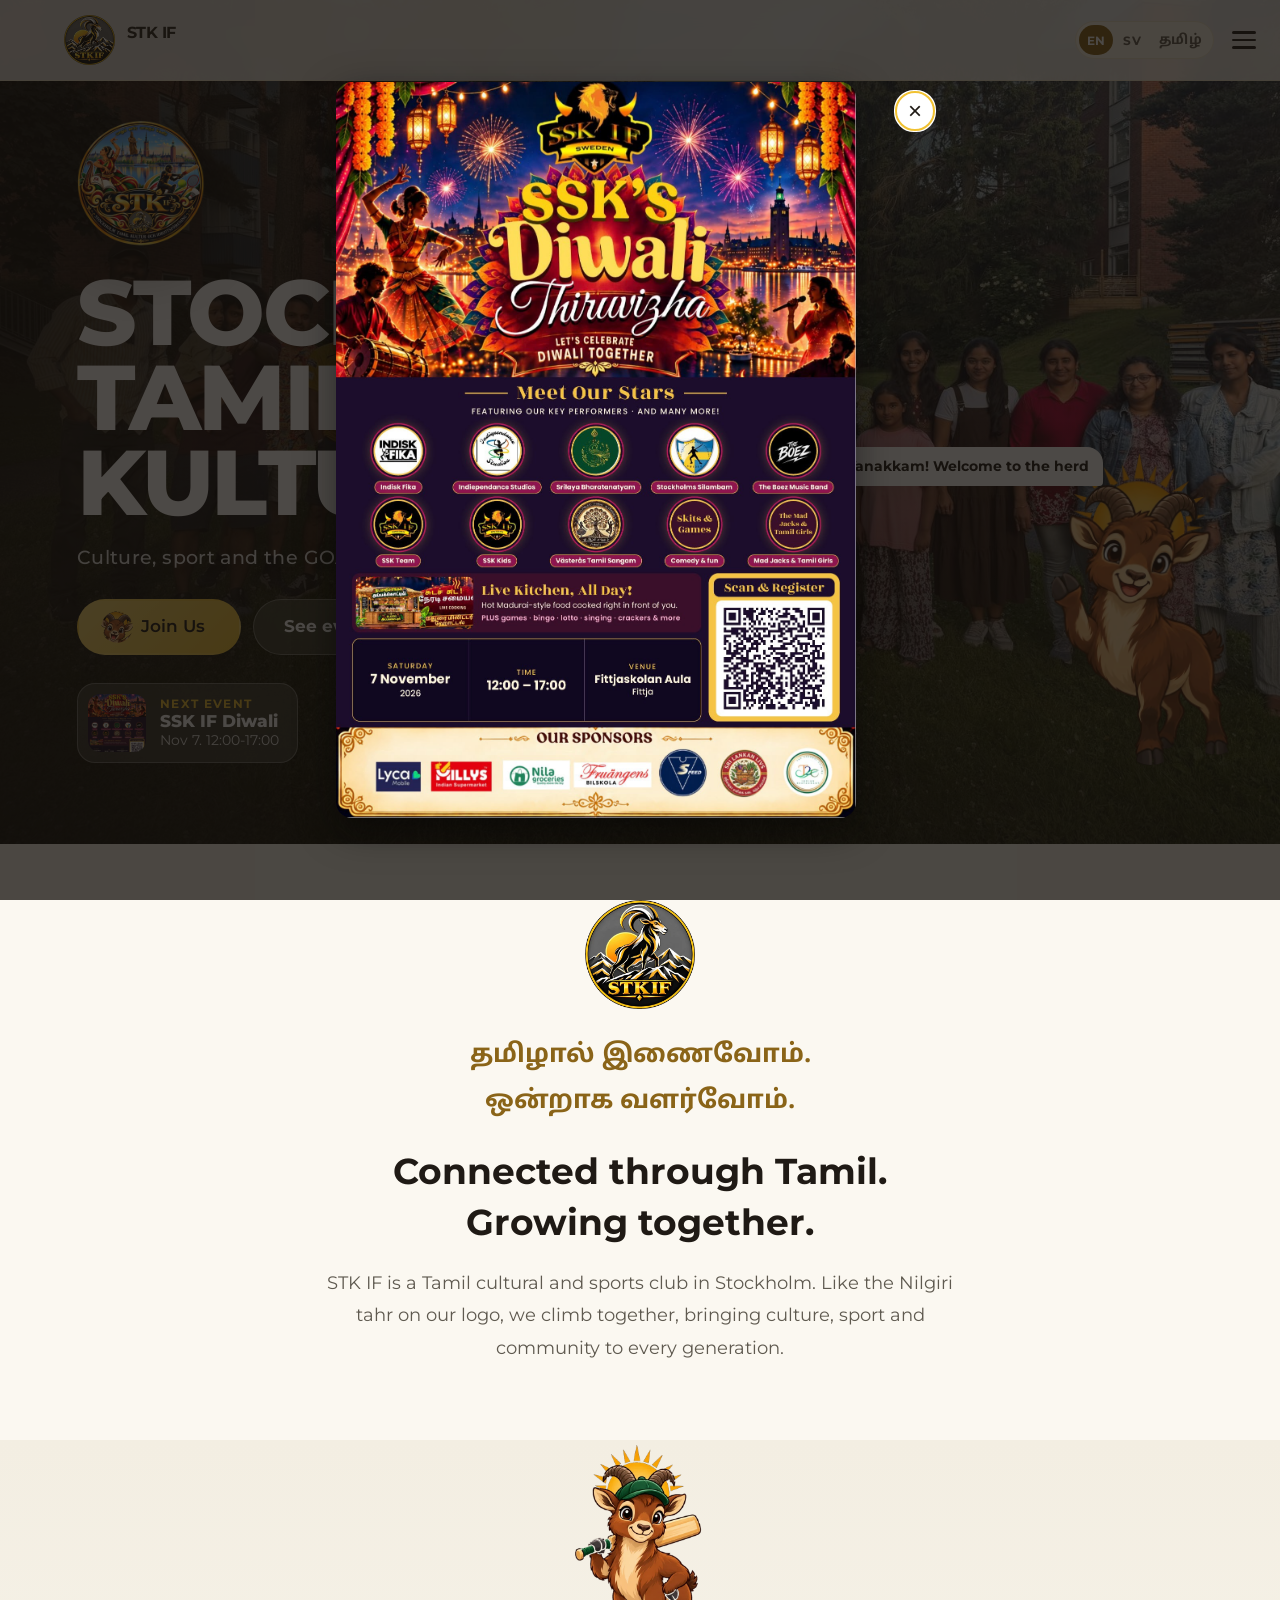
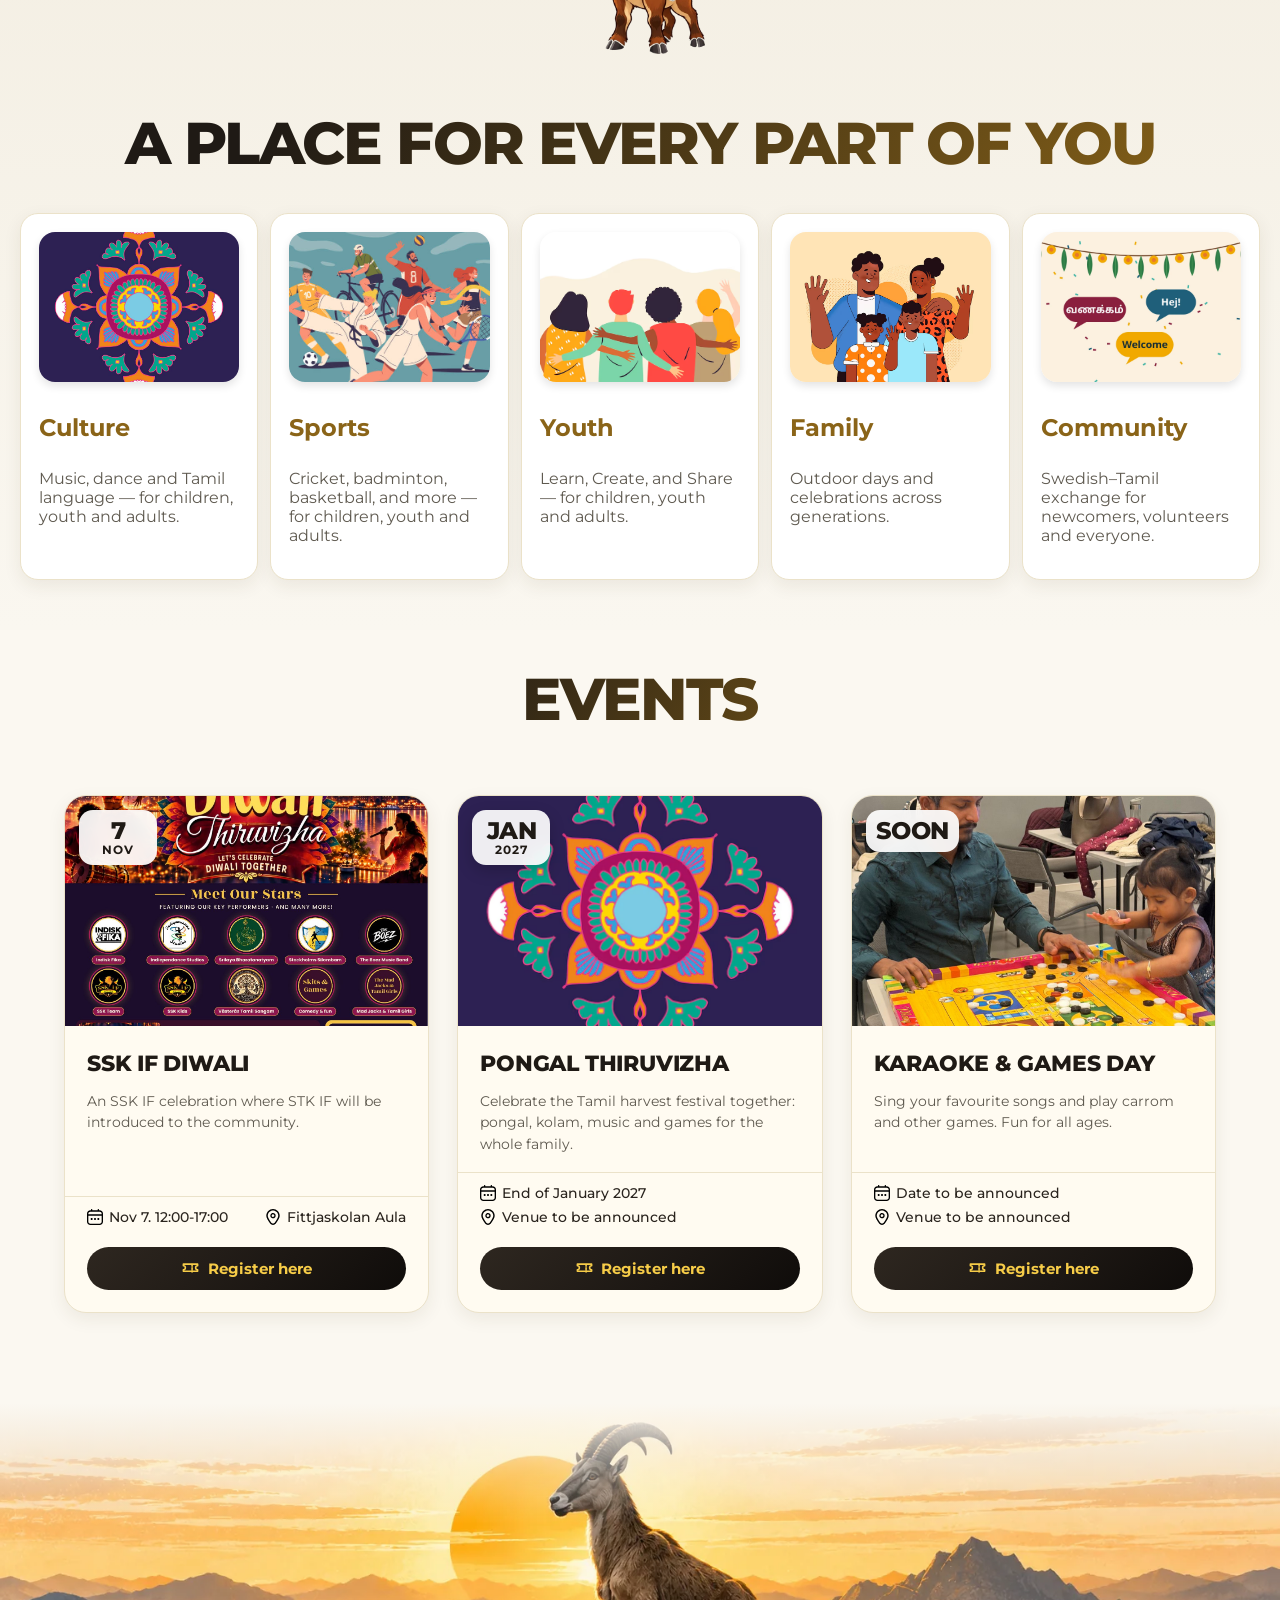
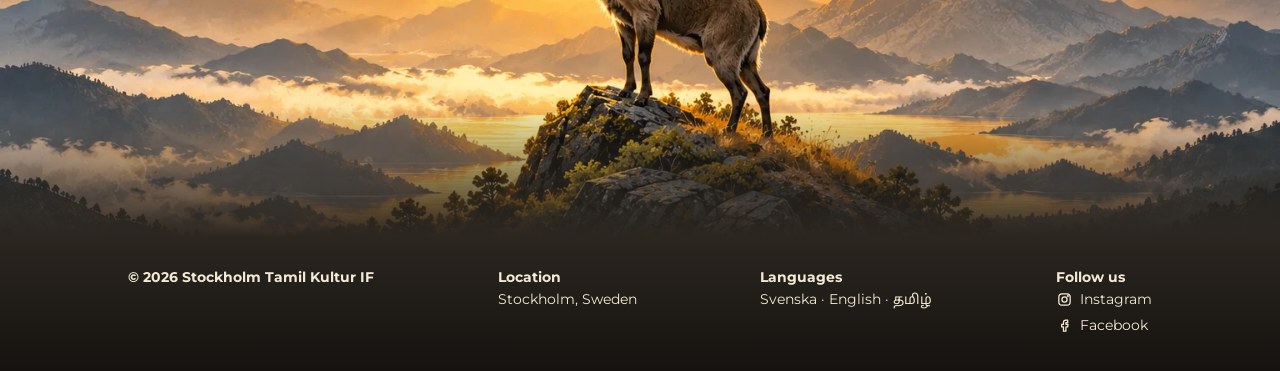
<file: index.html>
<!DOCTYPE html>
<html lang="en">
<head>
    <meta charset="UTF-8">
    <meta name="viewport" content="width=device-width, initial-scale=1.0">
    <title>Stockholm Tamil Kultur &amp; IF | Tamil community in Stockholm, Sweden</title>
    <meta name="description" content="Tamil cultural and sports club in Stockholm. Events, Tamil classes, cricket, carrom and family days for the Tamil community in Sweden. Everyone is welcome.">
    <meta property="og:type" content="website">
    <meta property="og:site_name" content="Stockholm Tamil Kultur IF">
    <meta property="og:title" content="Stockholm Tamil Kultur &amp; IF | Tamil community in Stockholm, Sweden">
    <meta property="og:description" content="Tamil cultural and sports club in Stockholm. Events, Tamil classes, cricket, carrom and family days for the Tamil community in Sweden. Everyone is welcome.">
    <link rel="canonical" href="https://teamraat.github.io/STK-IF/">
    <meta property="og:url" content="https://teamraat.github.io/STK-IF/">
    <meta property="og:image" content="https://teamraat.github.io/STK-IF/images/og-image.jpg">
    <meta property="og:image:width" content="1200">
    <meta property="og:image:height" content="630">
    <meta name="twitter:card" content="summary_large_image">
    <script type="application/ld+json">
    {
        "@context": "https://schema.org",
        "@type": "SportsOrganization",
        "name": "Stockholm Tamil Kultur och Idrottsförening",
        "alternateName": ["Stockholm Tamil Kultur & IF", "STK IF"],
        "description": "Tamil cultural and sports club for the Tamil community in Stockholm, Sweden.",
        "url": "https://teamraat.github.io/STK-IF/",
        "logo": "https://teamraat.github.io/STK-IF/images/logo.webp",
        "image": "https://teamraat.github.io/STK-IF/images/og-image.jpg",
        "address": { "@type": "PostalAddress", "addressLocality": "Stockholm", "addressCountry": "SE" },
        "areaServed": ["Stockholm", "Sweden"],
        "knowsLanguage": ["ta", "sv", "en"],
        "sameAs": ["https://www.instagram.com/sskvibessweden", "https://www.facebook.com/StockholmSuperKings"]
    }
    </script>
    <link rel="stylesheet" href="css/shared-styles.css?v=20261027-3">
    <link rel="stylesheet" href="css/index-styles.css?v=20261027-3">
    <link rel="stylesheet" href="css/events-styles.css?v=20261027-3">
    <link rel="stylesheet" href="css/poster-styles.css?v=20261027-3">
    <link rel="icon" type="image/png" href="images/favicon.png">
    <link rel="stylesheet" href="css/modern.css?v=20261027-3">
    <link rel="stylesheet" href="css/theme.css?v=20261027-3" id="theme-css">
    <link rel="stylesheet" href="css/mascots.css?v=20261027-3">
    <link rel="stylesheet" href="css/refresh.css?v=20261027-3">
</head>
<body>

<!-- Event poster popup -->
<div id="poster-overlay"></div>

<!-- Header-->

    <header>
        <div id="logo">
            <a class="logo-link" href="index.html" aria-label="STK IF home page">
                <img src="images/logo.webp" alt="Stockholm Tamil Kultur IF Logo">
                <h1>STK IF</h1>
            </a>
            <img id="hamburguer-buttom"src="images/hamburg.button.svg" alt="Hamburger menu button">

        </div>
        <ul>
            <li><a href="index.html">Home</a></li>
            <li>|</li>
            <li><a href="events.html">Events</a></li>
            <li>|</li>
            <li><a href="about.html">About</a></li>
            <li>|</li>
            <li><a href="gallery.html">Gallery</a></li>
            <li>|</li>
            <li><a href="learn-tamil.html">Learn Tamil</a></li>
            <li>|</li>
            <li><a href="members.html">Members</a></li>
            <li>|</li>
            <li><a href="sponsors.html">Sponsors</a></li>
            <li>|</li>
            <li><a href="joinus.html">Join Us</a></li>
        </ul>

    </header>

<!-- Hero Image-->
    <section id="hero">
        <div class="hero-slideshow" aria-hidden="true"></div>
        <div class="hero-container">
            <span class="hero-crest-wrap"><img class="hero-crest" src="images/hero-logo.webp" alt="Stockholm Tamil Kultur och Idrottsförening crest"></span>
            <h1 class="hero-title" data-no-translate>Stockholm Tamil Kultur &amp; IF</h1>
            <p class="hero-subtitle">Culture, sport and the GOATed Tamil community in Stockholm</p>

            <div class="hero-buttons">
                <a class="button button-register" href="joinus.html">Join Us</a>
                <a class="button button-ghost" href="events.html">See events</a>
            </div>

            <a class="hero-next-event" href="events.html">
                <img src="posters/poster-1.jpg" alt="">
                <div class="hero-next-text">
                    <div class="hero-next-label">Next event</div>
                    <div class="hero-next-title">SSK IF Diwali</div>
                    <div class="hero-next-date">Nov 7. 12:00-17:00</div>
                </div>
            </a>
        </div>

        <!-- Mascot: the Nilgiri tahr says hello (pictures in the "mascots" folder) -->
        <div class="hero-mascot" data-mascot="home-hero">
            <span class="mascot-bubble">Vanakkam! Welcome to the herd</span>
        </div>
    </section>
<!-- Main Content -->

  <main id="index">

    <!-- About -->

    <section id="about">

        <div class="about-introduction">
            <img id="logo-main-aboutsection" src="images/logo.webp" alt="Stockholm Tamil Kultur IF Logo">
            <h2 class="tamil-heading" lang="ta"> தமிழால் இணைவோம்.<br>ஒன்றாக வளர்வோம்.</h2>

            <h2 class="introduction-heading">Connected through Tamil.<br>Growing together.</h2>

            <p class="about-description">STK IF is a Tamil cultural and sports club in Stockholm. Like the Nilgiri tahr on our logo, we climb together, bringing culture, sport and community to every generation.</p>
        </div>
    </section>

    <!-- Activities -->

    <section id="activities">

        <span class="activities-mascot" data-mascot="home-activities"></span>
        <h1>A place for every part of you</h1>

        <div class="activity-card-container">
            <div class="activity-card">
            <img src="images/culture.avif" alt="Culture" class="activity-card-image">
            <h2>Culture</h2>
            <p>Music, dance and Tamil language — for children, youth and adults.</p>
        </div>

        <div class="activity-card">
            <img src="images/sports.jpg" alt="Sports" class="activity-card-image">
            <h2>Sports</h2>
            <p>Cricket, badminton, basketball, and more — for children, youth and adults.</p>
        </div>

        <div class="activity-card">
            <img src="images/youth.avif" alt="Youth" class="activity-card-image">
            <h2>Youth</h2>
            <p>Learn, Create, and Share — for children, youth and adults.</p>
        </div>

        <div class="activity-card">
            <img src="images/family.avif" alt="Family" class="activity-card-image">
            <h2>Family</h2>
            <p>Outdoor days and celebrations across generations.</p>
        </div>

        <div class="activity-card">
            <img src="images/community.webp" alt="Community" class="activity-card-image">
            <h2>Community</h2>
            <p>Swedish–Tamil exchange for newcomers, volunteers and everyone.</p>
        </div>

    </section>

    <!-- Events -->

    <section id="events-header">
        <h1 id="events-h2">Events</h1>
    </section>

        <!-- Events Cards Grid -->
        <section id="events">
            <div class="div-all-event-cards">

                <!-- Card 1 -->
                <div class="event-card-container">
                    <span class="card-date" data-no-translate><b>7</b>NOV</span>
                    <img class="event-card-image event-card-poster" src="posters/poster-1.jpg" alt="SSK IF Diwali">
                    <div class="card-txt-container">
                        <h2 class="card-title">SSK IF DIWALI</h2>
                        <p class="card-txt">An SSK IF celebration where STK IF will be introduced to the community.</p>
                    </div>
                    <div class="card-time-hour-container">
                        <div class="card-svg-container">
                            <img class="card-calendar-svg" src="images/fi-rr-calendar.svg" alt="Calendar icon">
                            <p class="card-hour">Nov 7. 12:00-17:00</p>
                        </div>
                        <div class="card-svg-container">
                            <img class="card-place-svg" src="images/fi-rr-marker.svg" alt="Location icon">
                            <p class="card-place">Fittjaskolan Aula</p>
                        </div>
                    </div>
                    <a class="card-button" href="joinus.html">Register here</a>
                </div>

                <!-- Card 2 -->
                <div class="event-card-container">
                    <span class="card-date" data-no-translate><b>JAN</b>2027</span>
                    <img class="event-card-image" src="images/culture.avif" alt="Pongal Thiruvizha">
                    <div class="card-txt-container">
                        <h2 class="card-title">PONGAL THIRUVIZHA</h2>
                        <p class="card-txt">Celebrate the Tamil harvest festival together: pongal, kolam, music and games for the whole family.</p>
                    </div>
                    <div class="card-time-hour-container">
                        <div class="card-svg-container">
                            <img class="card-calendar-svg" src="images/fi-rr-calendar.svg" alt="Calendar icon">
                            <p class="card-hour">End of January 2027</p>
                        </div>
                        <div class="card-svg-container">
                            <img class="card-place-svg" src="images/fi-rr-marker.svg" alt="Location icon">
                            <p class="card-place">Venue to be announced</p>
                        </div>
                    </div>
                    <a class="card-button" href="joinus.html">Register here</a>
                </div>

                <!-- Card 3 -->
                <div class="event-card-container">
                    <span class="card-date"><b>Soon</b></span>
                    <img class="event-card-image" src="images/carrom-3.jpg" alt="Karaoke and Games Day">
                    <div class="card-txt-container">
                        <h2 class="card-title">KARAOKE &amp; GAMES DAY</h2>
                        <p class="card-txt">Sing your favourite songs and play carrom and other games. Fun for all ages.</p>
                    </div>
                    <div class="card-time-hour-container">
                        <div class="card-svg-container">
                            <img class="card-calendar-svg" src="images/fi-rr-calendar.svg" alt="Calendar icon">
                            <p class="card-hour">Date to be announced</p>
                        </div>
                        <div class="card-svg-container">
                            <img class="card-place-svg" src="images/fi-rr-marker.svg" alt="Location icon">
                            <p class="card-place">Venue to be announced</p>
                        </div>
                    </div>
                    <a class="card-button" href="joinus.html">Register here</a>
                </div>

            </div>
        </section>
</main>

    <footer id="footer-eventpage">
        <div id="footer-container">
            <ul id="footer-copyright">
                <li class="footer-heading">© 2026 Stockholm Tamil Kultur IF</li>
            </ul>

            <ul id="footer-info">
                <li class="footer-heading">Location</li>
                <li>Stockholm, Sweden</li>
            </ul>


            <ul>
                <li class="footer-heading">Languages</li>
                <li><span lang="sv"></span>Svenska · English · <span lang="ta">தமிழ்</span></li>
            </ul>
            <ul id="footer-social">
                <li class="footer-heading">Follow us</li>
                <li><a href="https://www.instagram.com/sskvibessweden" target="_blank" rel="noopener" data-icon="instagram">Instagram</a></li>
                <li><a href="https://www.facebook.com/StockholmSuperKings" target="_blank" rel="noopener" data-icon="facebook">Facebook</a></li>
            </ul>
        </div>

    </footer>

    <script src="js/slideshow.js?v=20261027-3"></script>
    <script src="js/hero-intro.js?v=20261027-3"></script>
    <script src="js/poster.js?v=20261027-3"></script>
    <script src="lang/languages.js?v=20261027-3"></script>
    <script src="js/i18n.js?v=20261027-3"></script>
    <script src="mascots/mascot-list.js?v=20261027-3"></script>
    <script src="js/site.js?v=20261027-3"></script>
</body>
</html>
</file>
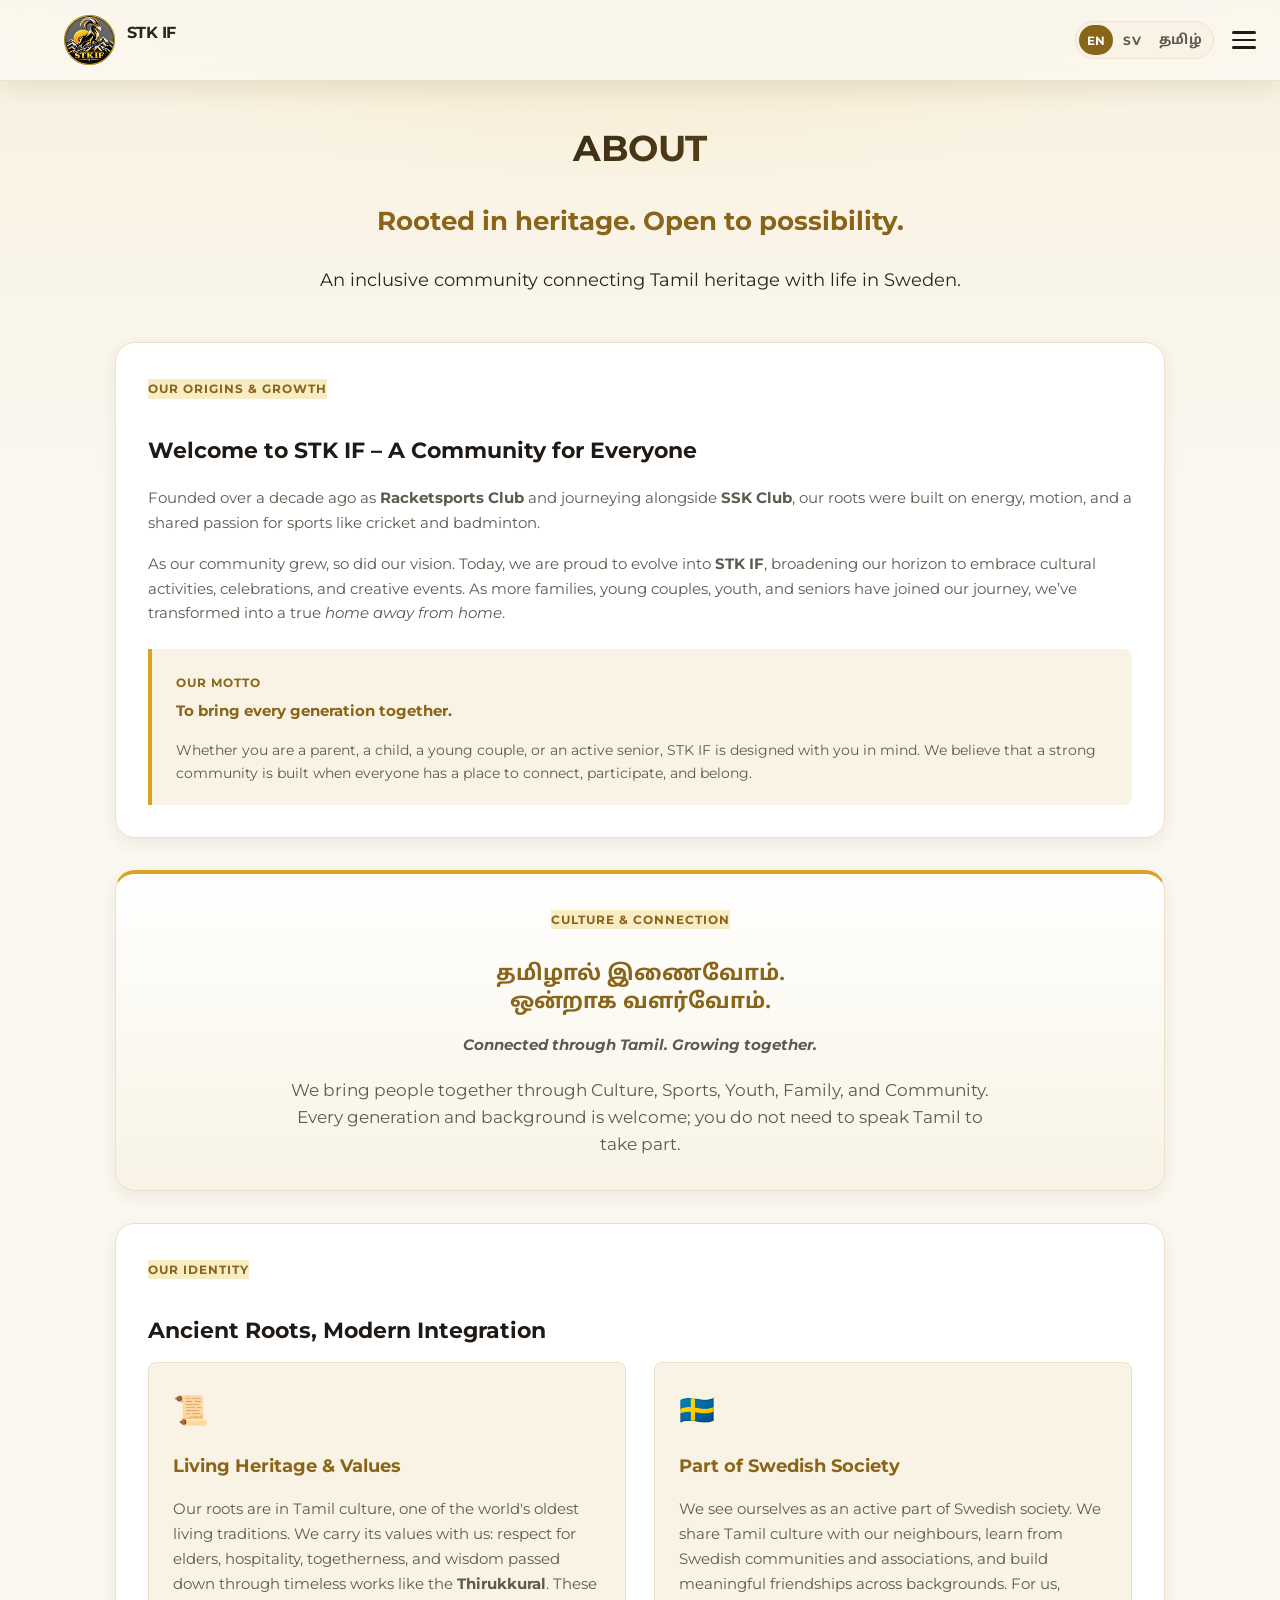
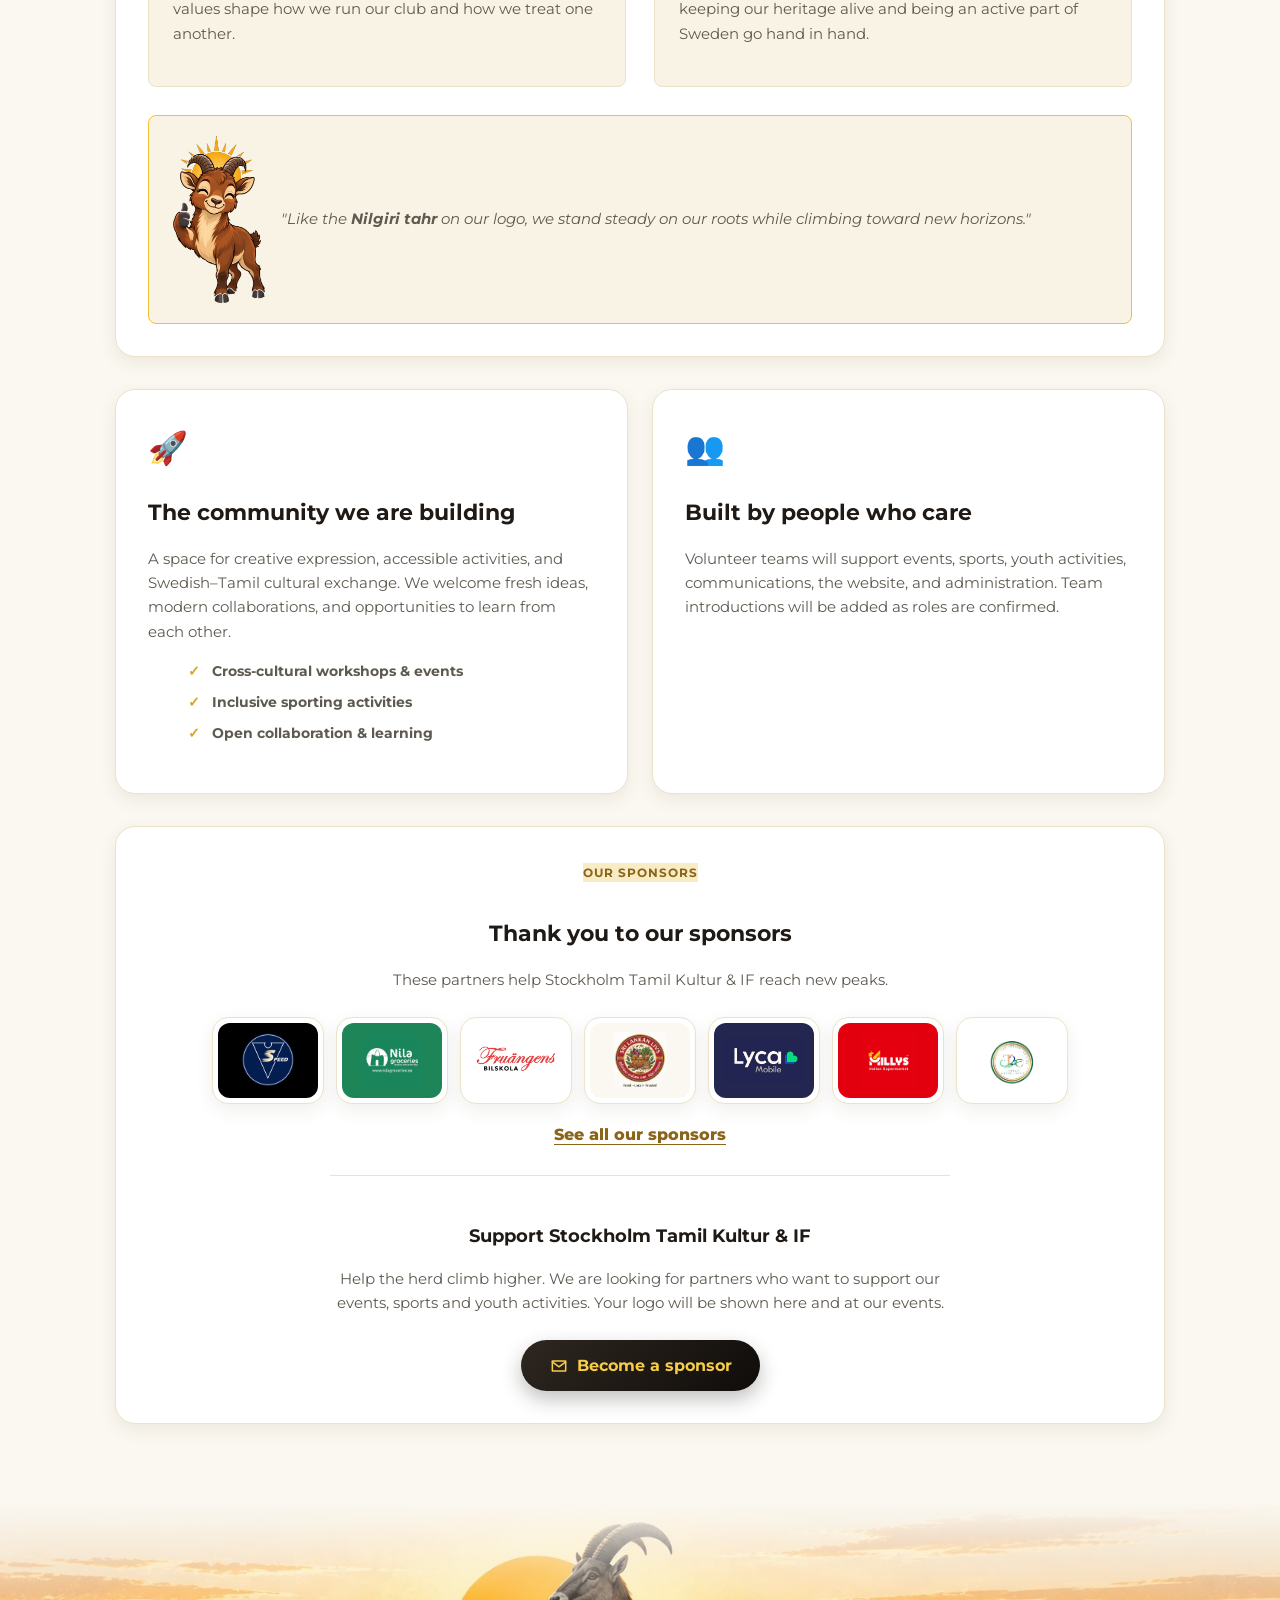
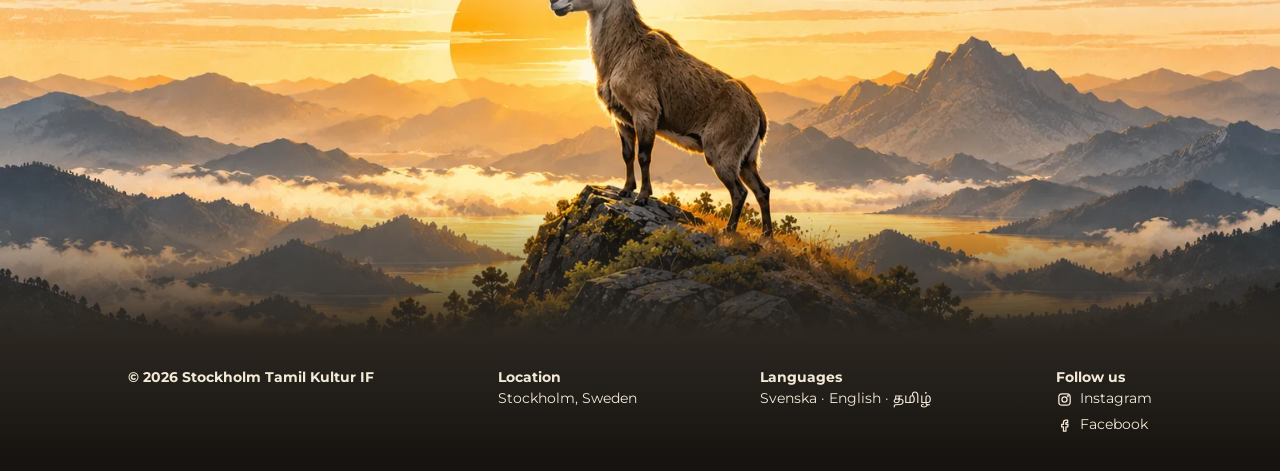
<file: about.html>
<!DOCTYPE html>
<html lang="en">
<head>
    <meta charset="UTF-8">
    <meta name="viewport" content="width=device-width, initial-scale=1.0">
    <title>About us | Stockholm Tamil Kultur &amp; IF</title>
    <meta name="description" content="Stockholm Tamil Kultur &amp; IF is a Tamil cultural and sports club bringing the Tamil community in Stockholm together.">
    <meta property="og:type" content="website">
    <meta property="og:site_name" content="Stockholm Tamil Kultur IF">
    <meta property="og:title" content="About us | Stockholm Tamil Kultur &amp; IF">
    <meta property="og:description" content="Stockholm Tamil Kultur &amp; IF is a Tamil cultural and sports club bringing the Tamil community in Stockholm together.">
    <link rel="canonical" href="https://teamraat.github.io/STK-IF/about.html">
    <meta property="og:url" content="https://teamraat.github.io/STK-IF/about.html">
    <meta property="og:image" content="https://teamraat.github.io/STK-IF/images/og-image.jpg">
    <meta property="og:image:width" content="1200">
    <meta property="og:image:height" content="630">
    <meta name="twitter:card" content="summary_large_image">
    <link rel="stylesheet" href="css/shared-styles.css?v=20261027-3">
    <link rel="stylesheet" href="css/about-styles.css?v=20261027-3">
    <link rel="icon" type="image/png" href="images/favicon.png">
    <link rel="stylesheet" href="css/modern.css?v=20261027-3">
    <link rel="stylesheet" href="css/theme.css?v=20261027-3" id="theme-css">
    <link rel="stylesheet" href="css/mascots.css?v=20261027-3">
    <link rel="stylesheet" href="css/refresh.css?v=20261027-3">
</head>
<body>

<!-- Header-->

    <header>
        <div id="logo">
            <a class="logo-link" href="index.html" aria-label="STK IF home page">
                <img src="images/logo.webp" alt="Stockholm Tamil Kultur IF Logo">
                <h1>STK IF</h1>
            </a>
        </div>
        <ul>
            <li><a href="index.html">Home</a></li>
            <li>|</li>
            <li><a href="events.html">Events</a></li>
            <li>|</li>
            <li><a href="about.html">About</a></li>
            <li>|</li>
            <li><a href="gallery.html">Gallery</a></li>
            <li>|</li>
            <li><a href="learn-tamil.html">Learn Tamil</a></li>
            <li>|</li>
            <li><a href="members.html">Members</a></li>
            <li>|</li>
            <li><a href="sponsors.html">Sponsors</a></li>
            <li>|</li>
            <li><a href="joinus.html">Join Us</a></li>
        </ul>
        <img id="hamburguer-buttom" src="images/hamburg.button.svg" alt="Hamburger menu button">

    </header>


    <main id="about-page">
    <section class="about-section">
        <div class="about-content">
           <section class="about-header">
            <h1 id="about-h1">ABOUT</h1>
            </section>
            <h2>Rooted in heritage. Open to possibility.</h2>
            <p class="about-lead">An inclusive community connecting Tamil heritage with life in Sweden.</p>
        </div>
    </section>

    <section id="main-container">

        <section id="history" class="card history-card">
            <div class="card-badge">Our Origins & Growth</div>
            <h2>Welcome to STK IF – A Community for Everyone</h2>
            
            <p class="lead-text">
                Founded over a decade ago as <strong>Racketsports Club</strong> and journeying alongside <strong>SSK Club</strong>, our roots were built on energy, motion, and a shared passion for sports like cricket and badminton.
            </p>
            
            <p>
                As our community grew, so did our vision. Today, we are proud to evolve into <strong>STK IF</strong>, broadening our horizon to embrace cultural activities, celebrations, and creative events. As more families, young couples, youth, and seniors have joined our journey, we’ve transformed into a true <em>home away from home</em>.
            </p>

            <div class="motto-banner">
                <span class="motto-label">Our Motto</span>
                <p class="motto-quote">To bring every generation together.</p>
                <p class="motto-sub">Whether you are a parent, a child, a young couple, or an active senior, STK IF is designed with you in mind. We believe that a strong community is built when everyone has a place to connect, participate, and belong.</p>
            </div>
        </section>

        <section id="motto" class="card motto-card">
            <div class="motto-badge">Culture & Connection</div>
            <h2 class="tamil-text" lang="ta">தமிழால் இணைவோம்.<br>ஒன்றாக வளர்வோம்.</h2>
            <p class="translation">Connected through Tamil. Growing together.</p>
            <p class="description">
                We bring people together through Culture, Sports, Youth, Family, and Community. Every generation and background is welcome; you do not need to speak Tamil to take part.
            </p>
        </section>

        <section id="heritage" class="card heritage-card">
            <div class="card-badge">Our Identity</div>
            <h2>Ancient Roots, Modern Integration</h2>
            
            <div class="heritage-grid">
                <div class="heritage-item">
                    <div class="heritage-icon">📜</div>
                    <h3>Living Heritage & Values</h3>
                    <p>
                        Our roots are in Tamil culture, one of the world's oldest living traditions. We carry its values with us: respect for elders, hospitality, togetherness, and wisdom passed down through timeless works like the <strong>Thirukkural</strong>. These values shape how we run our club and how we treat one another.
                    </p>
                </div>

                <div class="heritage-item">
                    <div class="heritage-icon">🇸🇪</div>
                    <h3>Part of Swedish Society</h3>
                    <p>
                        We see ourselves as an active part of Swedish society. We share Tamil culture with our neighbours, learn from Swedish communities and associations, and build meaningful friendships across backgrounds. For us, keeping our heritage alive and being an active part of Sweden go hand in hand.
                    </p>
                </div>
            </div>

            <div class="emblem-box">
                <span class="emblem-mascot" data-mascot="about-emblem"></span>
                <p class="emblem-quote">
                    "Like the <strong>Nilgiri tahr</strong> on our logo, we stand steady on our roots while climbing toward new horizons."
                </p>
            </div>
        </section>

        <div class="grid-two-col">

            <section class="card">
                <div class="card-icon">🚀</div>
                <h2>The community we are building</h2>
                <p>
                    A space for creative expression, accessible activities, and Swedish–Tamil cultural exchange. We welcome fresh ideas, modern collaborations, and opportunities to learn from each other.
                </p>
                <ul class="feature-list">
                    <li>Cross-cultural workshops & events</li>
                    <li>Inclusive sporting activities</li>
                    <li>Open collaboration & learning</li>
                </ul>
            </section>

            <section class="card">
                <div class="card-icon">👥</div>
                <h2>Built by people who care</h2>
                <p>
                    Volunteer teams will support events, sports, youth activities, communications, the website, and administration. Team introductions will be added as roles are confirmed.
                </p>
            </section>

        </div>

        <!-- Sponsors: the logos come from the "sponsors" folder. See sponsors/README.md to add one. -->
        <section id="sponsors" class="card sponsors-card sponsors-block">
            <div class="card-badge">Our Sponsors</div>
            <div class="sponsors-thanks">
                <h2>Thank you to our sponsors</h2>
                <p>These partners help Stockholm Tamil Kultur &amp; IF reach new peaks.</p>
                <div class="sponsor-grid" id="sponsor-grid"></div>
                <a class="sponsors-more" href="sponsors.html">See all our sponsors</a>
            </div>
            <div class="sponsor-cta">
                <h2 class="sponsor-cta-title">Support Stockholm Tamil Kultur &amp; IF</h2>
                <p>Help the herd climb higher. We are looking for partners who want to support our events, sports and youth activities. Your logo will be shown here and at our events.</p>
                <a class="button button-primary" data-icon="email" href="mailto:stockholmtamilkultur@gmail.com?subject=Sponsoring%20STK%20IF">Become a sponsor</a>
            </div>
        </section>

    </main>

    <footer id="footer-aboutpage">
        <div id="footer-container">
            <ul id="footer-copyright">
                <li class="footer-heading">© 2026 Stockholm Tamil Kultur IF</li>
            </ul>

            <ul id="footer-info">
                <li class="footer-heading">Location</li>
                <li>Stockholm, Sweden</li>
            </ul>


            <ul>
                <li class="footer-heading">Languages</li>
                <li><span lang="sv"></span>Svenska · English · <span lang="ta">தமிழ்</span></li>
            </ul>
            <ul id="footer-social">
                <li class="footer-heading">Follow us</li>
                <li><a href="https://www.instagram.com/sskvibessweden" target="_blank" rel="noopener" data-icon="instagram">Instagram</a></li>
                <li><a href="https://www.facebook.com/StockholmSuperKings" target="_blank" rel="noopener" data-icon="facebook">Facebook</a></li>
            </ul>
        </div>

    </footer>
    <script src="sponsors/sponsors-list.js?v=20261027-3"></script>
    <script src="js/sponsors.js?v=20261027-3"></script>
    <script src="lang/languages.js?v=20261027-3"></script>
    <script src="js/i18n.js?v=20261027-3"></script>
    <script src="mascots/mascot-list.js?v=20261027-3"></script>
    <script src="js/site.js?v=20261027-3"></script>
</body>
</html>
</file>
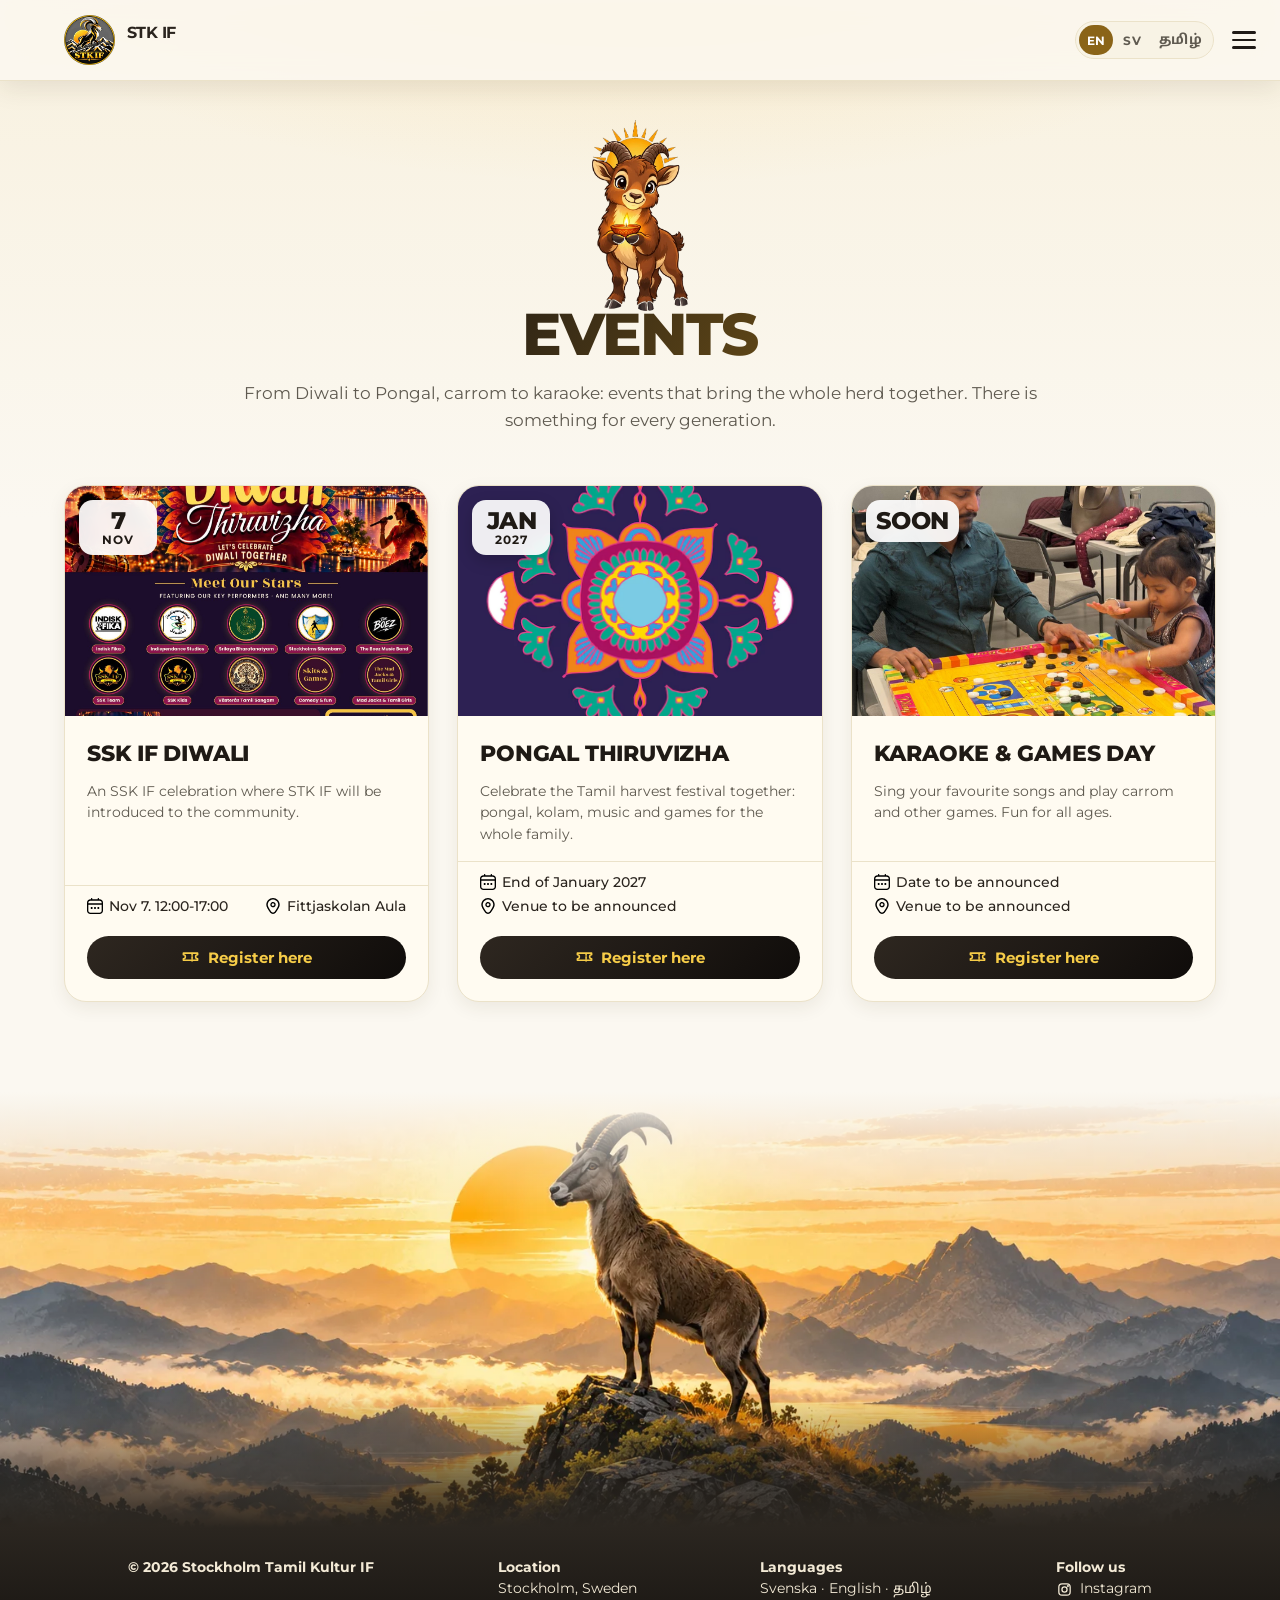
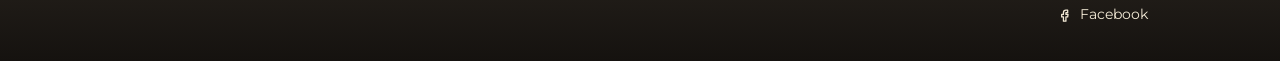
<file: events.html>
<!DOCTYPE html>
<html lang="en">
<head>
    <meta charset="UTF-8">
    <meta name="viewport" content="width=device-width, initial-scale=1.0">
    <title>Tamil events in Stockholm | Stockholm Tamil Kultur &amp; IF</title>
    <meta name="description" content="Upcoming Tamil events in Stockholm: Diwali, Pongal Thiruvizha, karaoke and games days for Tamils in Sweden and friends.">
    <meta property="og:type" content="website">
    <meta property="og:site_name" content="Stockholm Tamil Kultur IF">
    <meta property="og:title" content="Tamil events in Stockholm | Stockholm Tamil Kultur &amp; IF">
    <meta property="og:description" content="Upcoming Tamil events in Stockholm: Diwali, Pongal Thiruvizha, karaoke and games days for Tamils in Sweden and friends.">
    <link rel="canonical" href="https://teamraat.github.io/STK-IF/events.html">
    <meta property="og:url" content="https://teamraat.github.io/STK-IF/events.html">
    <meta property="og:image" content="https://teamraat.github.io/STK-IF/images/og-image.jpg">
    <meta property="og:image:width" content="1200">
    <meta property="og:image:height" content="630">
    <meta name="twitter:card" content="summary_large_image">
    <link rel="stylesheet" href="css/shared-styles.css?v=20261027-3">
    <link rel="stylesheet" href="css/events-styles.css?v=20261027-3">
    <link rel="icon" type="image/png" href="images/favicon.png">
    <link rel="stylesheet" href="css/modern.css?v=20261027-3">
    <link rel="stylesheet" href="css/theme.css?v=20261027-3" id="theme-css">
    <link rel="stylesheet" href="css/mascots.css?v=20261027-3">
    <link rel="stylesheet" href="css/refresh.css?v=20261027-3">
</head>
<body>

    <!-- Header Navigation -->
    <header>
        <div id="logo">
            <a class="logo-link" href="index.html" aria-label="STK IF home page">
                <img src="images/logo.webp" alt="Stockholm Tamil Kultur IF Logo">
                <h1>STK IF</h1>
            </a>
        </div>
        <nav>
            <ul class="nav-links">
                <li><a href="index.html">Home</a></li>
                <li class="divider">|</li>
                <li><a href="events.html" class="active">Events</a></li>
                <li class="divider">|</li>
                <li><a href="about.html">About</a></li>
                <li class="divider">|</li>
                <li><a href="gallery.html">Gallery</a></li>
                <li class="divider">|</li>
                <li><a href="learn-tamil.html">Learn Tamil</a></li>
                <li class="divider">|</li>
                <li><a href="members.html">Members</a></li>
                <li class="divider">|</li>
                <li><a href="sponsors.html">Sponsors</a></li>
                <li class="divider">|</li>
                <li><a href="joinus.html">Join Us</a></li>
            </ul>
            <img id="hamburguer-buttom" src="images/hamburg.button.svg" alt="Hamburger menu button">

        </nav>
    </header>

    <main id="events-page">

        <!-- Hero / Section Header -->
        <section id="events-header">
            <span class="heading-mascot" data-mascot="events-heading"></span>
            <h1 id="events-h1">EVENTS</h1>
            <p>
                From Diwali to Pongal, carrom to karaoke: events that bring the whole herd together. There is something for every generation.
            </p>
        </section>

        <!-- Events Cards Grid -->
        <section id="events">
            <div class="div-all-event-cards">

                <!-- Card 1 -->
                <div class="event-card-container">
                    <span class="card-date" data-no-translate><b>7</b>NOV</span>
                    <img class="event-card-image event-card-poster" src="posters/poster-1.jpg" alt="SSK IF Diwali">
                    <div class="card-txt-container">
                        <h2 class="card-title">SSK IF DIWALI</h2>
                        <p class="card-txt">An SSK IF celebration where STK IF will be introduced to the community.</p>
                    </div>
                    <div class="card-time-hour-container">
                        <div class="card-svg-container">
                            <img class="card-calendar-svg" src="images/fi-rr-calendar.svg" alt="Calendar icon">
                            <p class="card-hour">Nov 7. 12:00-17:00</p>
                        </div>
                        <div class="card-svg-container">
                            <img class="card-place-svg" src="images/fi-rr-marker.svg" alt="Location icon">
                            <p class="card-place">Fittjaskolan Aula</p>
                        </div>
                    </div>
                    <a class="card-button" href="joinus.html">Register here</a>
                </div>

                <!-- Card 2 -->
                <div class="event-card-container">
                    <span class="card-date" data-no-translate><b>JAN</b>2027</span>
                    <img class="event-card-image" src="images/culture.avif" alt="Pongal Thiruvizha">
                    <div class="card-txt-container">
                        <h2 class="card-title">PONGAL THIRUVIZHA</h2>
                        <p class="card-txt">Celebrate the Tamil harvest festival together: pongal, kolam, music and games for the whole family.</p>
                    </div>
                    <div class="card-time-hour-container">
                        <div class="card-svg-container">
                            <img class="card-calendar-svg" src="images/fi-rr-calendar.svg" alt="Calendar icon">
                            <p class="card-hour">End of January 2027</p>
                        </div>
                        <div class="card-svg-container">
                            <img class="card-place-svg" src="images/fi-rr-marker.svg" alt="Location icon">
                            <p class="card-place">Venue to be announced</p>
                        </div>
                    </div>
                    <a class="card-button" href="joinus.html">Register here</a>
                </div>

                <!-- Card 3 -->
                <div class="event-card-container">
                    <span class="card-date"><b>Soon</b></span>
                    <img class="event-card-image" src="images/carrom-3.jpg" alt="Karaoke and Games Day">
                    <div class="card-txt-container">
                        <h2 class="card-title">KARAOKE &amp; GAMES DAY</h2>
                        <p class="card-txt">Sing your favourite songs and play carrom and other games. Fun for all ages.</p>
                    </div>
                    <div class="card-time-hour-container">
                        <div class="card-svg-container">
                            <img class="card-calendar-svg" src="images/fi-rr-calendar.svg" alt="Calendar icon">
                            <p class="card-hour">Date to be announced</p>
                        </div>
                        <div class="card-svg-container">
                            <img class="card-place-svg" src="images/fi-rr-marker.svg" alt="Location icon">
                            <p class="card-place">Venue to be announced</p>
                        </div>
                    </div>
                    <a class="card-button" href="joinus.html">Register here</a>
                </div>

            </div>
        </section>

    </main>

    <!-- Footer -->
    <footer id="footer-eventpage">
        <div id="footer-container">
            <ul id="footer-copyright">
                <li class="footer-heading">© 2026 Stockholm Tamil Kultur IF</li>
            </ul>

            <ul id="footer-info">
                <li class="footer-heading">Location</li>
                <li>Stockholm, Sweden</li>
            </ul>


            <ul>
                <li class="footer-heading">Languages</li>
                <li>Svenska · English · <span lang="ta">தமிழ்</span></li>
            </ul>
            <ul id="footer-social">
                <li class="footer-heading">Follow us</li>
                <li><a href="https://www.instagram.com/sskvibessweden" target="_blank" rel="noopener" data-icon="instagram">Instagram</a></li>
                <li><a href="https://www.facebook.com/StockholmSuperKings" target="_blank" rel="noopener" data-icon="facebook">Facebook</a></li>
            </ul>
        </div>
    </footer>

    <script src="lang/languages.js?v=20261027-3"></script>
    <script src="js/i18n.js?v=20261027-3"></script>
    <script src="mascots/mascot-list.js?v=20261027-3"></script>
    <script src="js/site.js?v=20261027-3"></script>
</body>
</html>
</file>
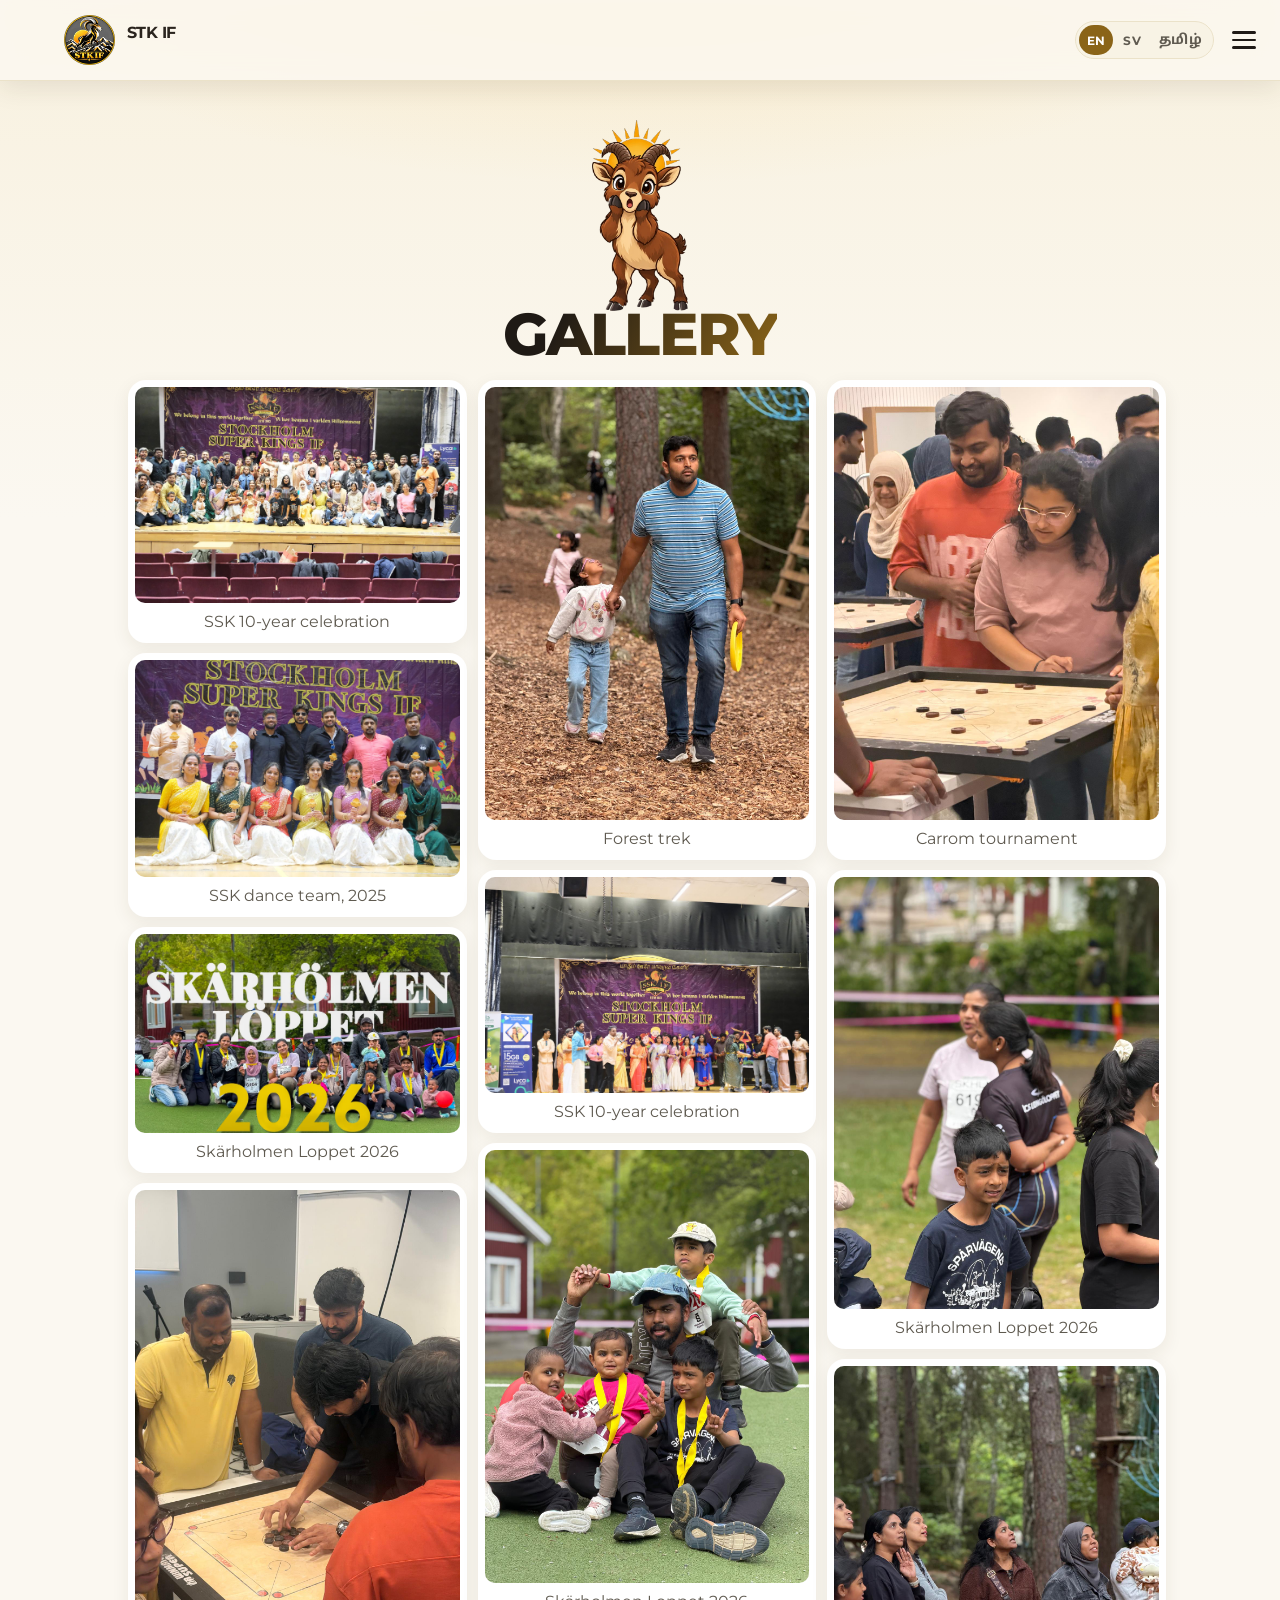
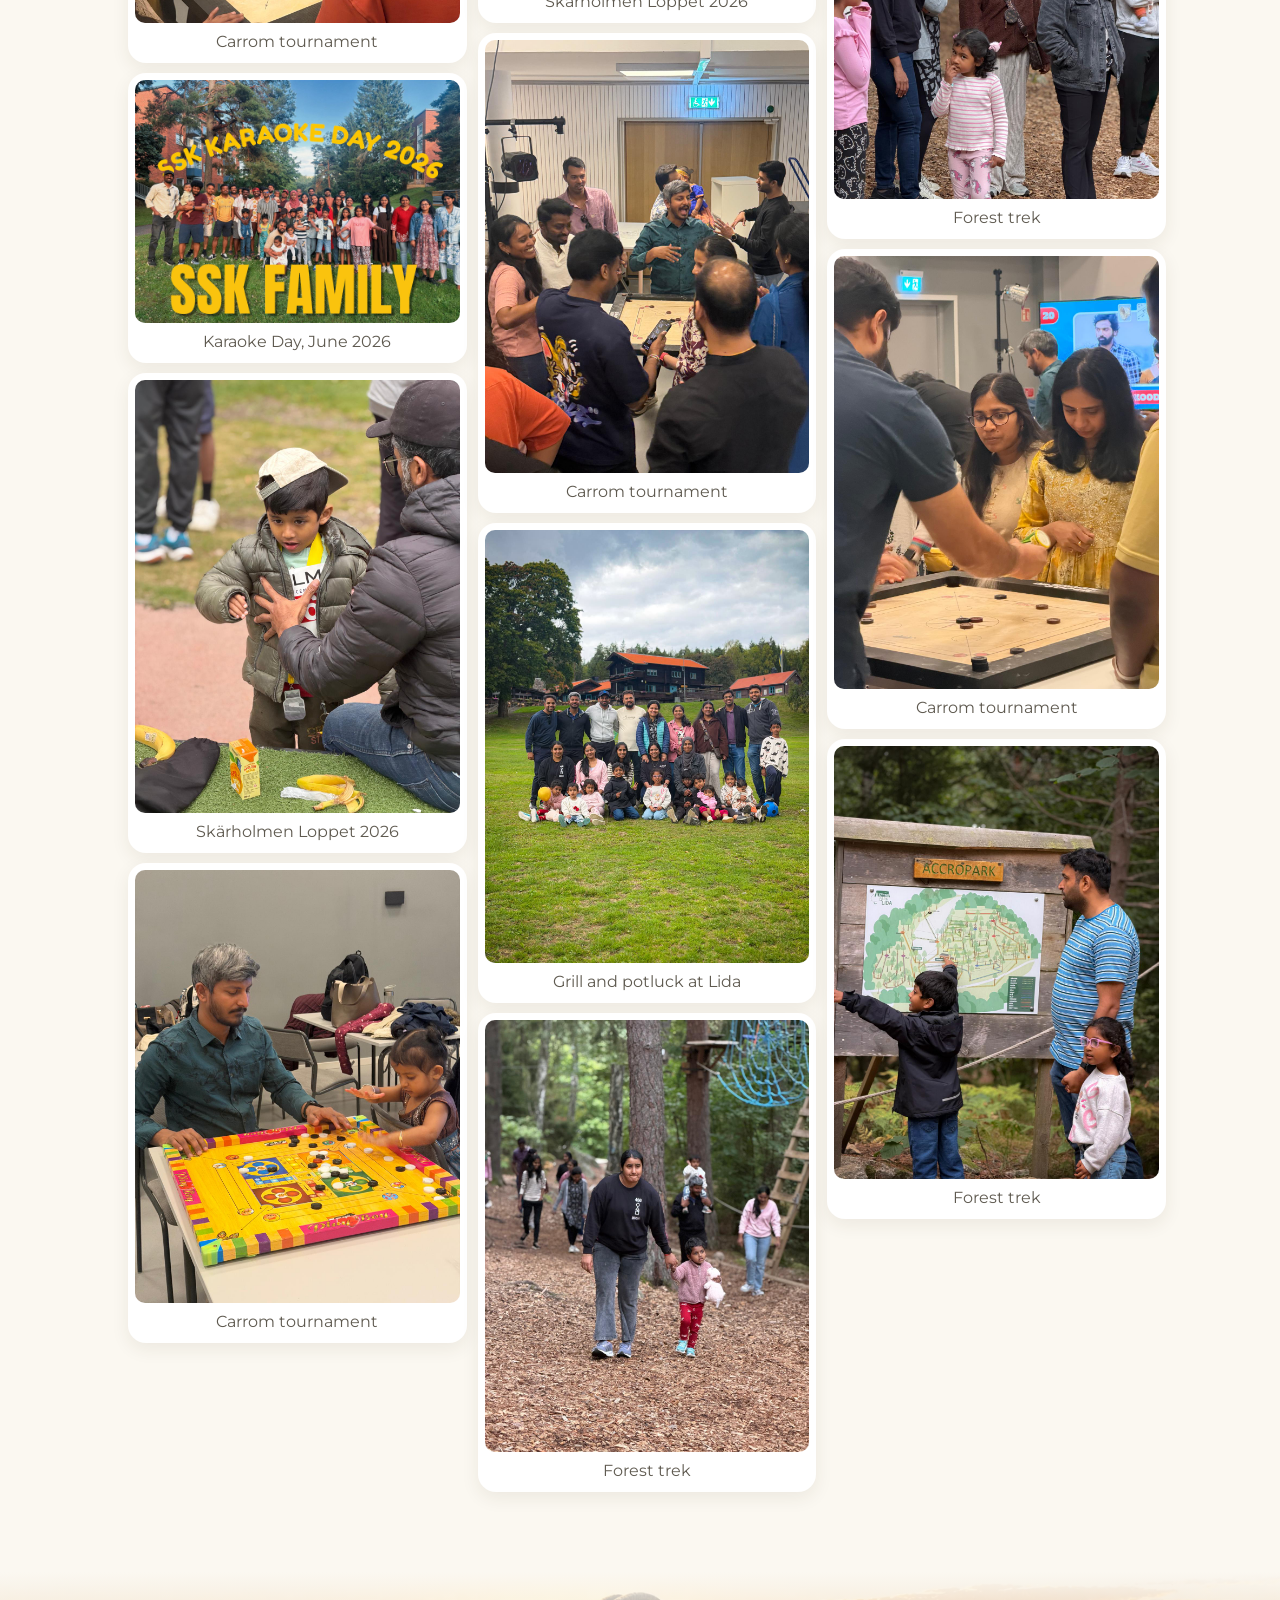
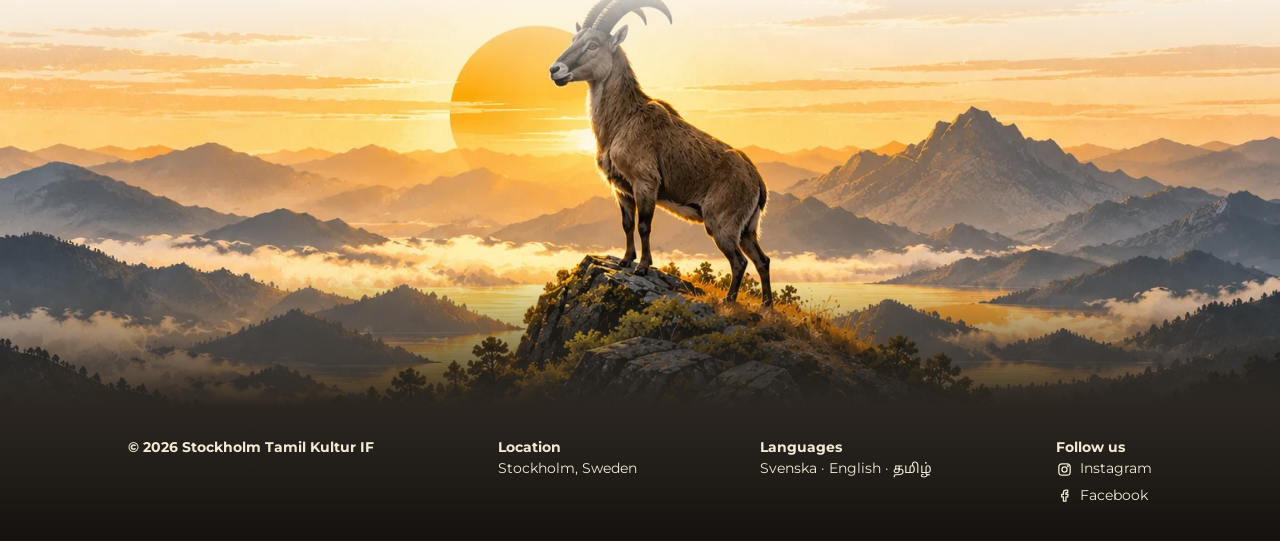
<file: gallery.html>
<!DOCTYPE html>
<html lang="en">
<head>
    <meta charset="UTF-8">
    <meta name="viewport" content="width=device-width, initial-scale=1.0">
    <title>Photos | Stockholm Tamil Kultur &amp; IF</title>
    <meta name="description" content="Photos from Tamil community events in Stockholm: celebrations, runs, carrom tournaments and family days.">
    <meta property="og:type" content="website">
    <meta property="og:site_name" content="Stockholm Tamil Kultur IF">
    <meta property="og:title" content="Photos | Stockholm Tamil Kultur &amp; IF">
    <meta property="og:description" content="Photos from Tamil community events in Stockholm: celebrations, runs, carrom tournaments and family days.">
    <link rel="canonical" href="https://teamraat.github.io/STK-IF/gallery.html">
    <meta property="og:url" content="https://teamraat.github.io/STK-IF/gallery.html">
    <meta property="og:image" content="https://teamraat.github.io/STK-IF/images/og-image.jpg">
    <meta property="og:image:width" content="1200">
    <meta property="og:image:height" content="630">
    <meta name="twitter:card" content="summary_large_image">
    <link rel="stylesheet" href="css/shared-styles.css?v=20261027-3">
    <link rel="stylesheet" href="css/gallery-styles.css?v=20261027-3">
    <link rel="icon" type="image/png" href="images/favicon.png">
    <link rel="stylesheet" href="css/modern.css?v=20261027-3">
    <link rel="stylesheet" href="css/theme.css?v=20261027-3" id="theme-css">
    <link rel="stylesheet" href="css/mascots.css?v=20261027-3">
    <link rel="stylesheet" href="css/refresh.css?v=20261027-3">
</head>

<body>

<!-- Header-->

    <header>
        <div id="logo">
            <a class="logo-link" href="index.html" aria-label="STK IF home page">
                <img src="images/logo.webp" alt="Stockholm Tamil Kultur IF Logo">
                <h1>STK IF</h1>
            </a>
        </div>
        <ul>
            <li><a href="index.html">Home</a></li>
            <li>|</li>
            <li><a href="events.html">Events</a></li>
            <li>|</li>
            <li><a href="about.html">About</a></li>
            <li>|</li>
            <li><a href="gallery.html">Gallery</a></li>
            <li>|</li>
            <li><a href="learn-tamil.html">Learn Tamil</a></li>
            <li>|</li>
            <li><a href="members.html">Members</a></li>
            <li>|</li>
            <li><a href="sponsors.html">Sponsors</a></li>
            <li>|</li>
            <li><a href="joinus.html">Join Us</a></li>
        </ul>
        <img id="hamburguer-buttom" src="images/hamburg.button.svg" alt="Hamburger menu button">

    </header>

<!-- Main Content -->

  <main id="gallery-page">

<!-- Gallery -->

<section id="gallery">

<span class="heading-mascot" data-mascot="gallery-heading"></span>
<h1>Gallery</h1>

<div class="gallery-grid-container">

    <div class="gallery-image-container">
    <img class="gallery-image" src="images/SSK-10years-group-pic.jpg" alt="Large group photo on stage under the Stockholm Super Kings IF banner" loading="lazy">
    <p>SSK 10-year celebration</p>
    </div>

    <div class="gallery-image-container">
    <img class="gallery-image" src="images/ssk-team-dance-pic-2025.jpg" alt="Dancers in traditional dress with the SSK team on stage" loading="lazy">
    <p>SSK dance team, 2025</p>
    </div>

    <div class="gallery-image-container">
    <img class="gallery-image" src="images/Skarholmen-loppet-2026.jpg" alt="Runners with medals sitting together on the grass" loading="lazy">
    <p>Skärholmen Loppet 2026</p>
    </div>

    <div class="gallery-image-container">
    <img class="gallery-image" src="images/carrom-1.jpg" alt="Players leaning over a carrom board" loading="lazy">
    <p>Carrom tournament</p>
    </div>

    <div class="gallery-image-container">
    <img class="gallery-image" src="images/karaoke%20day.jpg" alt="Big group of families standing on a lawn" loading="lazy">
    <p>Karaoke Day, June 2026</p>
    </div>

    <div class="gallery-image-container">
    <img class="gallery-image" src="images/loppet-1.jpg" alt="A child getting ready for the run" loading="lazy">
    <p>Skärholmen Loppet 2026</p>
    </div>

    <div class="gallery-image-container">
    <img class="gallery-image" src="images/carrom-3.jpg" alt="A father and daughter playing on a colourful carrom board" loading="lazy">
    <p>Carrom tournament</p>
    </div>

    <div class="gallery-image-container">
    <img class="gallery-image" src="images/trk-1.jpg" alt="A father and daughter walking on a forest trail" loading="lazy">
    <p>Forest trek</p>
    </div>

    <div class="gallery-image-container">
    <img class="gallery-image" src="images/SSK-10years-group-pic-1.jpg" alt="Members in traditional dress on stage" loading="lazy">
    <p>SSK 10-year celebration</p>
    </div>

    <div class="gallery-image-container">
    <img class="gallery-image" src="images/loppet-4.jpg" alt="A runner with two children wearing medals" loading="lazy">
    <p>Skärholmen Loppet 2026</p>
    </div>

    <div class="gallery-image-container">
    <img class="gallery-image" src="images/carrom-2.jpg" alt="A crowd gathered around carrom boards" loading="lazy">
    <p>Carrom tournament</p>
    </div>

    <div class="gallery-image-container">
    <img class="gallery-image" src="images/Lida-grill-potluck.jpg" alt="Families gathered on a lawn at Lida" loading="lazy">
    <p>Grill and potluck at Lida</p>
    </div>

    <div class="gallery-image-container">
    <img class="gallery-image" src="images/trek-2.jpg" alt="Families walking through the forest" loading="lazy">
    <p>Forest trek</p>
    </div>

    <div class="gallery-image-container">
    <img class="gallery-image" src="images/carrom-4.jpg" alt="Two players concentrating on a carrom shot" loading="lazy">
    <p>Carrom tournament</p>
    </div>

    <div class="gallery-image-container">
    <img class="gallery-image" src="images/loppet-2.jpg" alt="Young runners on the sports field" loading="lazy">
    <p>Skärholmen Loppet 2026</p>
    </div>

    <div class="gallery-image-container">
    <img class="gallery-image" src="images/trek-3.jpg" alt="Families looking up at the climbing park" loading="lazy">
    <p>Forest trek</p>
    </div>

    <div class="gallery-image-container">
    <img class="gallery-image" src="images/carrom-5.jpg" alt="Players around a carrom board" loading="lazy">
    <p>Carrom tournament</p>
    </div>

    <div class="gallery-image-container">
    <img class="gallery-image" src="images/trek-4.jpg" alt="A child pointing at the park map" loading="lazy">
    <p>Forest trek</p>
    </div>

</div>

</section>

</main>

<!-- Footer -->

    <footer id="footer-eventpage">
        <div id="footer-container">
            <ul id="footer-copyright">
                <li class="footer-heading">© 2026 Stockholm Tamil Kultur IF</li>
            </ul>

            <ul id="footer-info">
                <li class="footer-heading">Location</li>
                <li>Stockholm, Sweden</li>
            </ul>


            <ul>
                <li class="footer-heading">Languages</li>
                <li><span lang="sv"></span>Svenska · English · <span lang="ta">தமிழ்</span></li>
            </ul>
            <ul id="footer-social">
                <li class="footer-heading">Follow us</li>
                <li><a href="https://www.instagram.com/sskvibessweden" target="_blank" rel="noopener" data-icon="instagram">Instagram</a></li>
                <li><a href="https://www.facebook.com/StockholmSuperKings" target="_blank" rel="noopener" data-icon="facebook">Facebook</a></li>
            </ul>
        </div>

    </footer>

    <script src="lang/languages.js?v=20261027-3"></script>
    <script src="js/i18n.js?v=20261027-3"></script>
    <script src="mascots/mascot-list.js?v=20261027-3"></script>
    <script src="js/site.js?v=20261027-3"></script>
</body>
</html>
</file>
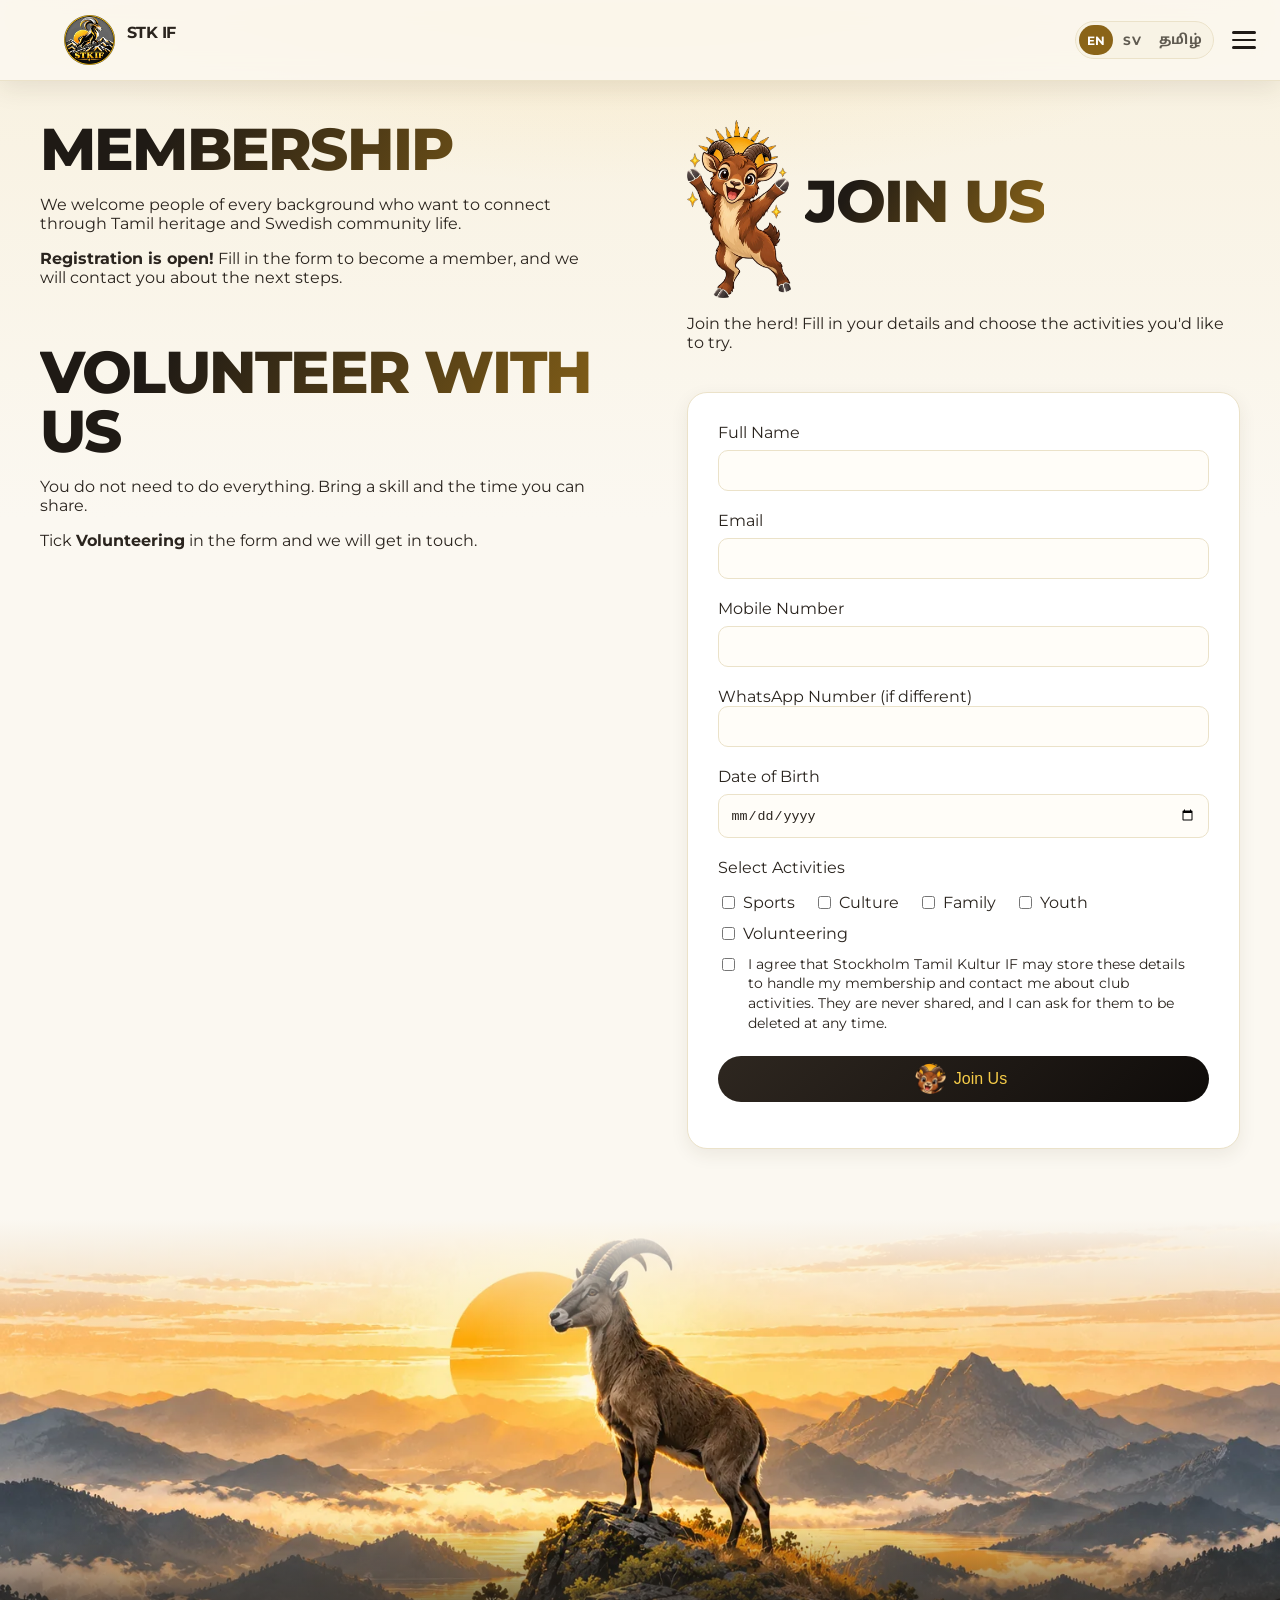
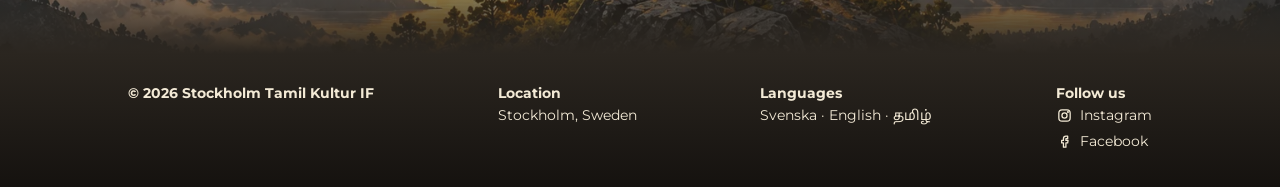
<file: joinus.html>
<!DOCTYPE html>
<html lang="en">
<head>
    <meta charset="UTF-8">
    <meta name="viewport" content="width=device-width, initial-scale=1.0">
    <title>Join the Tamil community in Stockholm | Stockholm Tamil Kultur &amp; IF</title>
    <meta name="description" content="Become a member or volunteer with Stockholm Tamil Kultur &amp; IF, the Tamil club in Stockholm, Sweden.">
    <meta property="og:type" content="website">
    <meta property="og:site_name" content="Stockholm Tamil Kultur IF">
    <meta property="og:title" content="Join the Tamil community in Stockholm | Stockholm Tamil Kultur &amp; IF">
    <meta property="og:description" content="Become a member or volunteer with Stockholm Tamil Kultur &amp; IF, the Tamil club in Stockholm, Sweden.">
    <link rel="canonical" href="https://teamraat.github.io/STK-IF/joinus.html">
    <meta property="og:url" content="https://teamraat.github.io/STK-IF/joinus.html">
    <meta property="og:image" content="https://teamraat.github.io/STK-IF/images/og-image.jpg">
    <meta property="og:image:width" content="1200">
    <meta property="og:image:height" content="630">
    <meta name="twitter:card" content="summary_large_image">
    <link rel="stylesheet" href="css/shared-styles.css?v=20261027-3">
    <link rel="stylesheet" href="css/joinus-styles.css?v=20261027-3">
    <link rel="icon" type="image/png" href="images/favicon.png">
    <link rel="stylesheet" href="css/modern.css?v=20261027-3">
    <link rel="stylesheet" href="css/theme.css?v=20261027-3" id="theme-css">
    <link rel="stylesheet" href="css/mascots.css?v=20261027-3">
    <link rel="stylesheet" href="css/refresh.css?v=20261027-3">
</head>

<body>

<!-- Header-->

    <header>
        <div id="logo">
            <a class="logo-link" href="index.html" aria-label="STK IF home page">
                <img src="images/logo.webp" alt="Stockholm Tamil Kultur IF Logo">
                <h1>STK IF</h1>
            </a>
        </div>
        <ul>
            <li><a href="index.html">Home</a></li>
            <li>|</li>
            <li><a href="events.html">Events</a></li>
            <li>|</li>
            <li><a href="about.html">About</a></li>
            <li>|</li>
            <li><a href="gallery.html">Gallery</a></li>
            <li>|</li>
            <li><a href="learn-tamil.html">Learn Tamil</a></li>
            <li>|</li>
            <li><a href="members.html">Members</a></li>
            <li>|</li>
            <li><a href="sponsors.html">Sponsors</a></li>
            <li>|</li>
            <li><a href="joinus.html">Join Us</a></li>
        </ul>
        <img id="hamburguer-buttom" src="images/hamburg.button.svg" alt="Hamburger menu button">

    </header>


    <main class="join-page">

    <div class="join-info">

    <section id="membership">
        <h1>Membership</h1>

        <p>
            We welcome people of every background who want to connect
            through Tamil heritage and Swedish community life.
        </p>

        <p>
            <strong>Registration is open!</strong> Fill in the form to become
            a member, and we will contact you about the next steps.
        </p>
    </section>

    <section id="volunteer-info">
        <h1>Volunteer with us</h1>

        <p>
            You do not need to do everything. Bring a skill and the time you
            can share.
        </p>

        <p>
            Tick <strong>Volunteering</strong> in the form and we will get in touch.
        </p>
    </section>

</div>

<section id="join-form">
<div class="join-form-side">

    <div class="mascot-beside">
        <span data-mascot="joinus-heading"></span>
        <h1>Join Us</h1>
    </div>
        <p>Join the herd! Fill in your details and choose the activities you'd like to try.</p>

    <form id="joinForm">

    <label for="fullname">Full Name</label>
    <input type="text" id="fullname" name="fullname" required>

    <label for="email">Email</label>
    <input type="email" id="email" name="email" required>

    <label for="phone">Mobile Number</label>
    <input type="tel" id="phone" name="phone" autocomplete="tel" required>

    <label for="whatsapp">WhatsApp Number (if different)</label>
    <input type="tel" id="whatsapp" name="whatsapp">

    <label for="dob">Date of Birth</label>
    <input type="date" id="dob" name="dob" required>

    <p>Select Activities</p>

    <label>
        <input type="checkbox" name="activities" value="Sports">
        Sports
    </label>

    <label>
        <input type="checkbox" name="activities" value="Culture">
        Culture
    </label>

    <label>
        <input type="checkbox" name="activities" value="Family">
        Family
    </label>

    <label>
        <input type="checkbox" name="activities" value="Youth">
        Youth
    </label>

    <label>
        <input type="checkbox" name="activities" value="Volunteering">
        Volunteering
    </label>

    <label class="consent">
        <input type="checkbox" id="consent" name="consent" required>
        I agree that Stockholm Tamil Kultur IF may store these details to handle my membership and contact me about club activities. They are never shared, and I can ask for them to be deleted at any time.
    </label>

    <button type="submit">Join Us</button>

    <p id="form-status" role="status" aria-live="polite"></p>

    </form>


    </div>
    </section>

</main>   

    <script src="js/joinus.js?v=20261027-3"></script>



    <footer id="footer-joinuspage">
        <div id="footer-container">
            <ul id="footer-copyright">
                <li class="footer-heading">© 2026 Stockholm Tamil Kultur IF</li>
            </ul>

            <ul id="footer-info">
                <li class="footer-heading">Location</li>
                <li>Stockholm, Sweden</li>
            </ul>


            <ul>
                <li class="footer-heading">Languages</li>
                <li><span lang="sv"></span>Svenska · English · <span lang="ta">தமிழ்</span></li>
            </ul>
            <ul id="footer-social">
                <li class="footer-heading">Follow us</li>
                <li><a href="https://www.instagram.com/sskvibessweden" target="_blank" rel="noopener" data-icon="instagram">Instagram</a></li>
                <li><a href="https://www.facebook.com/StockholmSuperKings" target="_blank" rel="noopener" data-icon="facebook">Facebook</a></li>
            </ul>
        </div>

    </footer>
    <script src="lang/languages.js?v=20261027-3"></script>
    <script src="js/i18n.js?v=20261027-3"></script>
    <script src="mascots/mascot-list.js?v=20261027-3"></script>
    <script src="js/site.js?v=20261027-3"></script>
</body>

</html>
</file>
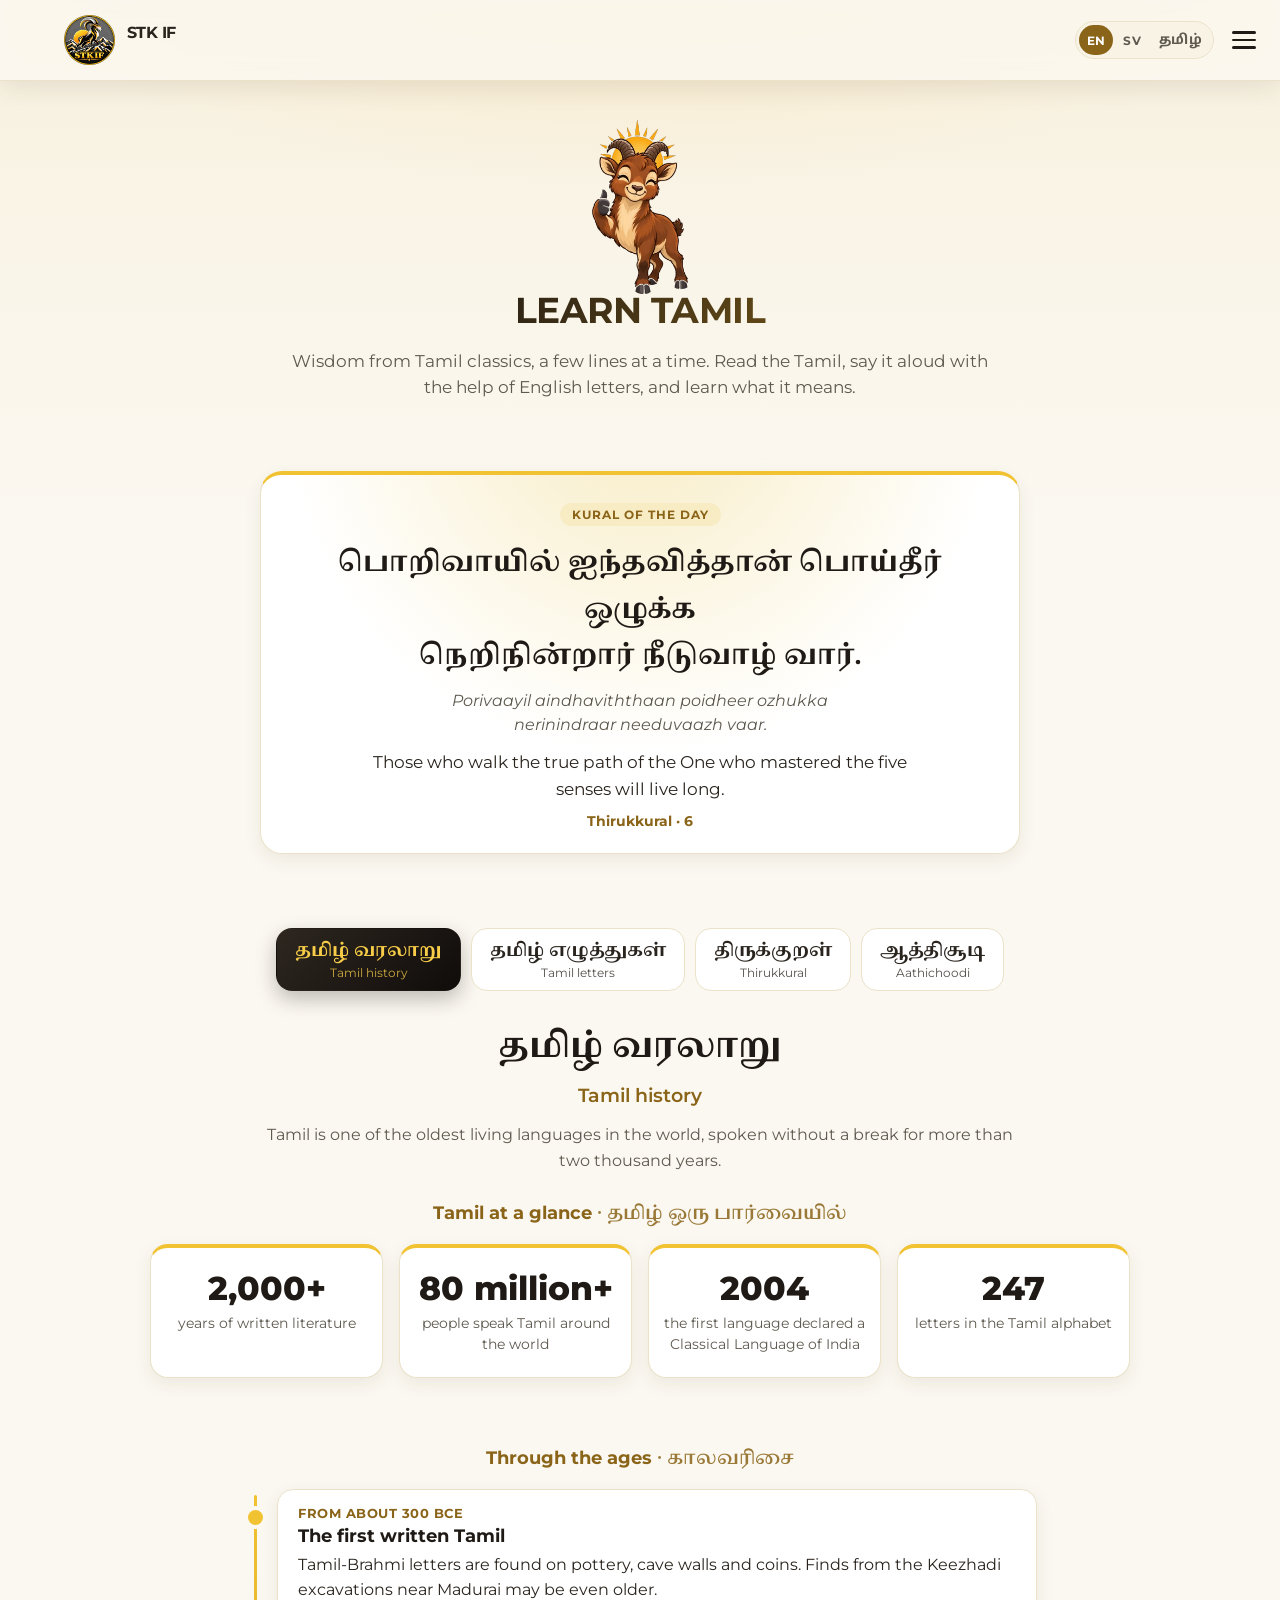
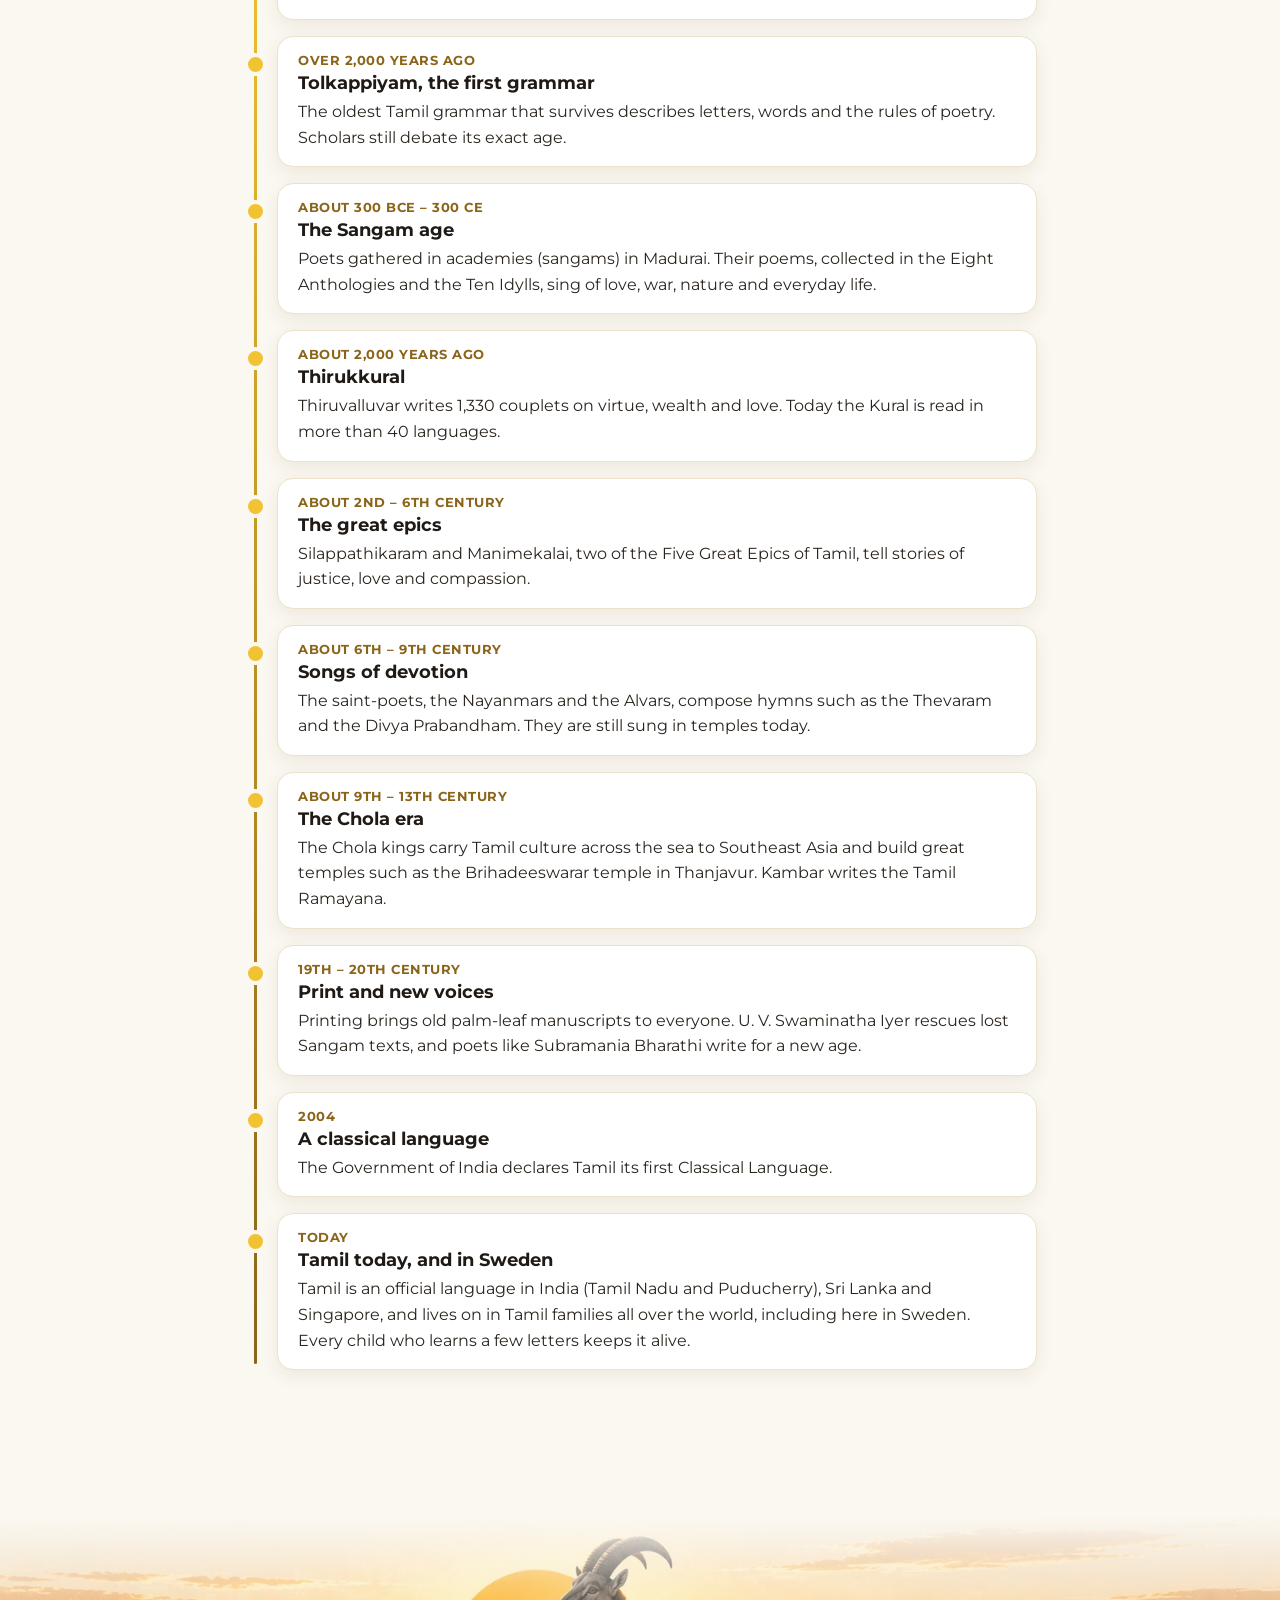
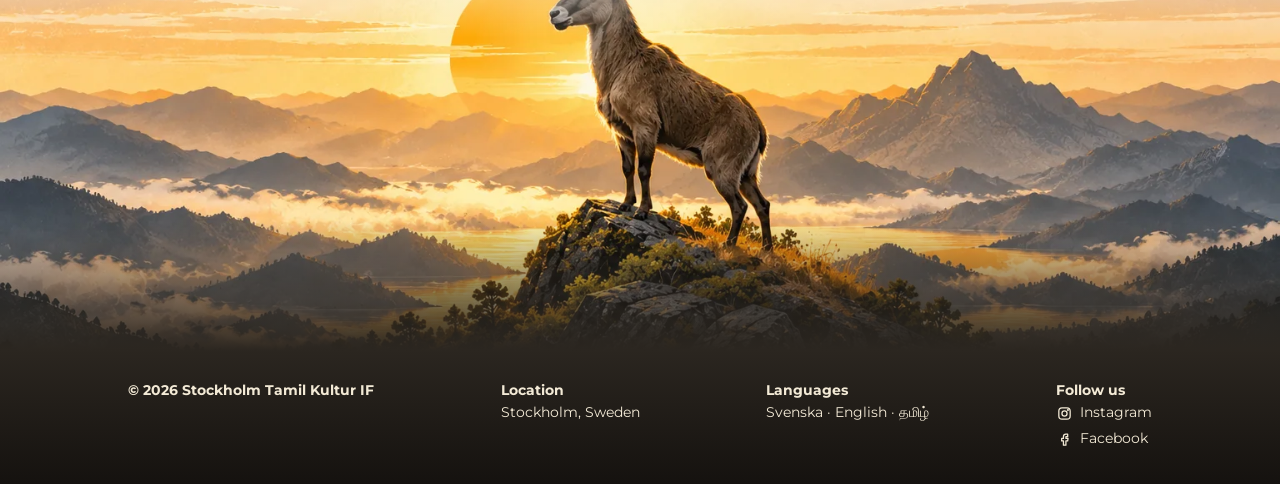
<file: learn-tamil.html>
<!DOCTYPE html>
<html lang="en">
<head>
    <meta charset="UTF-8">
    <meta name="viewport" content="width=device-width, initial-scale=1.0">
    <title>Learn Tamil in Stockholm | Stockholm Tamil Kultur &amp; IF</title>
    <meta name="description" content="Learn Tamil letters, Tamil history, Thirukkural and Aathichoodi. For Tamil children and adults in Sweden.">
    <meta property="og:type" content="website">
    <meta property="og:site_name" content="Stockholm Tamil Kultur IF">
    <meta property="og:title" content="Learn Tamil in Stockholm | Stockholm Tamil Kultur &amp; IF">
    <meta property="og:description" content="Learn Tamil letters, Tamil history, Thirukkural and Aathichoodi. For Tamil children and adults in Sweden.">
    <link rel="canonical" href="https://teamraat.github.io/STK-IF/learn-tamil.html">
    <meta property="og:url" content="https://teamraat.github.io/STK-IF/learn-tamil.html">
    <meta property="og:image" content="https://teamraat.github.io/STK-IF/images/og-image.jpg">
    <meta property="og:image:width" content="1200">
    <meta property="og:image:height" content="630">
    <meta name="twitter:card" content="summary_large_image">
    <link rel="stylesheet" href="css/shared-styles.css?v=20261027-3">
    <link rel="preconnect" href="https://fonts.googleapis.com">
    <link rel="preconnect" href="https://fonts.gstatic.com" crossorigin>
    <link rel="stylesheet" href="https://fonts.googleapis.com/css2?family=Noto+Serif+Tamil:wght@500;700&display=swap">
    <link rel="stylesheet" href="css/learn-styles.css?v=20261027-3">
    <link rel="icon" type="image/png" href="images/favicon.png">
    <link rel="stylesheet" href="css/modern.css?v=20261027-3">
    <link rel="stylesheet" href="css/theme.css?v=20261027-3" id="theme-css">
    <link rel="stylesheet" href="css/mascots.css?v=20261027-3">
    <link rel="stylesheet" href="css/refresh.css?v=20261027-3">
</head>

<body>

<!-- Header-->

    <header>
        <div id="logo">
            <a class="logo-link" href="index.html" aria-label="STK IF home page">
                <img src="images/logo.webp" alt="Stockholm Tamil Kultur IF Logo">
                <h1>STK IF</h1>
            </a>
        </div>
        <ul>
            <li><a href="index.html">Home</a></li>
            <li>|</li>
            <li><a href="events.html">Events</a></li>
            <li>|</li>
            <li><a href="about.html">About</a></li>
            <li>|</li>
            <li><a href="gallery.html">Gallery</a></li>
            <li>|</li>
            <li><a href="learn-tamil.html" aria-current="page">Learn Tamil</a></li>
            <li>|</li>
            <li><a href="members.html">Members</a></li>
            <li>|</li>
            <li><a href="sponsors.html">Sponsors</a></li>
            <li>|</li>
            <li><a href="joinus.html">Join Us</a></li>
        </ul>
        <img id="hamburguer-buttom" src="images/hamburg.button.svg" alt="Hamburger menu button">

    </header>

<!-- Main Content -->

<main id="learn-page">

<!-- Learn Tamil intro -->

    <section id="learn-intro">
        <span class="heading-mascot" data-mascot="learn-heading"></span>
        <h1>Learn Tamil</h1>
        <p class="learn-lead">Wisdom from Tamil classics, a few lines at a time. Read the Tamil, say it aloud with the help of English letters, and learn what it means.</p>
    </section>

<!-- Kural of the day (changes every day) -->

    <section id="learn-today" aria-live="polite" hidden></section>

<!-- Tabs: one per collection. They are built from the "learn" folder. See learn/README.md to add or remove one. -->

    <section id="learn">
        <p class="learn-loading">Loading lessons…</p>
    </section>

</main>

<!-- Footer -->

    <footer id="footer-eventpage">
        <div id="footer-container">
            <ul id="footer-copyright">
                <li class="footer-heading">© 2026 Stockholm Tamil Kultur IF</li>
            </ul>

            <ul id="footer-info">
                <li class="footer-heading">Location</li>
                <li>Stockholm, Sweden</li>
            </ul>


            <ul>
                <li class="footer-heading">Languages</li>
                <li><span lang="sv"></span>Svenska · English · <span lang="ta">தமிழ்</span></li>
            </ul>
            <ul id="footer-social">
                <li class="footer-heading">Follow us</li>
                <li><a href="https://www.instagram.com/sskvibessweden" target="_blank" rel="noopener" data-icon="instagram">Instagram</a></li>
                <li><a href="https://www.facebook.com/StockholmSuperKings" target="_blank" rel="noopener" data-icon="facebook">Facebook</a></li>
            </ul>
        </div>

    </footer>

<!-- Lessons: the list of files first, then the script that loads them -->
    <script src="learn/learn-list.js?v=20261027-3"></script>
    <script src="js/learn.js?v=20261027-3"></script>

    <script src="lang/languages.js?v=20261027-3"></script>
    <script src="js/i18n.js?v=20261027-3"></script>
    <script src="mascots/mascot-list.js?v=20261027-3"></script>
    <script src="js/site.js?v=20261027-3"></script>
</body>
</html>
</file>
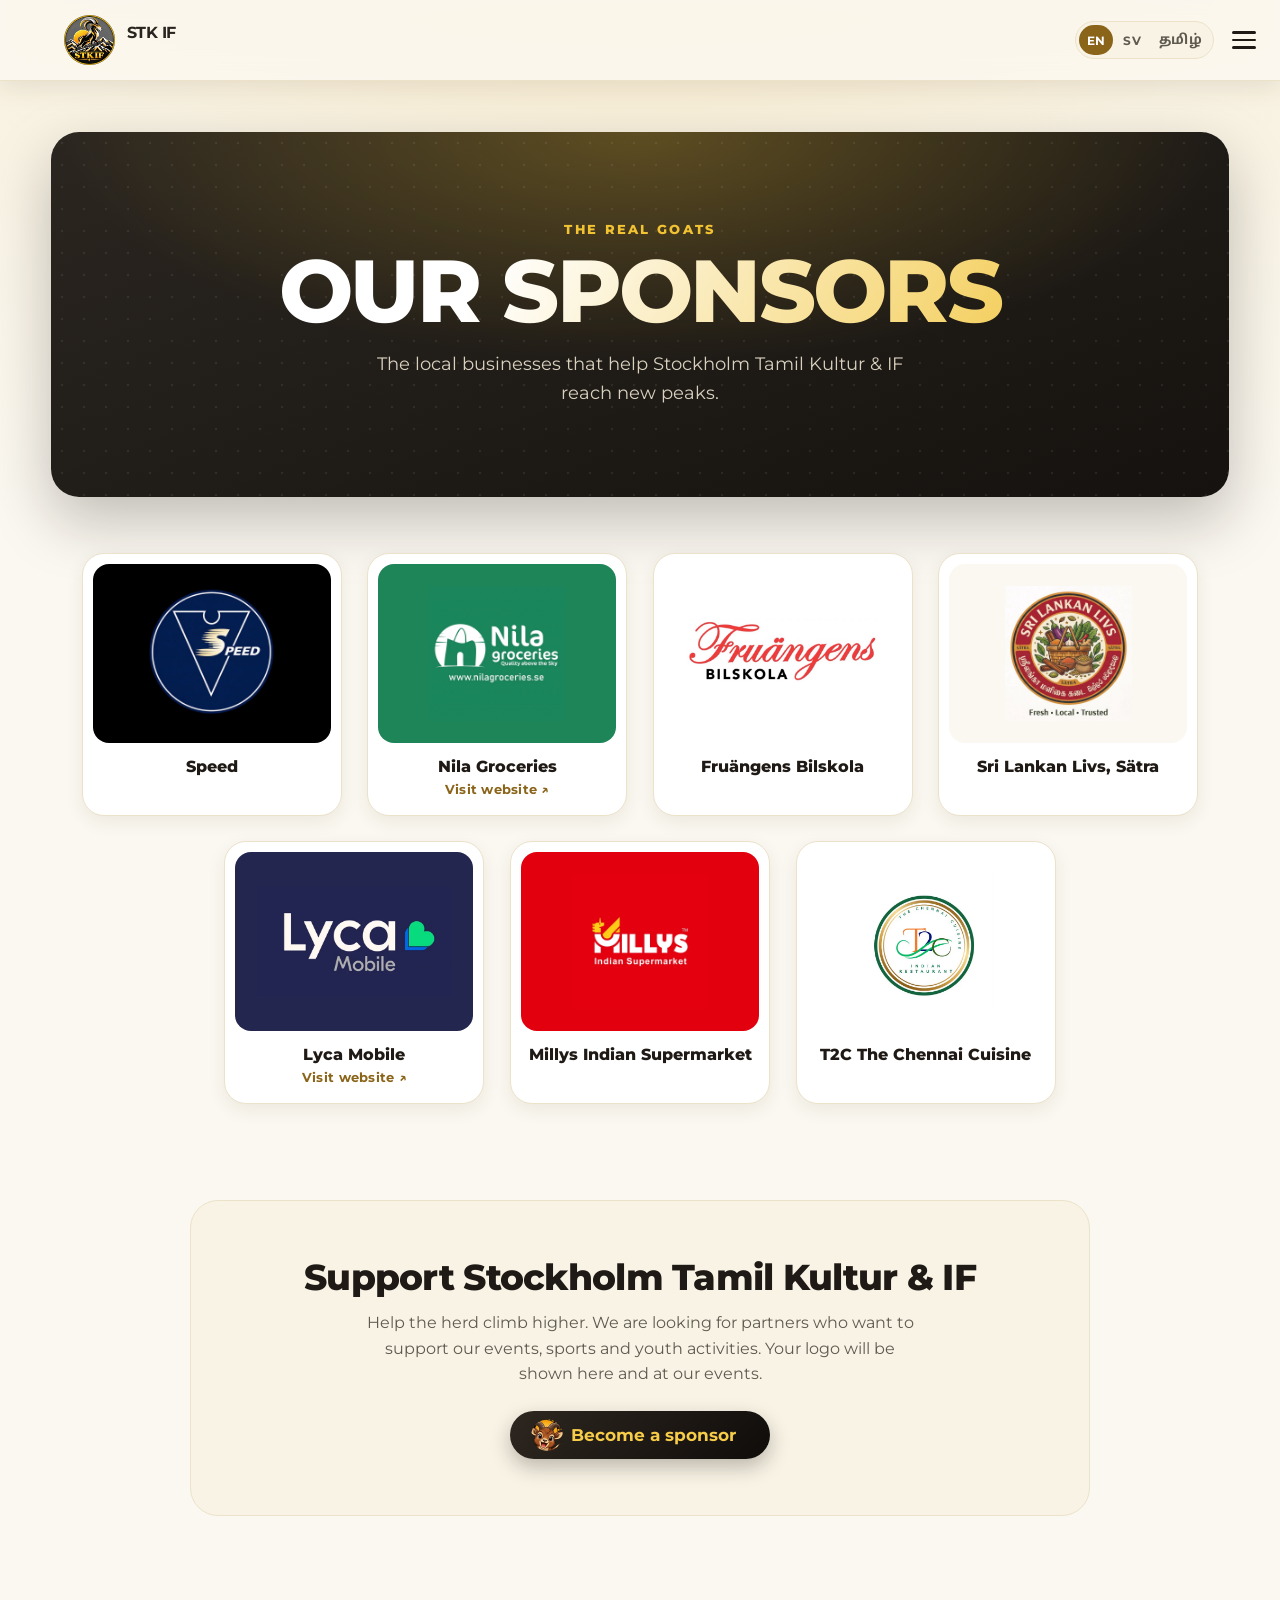
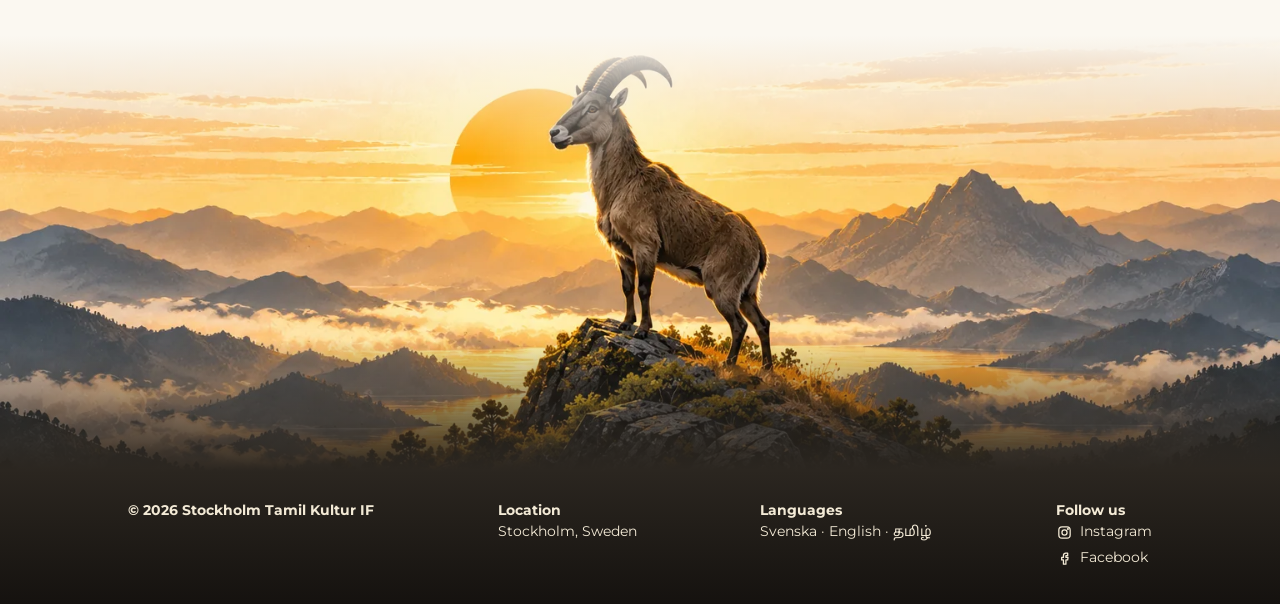
<file: sponsors.html>
<!DOCTYPE html>
<html lang="en">
<head>
    <meta charset="UTF-8">
    <meta name="viewport" content="width=device-width, initial-scale=1.0">
    <title>Our Sponsors | Stockholm Tamil Kultur &amp; IF</title>
    <meta name="description" content="The local businesses that support Stockholm Tamil Kultur &amp; IF and the Tamil community in Stockholm. Become a sponsor of Tamil culture and sport.">
    <meta property="og:type" content="website">
    <meta property="og:site_name" content="Stockholm Tamil Kultur IF">
    <meta property="og:title" content="Our Sponsors | Stockholm Tamil Kultur &amp; IF">
    <meta property="og:description" content="The local businesses that support Stockholm Tamil Kultur &amp; IF and the Tamil community in Stockholm. Become a sponsor of Tamil culture and sport.">
    <link rel="canonical" href="https://teamraat.github.io/STK-IF/sponsors.html">
    <meta property="og:url" content="https://teamraat.github.io/STK-IF/sponsors.html">
    <meta property="og:image" content="https://teamraat.github.io/STK-IF/images/og-image.jpg">
    <meta property="og:image:width" content="1200">
    <meta property="og:image:height" content="630">
    <meta name="twitter:card" content="summary_large_image">
    <link rel="stylesheet" href="css/shared-styles.css?v=20261027-3">
    <link rel="icon" type="image/png" href="images/favicon.png">
    <link rel="stylesheet" href="css/modern.css?v=20261027-3">
    <link rel="stylesheet" href="css/theme.css?v=20261027-3" id="theme-css">
    <link rel="stylesheet" href="css/mascots.css?v=20261027-3">
    <link rel="stylesheet" href="css/refresh.css?v=20261027-3">
</head>
<body>

<!-- Header-->

    <header>
        <div id="logo">
            <a class="logo-link" href="index.html" aria-label="STK IF home page">
                <img src="images/logo.webp" alt="Stockholm Tamil Kultur IF Logo">
                <h1>STK IF</h1>
            </a>
        </div>
        <ul>
            <li><a href="index.html">Home</a></li>
            <li>|</li>
            <li><a href="events.html">Events</a></li>
            <li>|</li>
            <li><a href="about.html">About</a></li>
            <li>|</li>
            <li><a href="gallery.html">Gallery</a></li>
            <li>|</li>
            <li><a href="learn-tamil.html">Learn Tamil</a></li>
            <li>|</li>
            <li><a href="members.html">Members</a></li>
            <li>|</li>
            <li><a href="sponsors.html">Sponsors</a></li>
            <li>|</li>
            <li><a href="joinus.html">Join Us</a></li>
        </ul>
        <img id="hamburguer-buttom" src="images/hamburg.button.svg" alt="Hamburger menu button">

    </header>


    <main id="sponsors-page">

        <!-- Page header -->
        <section class="page-hero">
            <p class="page-eyebrow">The real GOATs</p>
            <h1>Our Sponsors</h1>
            <p class="page-lead">The local businesses that help Stockholm Tamil Kultur &amp; IF reach new peaks.</p>
        </section>

        <!-- Logos: they come from the "sponsors" folder. See sponsors/README.md to add one. -->
        <section class="sponsors-block sponsor-wall" aria-label="Our sponsors">
            <div class="sponsor-grid" id="sponsor-grid"></div>
        </section>

        <!-- Invitation -->
        <section class="sponsor-cta-band">
            <h2>Support Stockholm Tamil Kultur &amp; IF</h2>
            <p>Help the herd climb higher. We are looking for partners who want to support our events, sports and youth activities. Your logo will be shown here and at our events.</p>
            <a class="button button-register" href="mailto:stockholmtamilkultur@gmail.com?subject=Sponsoring%20STK%20IF">Become a sponsor</a>
        </section>

    </main>

    <footer id="footer-sponsorspage">
        <div id="footer-container">
            <ul id="footer-copyright">
                <li class="footer-heading">© 2026 Stockholm Tamil Kultur IF</li>
            </ul>

            <ul id="footer-info">
                <li class="footer-heading">Location</li>
                <li>Stockholm, Sweden</li>
            </ul>


            <ul>
                <li class="footer-heading">Languages</li>
                <li><span lang="sv"></span>Svenska · English · <span lang="ta">தமிழ்</span></li>
            </ul>
            <ul id="footer-social">
                <li class="footer-heading">Follow us</li>
                <li><a href="https://www.instagram.com/sskvibessweden" target="_blank" rel="noopener" data-icon="instagram">Instagram</a></li>
                <li><a href="https://www.facebook.com/StockholmSuperKings" target="_blank" rel="noopener" data-icon="facebook">Facebook</a></li>
            </ul>
        </div>

    </footer>
    <script src="sponsors/sponsors-list.js?v=20261027-3"></script>
    <script src="js/sponsors.js?v=20261027-3"></script>
    <script src="lang/languages.js?v=20261027-3"></script>
    <script src="js/i18n.js?v=20261027-3"></script>
    <script src="mascots/mascot-list.js?v=20261027-3"></script>
    <script src="js/site.js?v=20261027-3"></script>
</body>
</html>
</file>
<file: css/shared-styles.css>
/* Font files */

@font-face {
    font-family: 'Montserrat';
    src: url("../fonts/Montserrat-VariableFont_wght.ttf");
    font-style: normal;
}

@font-face {
    font-family: 'Montserrat';
    src: url("../fonts/Montserrat-Italic-VariableFont_wght.ttf");
    font-style: italic;
}

@font-face {
    font-family: 'Noto Sans Tamil';
    src: url("../fonts/NotoSansTamil-VariableFont_wdth-wght.ttf");
}

/* Full Page Styles */

body {
    margin: 0;
    font-family: 'Montserrat', Arial, Helvetica, sans-serif;
    font-size: clamp(13px, 2vw, 16px);
    background-color: #fffcf0;
    min-height: 100vh;
    display: flex;
    flex-direction: column;
}

section {
    padding-bottom: 40px;
}


main {
    margin: 0;
    margin-top: 120px;
    flex: 1;
}

/* Text styles */

h1 {
    font-size: clamp(28px, 5vw, 36px);
    font-weight: 700;
    color: #083D16;
    margin: 0;
    margin-bottom: 16px;
    letter-spacing: -1px;
    text-transform: uppercase;
}

h2 {
    color: rgb(180, 129, 0);;
    font-size: clamp(20px, 2vw, 40px);
    line-height: 1.8;
    font-weight: 700;
    margin-top: 20px;
}

:lang(ta) {
    font-family: 'Noto Sans Tamil', sans-serif;
}

a {
    text-decoration: none;
}

main a {
    color: #141414;
}

/* Header */

header {
    position: fixed;
    top: 0;
    left: 0;
    padding: 0px 5%;
    margin: 0;
    max-height: 100px;
    min-height: 80px;
    background: #fff;
    box-shadow: 0px 4px 10px #41414140;
    display: flex;
    align-items: center;
    justify-content: space-between;
    width: 100vw;
    box-sizing: border-box;
    z-index: 2;
}

    header #logo {
        display: flex;
        align-items: center;
        gap: 12px;
        height: 100%;
    }

        header #logo img {
            height: 50px;
            width: auto;
        }

    header h1 {
        font-size: 1rem;
        font-weight: 700;
        color: #141414;
    }

        header h1 span {
        font-weight: 400;
        }

    header ul {
        list-style-type: none;
        margin: 0;
        padding: 0;
    }

    header ul li {
        float: left;
        display: block;
        color: #141414;
        font-size: 1rem;
        text-align: center;
        padding: 10px;
    }

    header ul li a {
        color: #141414;
        text-decoration: none;
    }

        header ul li a:hover {
        color: #FFBF00;
        text-decoration: none;
    }

#hamburguer-buttom{
        display: none;
        height: auto;
        cursor: pointer;

    }
    

    /* Footer */

footer {
    bottom: 0;
    padding: 30px 10%;
    margin: 0;
    margin-top: 40px;
    height: fit-content;
    background: #305739;
}

    div#footer-container {
        display: flex;
        justify-content: space-between;
        column-gap: 10px;
        box-sizing: border-box;
    }

    footer a {
        color: #FFF;
    }

    footer a:hover {
        color:#ffd453;
    }

    footer ul {
        list-style-type: none;
        margin: 0;
        padding: 0;
        text-align: left;
    }

    footer ul li {
        text-align: left;
        display: block;
        color: #FFF;
        font-size: 0.85rem;
        line-height: 1.6;
    }

        li.footer-heading {
            font-weight: 700;
        }
    

/* Media Queries */

/* Less than or equal to 800px */
@media (width <= 800px) {

body {
    font-size: clamp(5px, 5vw, 12px);
}

/* Header */

header {
    padding: 10px 20px;
    height: 70px;
    position: fixed;
    top: 0;
    left: 0;
    width: 100%;
    box-sizing: border-box;
}

header #logo {
    height: 50px;
}

header ul {
    display: none !important;
}

header h1 {
    display: none;
}

#hamburguer-buttom {
    display: block !important;
    position: absolute;
    right: 20px;
    top: 50%;
    transform: translateY(-50%);
    width: 25px !important;
    height: auto !important;
    max-width: 25px !important;
    margin: 0 !important;
    }
}


/* Less than or equal to 600px */
@media (max-width: 600px) {

        header ul li {
        font-size: 0.6rem;
        display: none;
    }

    #hamburguer-buttom{
        display: block;
        
    }

/* Footer */
    #footer-container {
        flex-direction: column;
        align-items: center;
        text-align: center;
    }

    footer ul li {
        text-align: center;
    }

    footer ul {
        text-align: center;
    }

}
</file>
<file: css/index-styles.css>
main#index {
    margin-top: 0;
}

/* Hero Section */
#hero {
    min-height: 100vh;
    padding-top: 200px;   /* clears the fixed header (the hero is pulled up 110px below) */
    padding-bottom: 60px;
    background: url("../images/backgroundimage.webp")  bottom / cover;
    margin-top: -110px;
    background-repeat: no-repeat;
    background-position: center;
    display: flex;
    align-items: center;
    justify-content: center;
    text-align: center;
    overflow: hidden;
    position: relative;
}

/* Hero slideshow (images come from the "slideshow" folder) */
.hero-slideshow {
    position: absolute;
    inset: 0;
    z-index: 0;
}

.hero-slideshow::after {
    content: "";
    position: absolute;
    inset: 0;
    background: rgba(255, 252, 240, 0.6);
}

.hero-slide {
    position: absolute;
    inset: 0;
    background-size: cover;
    background-position: center;
    opacity: 0;
    transition: opacity 1.2s ease-in-out;
}

.hero-slide.active {
    opacity: 1;
}

/* Visitors who prefer less motion get an instant switch instead of a fade */
@media (prefers-reduced-motion: reduce) {
    .hero-slide {
        transition: none;
    }
}

.hero-container {
    position: relative;
    z-index: 1;
    display: flex;
    flex-direction: column;
    align-items: center;
    max-width: 750px;
    width: 100%;
    margin-top: -80px;
}

.hero-title {
    font-size: clamp(30px, 5.5vw, 60px);
    text-wrap: balance;
    font-weight: 700;
    color: #0B3D18;
    line-height: 1.1;
    letter-spacing: -0.5px;
    margin-bottom: -12px;
}

.hero-subtitle {
    font-size: clamp(13px, 2.5vw, 15px);
    font-weight: 600;
    color: #2f2f2f;
    text-shadow: 0 0 8px rgba(255, 252, 240, 0.9);
    margin: 0 0 36px 0;
    margin-top: 20px;
}

.hero-logo {
    width: clamp(180px, 28vw, 200px);
    height: auto;
    margin-bottom: 20px;
    margin-top: -10px;
}

.button-register {
    display: inline-block;
    background-color: #083D16;
    color: #ffffff;
    text-decoration: none;
    transition: background-color 0.2s ease, transform 0.1s ease;
}

.button-register:hover {
    background-color: #052a0e;

   
} 

/* Main Content */

/* Introduction */

section#about {
    text-align: center;
}

#logo-main-aboutsection{
    width: 110px;
}



.about-section h1 {
    color:#052a0e;
    font-size: clamp(32px, 5vw, 52px);
    font-weight: 700;
    line-height: 1.2;
}

.about-description {
    max-width: 650px;
    color: #5B665F;
    font-size: 18px;
    line-height: 1.8;
    margin: 0 auto;
}

.about-buttons {
    display: flex;
    justify-content: center;
    flex-wrap: wrap;
    gap: 14px;
    margin-top: 28px;
}

.button {
    display: inline-block;
    padding: 10px 32px;
    border: 2px solid #294F3E;
    border-radius: 8px;
    font-size: 15px;
    font-weight: 600;
    line-height: 1.4;
    text-decoration: none;
}

.button-primary {
    background-color: #294F3E;
    color: #FFFFFF;
}

.button-secondary {
    background-color: transparent;
    color: #294F3E;
}

.button-primary:hover {
    background-color: #1C392B;
    border-color: #1C392B;
}

.button-secondary:hover {
    background-color: #EDF3ED;
}

.button:focus-visible {
    outline: 3px solid #A45431;
    outline-offset: 4px;
}

.mascot-caption {
    margin: 28px 0 0;
    color: #667268;
    font-size: 14px;
    line-height: 1.8;
}

.about-introduction {
    padding-top: 56px;
    padding-bottom: 36px;

}

.introduction-heading {
    margin: 0 0 20px;
    color: #083D16;
    font-size: clamp(24px, 4vw, 36px);
    font-weight: 700;
    line-height: 1.4;
}

/* Activities */

#activities{
    background-color: #FFF2DC;
    min-height: 100px;
    margin-bottom: 40px;
    padding: 5px 20px 50px;
}


 #activities h1 {
    font-size: 30px;
    padding: 20px;
    text-align: center;
    font-weight: 700;
    color: #083D16;
    margin-bottom: 0p;
    margin-top: 40px;
}

 #activities h2 {
    font-size: 1.5rem;
}

.activity-card {
    background-color: rgb(255, 255, 255);
    border-radius: 24px;
    padding: 18px;
    width: 220px;
    max-height: 340px;
    box-shadow: 0 4px 8px rgb(207, 206, 199);
}

.activity-card-container {
    display: flex;
    gap: 12px;
    justify-content: center;
    margin-top: 20px;
}

.activity-card-image {
    width: 100%;
    height: 150px;
    object-fit: cover;
    border-radius: 16px;
    box-shadow: 0 4px 8px rgb(228, 228, 228);
}

/* Media Queries */

/* Less than or equal to 1100px */

/* Activities */

@media (max-width: 1100px) {
/* Activities */

    .activity-card-container {
        flex-wrap: wrap;
    }
}

/* Less than or equal to 800px */
@media (width <= 800px) {

/* Hero Image */

div#hero-image {
    margin-top: 70px;
}

/* Introduction */


    .about-description {
        font-size: 16px;
    }

    .about-buttons {
        flex-direction: column;
        align-items: center;
    }

    .button {
     
        max-width: 280px;
    }

    .about-introduction {
        margin-top: 40px;
        padding-top: 28px;
    }
}
    
/* Less than or equal to 600px */
@media (max-width: 600px) {

/* Activities */


    .activity-card-container {
        flex-direction: column;
        align-items: center;
    }
}
</file>
<file: css/events-styles.css>
/* Main Content Wrapper */

main#events-page {
    font-size: clamp(12px, 1.5vw, 15px);
    color: #141414;
}

a {
    color: inherit;
}

/* Events Header Section */
#events-header {
    max-width: 800px;
    margin: 0 auto;
    padding: 0px 20px 20px;
    text-align: center;
    flex: 1;
}

#events-header p {
    font-size: clamp(14px, 2vw, 17px);
    line-height: 1.6;
    color: #5B665F;
    margin: 0;
}

/* Events Cards Section */
#events {
    padding: 30px 5% 60px;
    max-width: 1300px;
    margin: 0 auto;
}

#events-h2{
    font-size: 30px;
}

.div-all-event-cards {
    display: grid;
    grid-template-columns: repeat(auto-fit, minmax(280px, 1fr));
    gap: 28px;
    justify-content: center;
    align-items: stretch;
}

/* Individual Card Styling */
.event-card-container {
    background-color: #FFF2DC;
    border-radius: 16px;
    padding: 18px;
    display: flex;
    flex-direction: column;
    justify-content: space-between;
    box-shadow: 0 4px 8px rgb(207, 206, 199);
    transition: transform 0.2s ease, box-shadow 0.2s ease;
}

.event-card-container:hover {
    transform: translateY(-4px);
    box-shadow: 0 8px 20px rgb(207, 206, 199);
}

.event-card-image {
    width: 100%;
    height: 190px;
    object-fit: cover;
    border-radius: 10px;
    margin-bottom: 14px;
}

/* Event posters are portrait: show the title area */
.event-card-poster {
    object-position: center 42%;
}

.card-txt-container {
    flex-grow: 1;
}

.card-title {
    font-size: 1.1rem;
    font-weight: 700;
    color: #1C392B;
    margin: 0 0 8px 0;
    text-transform: uppercase;
}

.card-txt {
    font-size: 0.9rem;
    line-height: 1.5;
    color: #4A5568;
    margin: 0 0 16px 0;
}

/* Date and Location Metadata */
.card-time-hour-container {
    display: flex;
    flex-wrap: wrap;
    justify-content: space-between;
    gap: 8px;
    font-size: 0.85rem;
    color: #2D3748;
    margin-bottom: 16px;
    padding-top: 12px;
    border-top: 1px solid rgba(0, 0, 0, 0.08);
}

.card-svg-container {
    display: flex;
    align-items: center;
    gap: 6px;
}

.card-calendar-svg, .card-place-svg {
    width: 16px;
    height: 16px;
    flex-shrink: 0;
}

.card-hour, .card-place {
    margin: 0;
    font-weight: 500;
}

.card-button {
    display: block;
    box-sizing: border-box;
    width: 100%;
    text-align: center;
    text-decoration: none;
    padding: 12px;
    background-color: #FFBC12;
    font-family: inherit;
    color: #141414;
    border: none;
    border-radius: 8px;
    font-size: 0.95rem;
    font-weight: 700;
    cursor: pointer;
    transition: background-color 0.2s ease;
}

.card-button:hover {
    background-color: #E0A30D;
}


/* Media Queries */

/* Tablet Screens (<= 768px) */
@media (max-width: 768px) {

    .divider {
        display: none;
    }
}

/* Small Mobile Screens (<= 480px) */
@media (max-width: 480px) {
    #events-header {
        padding: 20px 16px;
    }

    #events {
        padding: 20px 16px 40px;
    }

    .div-all-event-cards {
        grid-template-columns: 1fr;
    }

    .card-time-hour-container {
        flex-direction: column;
        align-items: flex-start;
        gap: 6px;
    }
}
</file>
<file: css/poster-styles.css>
/* Event poster popup (home page) */

#poster-overlay {
    position: fixed;
    inset: 0;
    z-index: 1000;
    display: none;
    align-items: center;
    justify-content: center;
    padding: 20px;
    box-sizing: border-box;
    background-color: rgba(8, 30, 14, 0.75);
}

#poster-overlay.open {
    display: flex;
    animation: poster-fade 0.3s ease;
}

@keyframes poster-fade {
    from { opacity: 0; }
    to { opacity: 1; }
}

.poster {
    position: relative;
    max-width: 100%;
    max-height: 100%;
    animation: poster-rise 0.35s ease;
}

@keyframes poster-rise {
    from { transform: translateY(20px) scale(0.97); }
    to { transform: translateY(0) scale(1); }
}

.poster a {
    display: block;
}

.poster-image {
    display: block;
    width: auto;
    height: auto;
    max-width: min(100%, 520px);
    max-height: calc(100vh - 40px);
    border-radius: 16px;
    box-shadow: 0 12px 40px rgba(0, 0, 0, 0.45);
}

.poster-close {
    position: absolute;
    top: 10px;
    right: 10px;
    z-index: 2;
    width: 38px;
    height: 38px;
    padding: 0;
    margin: 0;
    border: none;
    border-radius: 50%;
    background-color: #fffcf0;
    color: #083D16;
    font-size: 24px;
    line-height: 1;
    cursor: pointer;
}

.poster-close:hover {
    background-color: #e9dfb8;
}
</file>
<file: css/modern.css>
/* Modern look: icons, menu, buttons and motion.
   Loaded on every page after the page's own styles. Works together with js/site.js. */

:root {
    --stk-green: #083D16;
    --stk-green-2: #305739;
    --stk-gold: #FFBF00;
    --stk-gold-soft: #FFF3CC;
    --stk-cream: #fffcf0;
    --stk-ink: #141414;
    --stk-radius: 14px;
    --stk-shadow: 0 6px 18px rgba(20, 20, 20, 0.08);
    --stk-shadow-hover: 0 14px 30px rgba(8, 61, 22, 0.16);
}

/* ---------- Icons ---------- */

.icon {
    display: inline-flex;
    width: 1.25em;
    height: 1.25em;
    flex-shrink: 0;
}

    .icon svg {
        width: 100%;
        height: 100%;
        overflow: visible;
    }

    .icon img {
        width: 100%;
        height: 100%;
    }

    /* Simple-picture fallback (only when the site is opened straight from a computer):
       make icons on dark buttons white so they stay visible */
    .menu-cta .icon img.icon-fallback,
    .button-register .icon img.icon-fallback,
    form button[type=submit] .icon img.icon-fallback {
        filter: brightness(0) invert(1);
    }

    /* Your own small picture as an icon (set in mascots/mascot-list.js): it dances too */
    .icon-picture {
        width: 1.9em;
        height: 1.9em;
        margin: -0.4em 0 -0.4em -0.25em;
    }

        .icon-picture img {
            object-fit: contain;
            transform-origin: 50% 85%;
            animation: pic-dance 1.6s ease-in-out infinite;
        }

        a:hover .icon-picture img,
        button:hover .icon-picture img,
        a:focus-visible .icon-picture img { animation: pic-dance-fast 0.5s ease-in-out infinite; }

@keyframes pic-dance { 0%, 100% { transform: rotate(0) translateY(0); } 25% { transform: rotate(-10deg) translateY(-1px); } 50% { transform: rotate(0) translateY(-3px); } 75% { transform: rotate(10deg) translateY(-1px); } }
@keyframes pic-dance-fast { 0%, 100% { transform: rotate(-12deg) translateY(0); } 50% { transform: rotate(12deg) translateY(-4px) scale(1.08); } }

    .icon-goat {
        width: 2em;
        height: 2em;
        margin: -0.45em 0 -0.45em -0.15em;
    }

.has-icon {
    display: inline-flex !important;
    align-items: center;
    justify-content: center;
    gap: 0.5em;
}

/* ---------- Header ---------- */

header {
    background: rgba(255, 255, 255, 0.86) !important;
    -webkit-backdrop-filter: saturate(160%) blur(12px);
    backdrop-filter: saturate(160%) blur(12px);
    box-shadow: 0 1px 0 rgba(8, 61, 22, 0.08), 0 8px 24px rgba(20, 20, 20, 0.06) !important;
}

    header #logo img {
        transition: transform 0.4s ease;
    }

    header #logo:hover img {
        transform: rotate(-8deg) scale(1.06);
    }

ul.site-menu {
    display: flex;
    align-items: center;
    gap: 2px;
}

    ul.site-menu li {
        float: none !important;
        padding: 0 !important;
    }

    ul.site-menu li.menu-sep {
        display: none !important;
    }

    ul.site-menu a {
        white-space: nowrap;
        padding: 9px 14px;
        border-radius: 999px;
        font-weight: 500;
        color: var(--stk-ink) !important;
        transition: background-color 0.2s ease, color 0.2s ease, transform 0.2s ease;
        min-height: 24px;
    }

    ul.site-menu a:hover {
        background: var(--stk-gold-soft);
        color: var(--stk-green) !important;
    }

    ul.site-menu a.is-current {
        background: var(--stk-gold-soft);
        color: var(--stk-green) !important;
        font-weight: 700;
    }

    ul.site-menu a:focus-visible {
        outline: 3px solid var(--stk-gold);
        outline-offset: 2px;
    }

    /* Join Us stands out as the main call to action */
    ul.site-menu a.menu-cta {
        background: var(--stk-green);
        color: #fff !important;
        font-weight: 700;
        margin-left: 8px;
        padding: 9px 18px 9px 14px;
        box-shadow: 0 4px 12px rgba(8, 61, 22, 0.25);
    }

    ul.site-menu a.menu-cta:hover,
    ul.site-menu a.menu-cta.is-current {
        background: #0c5420;
        color: #fff !important;
        transform: translateY(-1px);
    }

    ul.site-menu a.menu-cta .icon-goat {
        color: #fff;
    }

/* Mobile menu button (built by site.js from the hamburger image) */

#menu-toggle {
    display: none;
    width: 44px;
    height: 44px;
    border: 0;
    border-radius: 12px;
    background: transparent;
    cursor: pointer;
    padding: 10px;
    flex-direction: column;
    justify-content: center;
    gap: 5px;
}

    #menu-toggle span {
        display: block;
        height: 2.5px;
        width: 100%;
        background: var(--stk-ink);
        border-radius: 2px;
        transition: transform 0.25s ease, opacity 0.2s ease;
    }

    #menu-toggle:hover {
        background: var(--stk-gold-soft);
    }

    #menu-toggle:focus-visible {
        outline: 3px solid var(--stk-gold);
    }

    header.menu-open #menu-toggle span:nth-child(1) { transform: translateY(7.5px) rotate(45deg); }
    header.menu-open #menu-toggle span:nth-child(2) { opacity: 0; }
    header.menu-open #menu-toggle span:nth-child(3) { transform: translateY(-7.5px) rotate(-45deg); }

/* Compact header: used on phones, and whenever the menu does not fit on one line
   (site.js adds the "compact" class, e.g. for long Tamil words on a laptop) */
    header.compact #menu-toggle {
        display: flex;
        position: absolute;
        right: 14px;
        top: 50%;
        transform: translateY(-50%);
    }

    header.compact ul.site-menu {
        position: absolute;
        top: 100%;
        left: 12px;
        right: 12px;
        margin-top: 8px;
        flex-direction: column;
        align-items: stretch;
        gap: 4px;
        padding: 10px;
        background: #fff;
        border-radius: 18px;
        box-shadow: 0 18px 40px rgba(20, 20, 20, 0.18);
        display: none !important;
    }

    header.compact.menu-open ul.site-menu {
        display: flex !important;
        animation: menu-drop 0.22s ease-out;
    }

    header.compact ul.site-menu li {
        display: block !important;
        font-size: 1rem !important;
        text-align: left;
    }

    header.compact ul.site-menu a {
        display: flex !important;
        justify-content: flex-start;
        padding: 12px 16px;
        font-size: 1rem;
    }

    header.compact ul.site-menu a.menu-cta {
        margin: 6px 0 0;
        justify-content: center;
    }


@keyframes menu-drop {
    from { opacity: 0; transform: translateY(-8px); }
    to { opacity: 1; transform: none; }
}

/* ---------- Language switcher (built by js/i18n.js) ---------- */

.lang-switch {
    display: inline-flex;
    align-items: center;
    gap: 2px;
    padding: 3px;
    margin-left: 14px;
    border-radius: 999px;
    background: #f1efe6;
    border: 1px solid rgba(8, 61, 22, 0.08);
    flex-shrink: 0;
}

    .lang-switch button {
        border: 0;
        background: transparent;
        font: inherit;
        font-size: 0.78rem;
        font-weight: 700;
        letter-spacing: 0.3px;
        color: #4a4a4a;
        min-width: 36px;
        height: 32px;
        padding: 0 10px;
        border-radius: 999px;
        cursor: pointer;
        transition: background-color 0.2s ease, color 0.2s ease;
    }

    .lang-switch button[lang="ta"] {
        font-family: 'Noto Sans Tamil', sans-serif;
        font-size: 0.85rem;
    }

    .lang-switch button:hover {
        color: var(--stk-green);
        background: var(--stk-gold-soft);
    }

    .lang-switch button[aria-pressed="true"] {
        background: var(--stk-green);
        color: #fff;
    }

    .lang-switch button:focus-visible {
        outline: 3px solid var(--stk-gold);
        outline-offset: 1px;
    }

/* Tamil words are longer: tighten the menu so it still fits on one line */
html[data-lang="ta"] ul.site-menu a { padding: 9px 10px; font-size: 0.92rem; }
html[data-lang="ta"] ul.site-menu a.menu-cta { padding: 9px 14px 9px 10px; }

/* Compact header: used on phones, and whenever the menu does not fit on one line
   (site.js adds the "compact" class, e.g. for long Tamil words on a laptop) */
    header.compact .lang-switch {
        position: absolute;
        right: 66px;
        top: 50%;
        transform: translateY(-50%);
        margin: 0;
    }

    header.compact .lang-switch button {
        min-width: 32px;
        height: 30px;
        padding: 0 8px;
    }

    html[data-lang="ta"] header.compact ul.site-menu a { font-size: 1rem; padding: 12px 16px; }


/* ---------- Buttons ---------- */

.button,
.card-button,
form button[type=submit] {
    border-radius: 999px !important;
    transition: transform 0.2s ease, box-shadow 0.2s ease, background-color 0.2s ease !important;
}

.button:hover,
.card-button:hover,
form button[type=submit]:hover {
    transform: translateY(-2px);
    box-shadow: 0 10px 22px rgba(8, 61, 22, 0.22);
}

.button:active,
.card-button:active,
form button[type=submit]:active {
    transform: translateY(0);
}

.button-register {
    padding: 14px 34px 14px 26px !important;
    font-size: 1.05rem !important;
    box-shadow: 0 8px 20px rgba(8, 61, 22, 0.28);
}

/* ---------- Cards ---------- */

.activity-card,
.gallery-image-container,
.member-card {
    transition: transform 0.25s ease, box-shadow 0.25s ease !important;
}

.activity-card:hover,
.gallery-image-container:hover,
.member-card:hover {
    transform: translateY(-5px);
    box-shadow: var(--stk-shadow-hover) !important;
}

.event-card-container:hover {
    box-shadow: var(--stk-shadow-hover) !important;
}

.event-card-image,
.activity-card-image,
.gallery-image {
    transition: transform 0.5s ease;
}

.activity-card:hover .activity-card-image,
.gallery-image-container:hover .gallery-image {
    transform: scale(1.03);
}

/* ---------- Scroll reveal (added by site.js) ---------- */

.reveal {
    opacity: 0;
    transform: translateY(18px);
    transition: opacity 0.6s ease, transform 0.6s ease, box-shadow 0.25s ease !important;
}

.reveal.is-visible {
    opacity: 1;
    transform: none;
}

.reveal.is-visible:hover {
    transform: translateY(-5px);
    transition-delay: 0ms !important;
}

/* ---------- Icon animations ---------- */

/* The goat dances all the time, and dances harder on hover */
.icon-goat .goat-body { transform-origin: 32px 52px; animation: goat-hop 1.6s ease-in-out infinite; }
.icon-goat .goat-head { transform-origin: 40px 28px; animation: goat-nod 0.8s ease-in-out infinite; }
.icon-goat .goat-leg-front { transform-origin: 39px 39px; animation: goat-kick 0.8s ease-in-out infinite; }
.icon-goat .goat-leg-back { transform-origin: 22px 40px; animation: goat-kick 0.8s ease-in-out infinite reverse; }
.icon-goat .goat-tail { transform-origin: 17px 29px; animation: goat-wag 0.4s ease-in-out infinite alternate; }
.icon-goat .goat-notes { opacity: 0; }

a:hover .icon-goat .goat-body,
button:hover .icon-goat .goat-body,
a:focus-visible .icon-goat .goat-body { animation-duration: 0.6s; }
a:hover .icon-goat .goat-notes,
button:hover .icon-goat .goat-notes { animation: goat-notes 0.9s ease-out infinite; }

@keyframes goat-hop {
    0%, 100% { transform: translateY(0) rotate(0); }
    25% { transform: translateY(-5px) rotate(-6deg); }
    50% { transform: translateY(0) rotate(0); }
    75% { transform: translateY(-5px) rotate(6deg); }
}
@keyframes goat-nod {
    0%, 100% { transform: rotate(0); }
    50% { transform: rotate(-12deg); }
}
@keyframes goat-kick {
    0%, 100% { transform: rotate(10deg); }
    50% { transform: rotate(-12deg); }
}
@keyframes goat-wag {
    from { transform: rotate(-15deg); }
    to { transform: rotate(20deg); }
}
@keyframes goat-notes {
    0% { opacity: 0; transform: translateY(6px); }
    40% { opacity: 1; }
    100% { opacity: 0; transform: translateY(-8px); }
}

/* Other icons move when you hover the link or button */
.icon svg:not(.goat-svg) g { transform-box: fill-box; transform-origin: center; }

a:hover .i-roof { animation: i-bounce 0.6s ease; }
a:hover .i-rings { animation: i-bounce 0.5s ease 2; }
a:hover .i-dot { animation: i-pulse 0.8s ease infinite; }
a:hover .i-info { animation: i-bounce 0.6s ease; }
a:hover .i-lens { animation: i-pulse 0.7s ease; }
a:hover .i-page { animation: i-nudge 0.6s ease 2; }
a:hover .i-flash { animation: i-flash 0.6s ease infinite; }
a:hover .i-wave { animation: i-wave 0.6s ease 2; }
button:hover .i-ticket, a:hover .i-ticket { animation: i-wiggle 0.5s ease 2; }
button:hover .i-send, a:hover .i-send { animation: i-send 0.7s ease; }
button:hover .i-arrow, a:hover .i-arrow { animation: i-nudge 0.6s ease infinite; }

@keyframes i-bounce { 0%, 100% { transform: translateY(0); } 40% { transform: translateY(-3px); } }
@keyframes i-pulse { 0%, 100% { transform: scale(1); } 50% { transform: scale(1.35); } }
@keyframes i-flash { 0%, 100% { opacity: 1; } 50% { opacity: 0; } }
@keyframes i-wave { 0%, 100% { transform: rotate(0); } 30% { transform: rotate(-14deg); } 70% { transform: rotate(10deg); } }
@keyframes i-wiggle { 0%, 100% { transform: rotate(0); } 25% { transform: rotate(-10deg); } 75% { transform: rotate(10deg); } }
@keyframes i-send { 0% { transform: translate(0, 0); } 50% { transform: translate(4px, -4px); opacity: 0; } 51% { transform: translate(-4px, 4px); opacity: 0; } 100% { transform: translate(0, 0); opacity: 1; } }
@keyframes i-nudge { 0%, 100% { transform: translateX(0); } 50% { transform: translateX(3px); } }

/* Respect visitors who prefer less motion */
@media (prefers-reduced-motion: reduce) {
    .icon *, .reveal, .menu-open ul.site-menu {
        animation: none !important;
        transition: none !important;
    }
    .reveal { opacity: 1; transform: none; }
}

header #logo h1 {
    white-space: nowrap;
}

header ul.site-menu li.menu-sep,
header.compact ul.site-menu li.menu-sep {
    display: none !important;
}

/* The Join Us page styles every <button> as a big form button; keep header buttons compact */
.lang-switch button { width: auto !important; margin: 0 !important; }
#menu-toggle { margin: 0 !important; }
</file>
<file: css/theme.css>
/* ==========================================================
   CHOOSE THE WEBSITE THEME HERE (change one line)
   Available themes in css/themes/:
     golden-peak.css   colours from the STK IF logo: gold, black, stone grey (default)
     sunrise.css       soft dawn blush, coral and gold
     nilgiri-mist.css  misty green Nilgiri hills with golden sun
     twilight.css      dark evening sky, plum and lamp-gold
   Tip: preview any theme without changing files by adding
   ?theme=sunrise (or nilgiri-mist, twilight) to the page address.
   ========================================================== */

@import url("themes/golden-peak.css?v=20261027-3");
@import url("theme-base.css?v=20261027-3");
</file>
<file: css/mascots.css>
/* ==========================================================
   Our mascot: the Nilgiri tahr (வரையாடு)
   Pictures live in the "mascots" folder; js/site.js puts them on the page.
   ========================================================== */

.mascot {
    display: inline-block;
    line-height: 0;
}

    .mascot svg,
    .mascot img {
        width: 100%;
        height: auto;
        display: block;
        overflow: visible;
    }

/* ---------- Your pictures (png, jpg, webp, gif in mascots/my-goats) ---------- */
/* A gentle sway, and a happy hop when you point at them */

.mascot-picture img {
    object-fit: contain;
    transform-origin: 50% 100%;
    animation: mascot-sway 3.6s ease-in-out infinite;
}

.mascot-picture:hover img { animation: mascot-hop 0.7s ease; }

@keyframes mascot-sway { 0%, 100% { transform: rotate(0) translateY(0); } 30% { transform: rotate(-2.5deg) translateY(-2px); } 70% { transform: rotate(2.5deg) translateY(-1px); } }
@keyframes mascot-hop { 0%, 100% { transform: translateY(0) scale(1); } 35% { transform: translateY(-12px) scale(1.04, 0.97); } 60% { transform: translateY(0) scale(1.03, 0.96); } }

/* ---------- Drawn tahr pictures (mascots/tahr): breathing, nodding, blinking, tail wag ---------- */

.mascot .tahr-head { transform-box: view-box; transform-origin: 140px 60px; animation: tahr-nod 4.5s ease-in-out infinite; }
.mascot .tahr-tail { transform-box: view-box; transform-origin: 50px 72px; animation: tahr-wag 1.6s ease-in-out infinite; }
.mascot .tahr-eye { transform-box: fill-box; transform-origin: center; animation: tahr-blink 5s infinite; }

.mascot svg .tahr-leap { transform-box: view-box; transform-origin: 100px 90px; animation: tahr-leap 2.4s ease-in-out infinite; }
.mascot svg .tahr-run { animation: tahr-gallop 0.45s ease-in-out infinite; }
.mascot svg .tahr-dust { animation: tahr-puff 0.9s ease-out infinite; }
.mascot svg .tahr-peek-body { transform-box: view-box; animation: tahr-peek 5s ease-in-out infinite; }
.mascot svg .tahr-dance-body { transform-box: view-box; transform-origin: 76px 136px; animation: tahr-sway 1.2s ease-in-out infinite; }
.mascot svg .tahr-arm-a, .mascot svg .tahr-arm-b { transform-box: fill-box; transform-origin: 0% 100%; animation: tahr-swing 0.6s ease-in-out infinite alternate; }
.mascot svg .tahr-arm-b { animation-direction: alternate-reverse; }
.mascot svg .tahr-wave-leg { transform-box: fill-box; transform-origin: 0% 100%; animation: tahr-waving 1.4s ease-in-out infinite; }
.mascot svg .tahr-drum-arm { animation: tahr-drumming 0.5s ease-in-out infinite; }
.mascot svg .tahr-notes, .mascot svg .tahr-zzz { animation: tahr-float 2.4s ease-in-out infinite; }
.mascot svg .tahr-flag-cloth { transform-box: fill-box; transform-origin: 0% 50%; animation: tahr-flag 1.2s ease-in-out infinite; }
.mascot svg .tahr-sun { transform-box: fill-box; transform-origin: center; animation: tahr-glow 4s ease-in-out infinite; }

/* A little jump when you point at a drawn mascot */
.mascot:hover svg .tahr,
.mascot:hover svg .tahr-peek-body { animation: tahr-hop 0.6s ease; transform-box: view-box; transform-origin: 100px 140px; }

@keyframes tahr-nod { 0%, 70%, 100% { transform: rotate(0); } 78% { transform: rotate(-7deg); } 86% { transform: rotate(3deg); } }
@keyframes tahr-wag { 0%, 100% { transform: rotate(0); } 50% { transform: rotate(-18deg); } }
@keyframes tahr-blink { 0%, 92%, 100% { transform: scaleY(1); } 95% { transform: scaleY(0.1); } }
@keyframes tahr-leap { 0%, 100% { transform: translateY(0) rotate(0); } 50% { transform: translateY(-10px) rotate(-3deg); } }
@keyframes tahr-gallop { 0%, 100% { transform: translateY(0); } 50% { transform: translateY(-4px); } }
@keyframes tahr-puff { 0% { opacity: 0.9; transform: translateX(0); } 100% { opacity: 0; transform: translateX(-10px); } }
@keyframes tahr-peek { 0%, 100% { transform: translateY(0); } 45%, 55% { transform: translateY(6px); } }
@keyframes tahr-sway { 0%, 100% { transform: rotate(-4deg); } 50% { transform: rotate(4deg) translateY(-3px); } }
@keyframes tahr-swing { from { transform: rotate(-12deg); } to { transform: rotate(14deg); } }
@keyframes tahr-waving { 0%, 100% { transform: rotate(0); } 25% { transform: rotate(-16deg); } 75% { transform: rotate(10deg); } }
@keyframes tahr-drumming { 0%, 100% { transform: rotate(0); } 50% { transform: rotate(14deg); } }
@keyframes tahr-float { 0%, 100% { transform: translateY(0); opacity: 1; } 50% { transform: translateY(-6px); opacity: 0.6; } }
@keyframes tahr-flag { 0%, 100% { transform: skewY(0) scaleX(1); } 50% { transform: skewY(6deg) scaleX(0.9); } }
@keyframes tahr-glow { 0%, 100% { transform: scale(1); } 50% { transform: scale(1.05); } }
@keyframes tahr-hop { 0%, 100% { transform: translateY(0); } 40% { transform: translateY(-14px); } }

/* ---------- Home: the tahr greets visitors on the hero ---------- */

.hero-mascot {
    position: absolute;
    right: max(4%, 24px);
    /* keep the whole tahr on the first screen, even when the photo is taller than the window */
    bottom: max(28px, calc(100% - 100vh + 24px));
    width: clamp(120px, 14vw, 180px);
    z-index: 1;
    filter: drop-shadow(0 10px 18px var(--t-shadow-color, rgba(0, 0, 0, 0.15)));
}

.mascot-bubble {
    position: absolute;
    right: 70%;
    top: -6px;
    background: var(--t-card, #fff);
    color: var(--t-heading, #7f2e22);
    font-size: 0.9rem;
    font-weight: 700;
    line-height: 1.3;
    white-space: nowrap;
    padding: 10px 14px;
    border-radius: 16px 16px 4px 16px;
    box-shadow: var(--t-shadow, 0 6px 18px rgba(0, 0, 0, 0.1));
    animation: bubble-in 0.6s 0.8s ease-out both;
}

@keyframes bubble-in { from { opacity: 0; transform: translateY(8px) scale(0.9); } to { opacity: 1; transform: none; } }

/* ---------- Small mascots next to page headings ---------- */

.heading-mascot {
    display: block;
    width: 96px;
    margin: 0 auto -6px;
}

.mascot-beside {
    display: flex;
    align-items: center;
    gap: 14px;
}

    .mascot-beside .mascot { width: 104px; flex-shrink: 0; }

.activities-mascot {
    display: block;
    width: 130px;
    margin: 0 auto 6px;
}

.emblem-mascot {
    width: 92px;
    flex-shrink: 0;
}

/* ---------- Mountain ridge with the tahr, above every footer ---------- */

.mascot-ridge {
    display: block;
    width: 100%;
    margin: 40px 0 -1px;
    line-height: 0;
    pointer-events: none;
}

    .mascot-ridge { position: relative; overflow: hidden; }
    .mascot-ridge > svg, .mascot-ridge > img { width: 100%; height: auto; display: block; }

/* A photo above the footer (e.g. footer-sunrise.webp): a wide band that fades
   into the page at the top and into the footer at the bottom */
.mascot-ridge.mascot-picture { margin-top: 30px; }

    .mascot-ridge.mascot-picture > img {
        width: 100%;
        height: clamp(240px, 34vw, 540px);
        object-fit: cover;
        object-position: 50% 8%;
        animation: none;
    }

    .mascot-ridge.mascot-picture::before,
    .mascot-ridge.mascot-picture::after {
        content: "";
        position: absolute;
        left: 0;
        right: 0;
        z-index: 1;
        pointer-events: none;
    }

    .mascot-ridge.mascot-picture::before { top: 0; height: 28%; background: linear-gradient(180deg, var(--t-bg, #fbf8f1) 0%, transparent 100%); }
    .mascot-ridge.mascot-picture::after { bottom: 0; height: 30%; background: linear-gradient(0deg, var(--t-footer-1, #2b2620) 0%, transparent 100%); }

/* The tahr running across the mountains, left to right, again and again */
.ridge-runner {
    position: absolute;
    left: 0;
    bottom: 6%;
    width: clamp(46px, 5.5vw, 78px);
    z-index: 2;
    animation: ridge-run 14s linear infinite;
}

    .ridge-runner svg, .ridge-runner img { width: 100%; height: auto; display: block; }
    /* a still picture (your own) bounces as it goes, so it looks like it's running */
    .ridge-runner.mascot-picture img { animation: ridge-bounce 0.4s ease-in-out infinite; }

@keyframes ridge-run { from { transform: translateX(-110%); } to { transform: translateX(calc(100vw + 10%)); } }
@keyframes ridge-bounce { 0%, 100% { transform: translateY(0); } 50% { transform: translateY(-14%); } }

footer { margin-top: 0 !important; }

/* ---------- Back to top: the tahr leaps you up ---------- */

#to-top {
    position: fixed;
    right: 18px;
    bottom: 18px;
    width: 58px;
    height: 58px;
    border: 0;
    border-radius: 50%;
    padding: 6px;
    background: var(--t-card, #fff);
    box-shadow: var(--t-shadow-hover, 0 10px 24px rgba(0, 0, 0, 0.18));
    cursor: pointer;
    z-index: 3;
    opacity: 0;
    transform: translateY(20px);
    pointer-events: none;
    transition: opacity 0.3s ease, transform 0.3s ease;
}

    #to-top.show { opacity: 1; transform: none; pointer-events: auto; }
    #to-top:hover { transform: translateY(-3px); }
    #to-top:focus-visible { outline: 3px solid var(--t-gold, #f3a64a); outline-offset: 3px; }
    #to-top .mascot { width: 100%; }
    #to-top .mascot-picture img { animation: none; border-radius: 50%; }
    #to-top:hover .mascot-picture img { animation: mascot-hop 0.7s ease; }

@media (max-width: 600px) {
    .hero-mascot { width: 104px; right: 10px; bottom: 16px; }
    /* on phones the bubble sits above the tahr's head, clear of the Register button */
    .mascot-bubble { font-size: 0.72rem; padding: 7px 10px; right: 6px; top: auto; bottom: 100%; margin-bottom: 4px; border-radius: 14px 14px 4px 14px; }
    .heading-mascot { width: 68px; }
    .mascot-beside .mascot { width: 72px; }
    #to-top { width: 50px; height: 50px; }
}

@media (prefers-reduced-motion: reduce) {
    .mascot *, .mascot-bubble, .icon-picture img { animation: none !important; }
    .ridge-runner { animation: none; left: 72%; }
}
</file>
<file: css/refresh.css>
/* Refresh (October 2026): bolder, photo-led look inspired by sports-club sites.
   Loaded last on every page, so it overrides the older stylesheets.
   Colours still come from the theme (css/themes/), so every theme keeps working. */

:root {
    --r-display: clamp(40px, 7.2vw, 104px);   /* hero headline */
    --r-h2: clamp(32px, 4.6vw, 60px);         /* section headings */
    --r-glass: rgba(255, 255, 255, 0.14);
    --r-glass-line: rgba(255, 255, 255, 0.28);
    --r-dark: rgba(12, 10, 8, 0.82);
}

/* ---------- Home hero ---------- */

#hero {
    padding-top: 230px;   /* room for the crest below the header */
    align-items: flex-end;
    justify-content: flex-start;
    text-align: left;
    padding-bottom: clamp(48px, 9vh, 110px);
    padding-left: max(6vw, 20px);
    padding-right: max(6vw, 20px);
    box-sizing: border-box;
}

/* Darken the photos instead of washing them out, so white text reads on any slide */
#hero .hero-slideshow::after {
    background:
        linear-gradient(90deg, var(--r-dark) 0%, rgba(12, 10, 8, 0.55) 45%, rgba(12, 10, 8, 0.12) 100%),
        linear-gradient(0deg, rgba(12, 10, 8, 0.65) 0%, transparent 45%);
}

#hero .hero-container {
    align-items: flex-start;
    max-width: 1100px;
    margin-top: 0;
}

#hero .hero-title {
    color: #ffffff;
    font-size: var(--r-display);
    font-weight: 800;
    line-height: 0.92;
    letter-spacing: -0.03em;
    margin: 0;
    max-width: 11ch;
    text-wrap: balance;
}

#hero .hero-subtitle {
    color: rgba(255, 255, 255, 0.88);
    text-shadow: none;
    font-size: clamp(15px, 1.6vw, 19px);
    font-weight: 500;
    letter-spacing: 0.02em;
    margin: 22px 0 30px;
}

#hero .hero-buttons {
    display: flex;
    flex-wrap: wrap;
    gap: 12px;
}

/* Gold main button: the black one disappears on the dark photo */
#hero .button-register {
    background: var(--t-btn2) !important;
    color: var(--t-btn2-text) !important;
}

#hero .button-register:hover { background: var(--t-btn2-hover) !important; }

.button-ghost {
    display: inline-flex;
    align-items: center;
    padding: 14px 30px;
    border-radius: 999px;
    border: 1px solid var(--r-glass-line);
    background: var(--r-glass);
    color: #ffffff;
    font-weight: 700;
    font-size: 1.05rem;
    text-decoration: none;
    backdrop-filter: blur(10px);
    -webkit-backdrop-filter: blur(10px);
    transition: background-color 0.2s ease, transform 0.2s ease;
}

.button-ghost:hover {
    background: rgba(255, 255, 255, 0.24);
    transform: translateY(-2px);
}

/* Frosted "next event" card */
.hero-next-event {
    display: flex;
    align-items: center;
    gap: 14px;
    margin-top: 28px;
    padding: 10px 18px 10px 10px;
    border-radius: 18px;
    border: 1px solid var(--r-glass-line);
    background: var(--r-glass);
    backdrop-filter: blur(14px);
    -webkit-backdrop-filter: blur(14px);
    color: #ffffff;
    text-decoration: none;
    transition: transform 0.2s ease, background-color 0.2s ease;
}

.hero-next-event:hover {
    transform: translateY(-3px);
    background: rgba(255, 255, 255, 0.22);
}

.hero-next-event img {
    width: 58px;
    height: 58px;
    object-fit: cover;
    object-position: center 40%;
    border-radius: 12px;
}

.hero-next-label {
    font-size: 0.72rem;
    font-weight: 700;
    letter-spacing: 0.12em;
    text-transform: uppercase;
    color: var(--t-gold, #f1c232);
}

.hero-next-title {
    font-size: 1.05rem;
    font-weight: 800;
    line-height: 1.25;
}

.hero-next-date {
    font-size: 0.85rem;
    opacity: 0.85;
}

/* The tahr's speech bubble stays readable on the darker photo */
#hero .mascot-bubble { color: var(--t-heading); }

/* ---------- Section headings ---------- */

#activities h1,
#events-header h1,
#gallery h1,
#members-intro h1,
.mascot-beside h1,
#membership h1,
#volunteer-info h1 {
    font-size: var(--r-h2);
    font-weight: 800;
    letter-spacing: -0.03em;
    line-height: 1;
}

/* ---------- Event cards ---------- */

.event-card-container {
    position: relative;
    padding: 0 !important;
    overflow: hidden;
    border-radius: 22px !important;
    transition: transform 0.25s ease, box-shadow 0.25s ease !important;
}

.event-card-container:hover { transform: translateY(-6px); }

.event-card-image {
    height: 230px !important;
    border-radius: 0 !important;
    margin-bottom: 0 !important;
}

.event-card-container:hover .event-card-image { transform: scale(1.04); }

.card-txt-container,
.card-time-hour-container {
    padding-left: 22px;
    padding-right: 22px;
}

.card-txt-container { padding-top: 18px; }

.card-title {
    font-size: 1.35rem;
    font-weight: 800;
    letter-spacing: -0.01em;
}

.card-button {
    width: auto !important;
    margin: 6px 22px 22px;
    background: var(--t-cta) !important;
    color: var(--t-cta-text) !important;
}

.card-button:hover { background: var(--t-cta-hover) !important; }

/* Date badge on the photo */
.card-date {
    position: absolute;
    top: 14px;
    left: 14px;
    z-index: 1;
    display: flex;
    flex-direction: column;
    align-items: center;
    min-width: 58px;
    padding: 8px 10px;
    border-radius: 14px;
    background: rgba(255, 255, 255, 0.92);
    backdrop-filter: blur(8px);
    -webkit-backdrop-filter: blur(8px);
    color: var(--t-heading);
    font-size: 0.72rem;
    font-weight: 700;
    letter-spacing: 0.1em;
    text-transform: uppercase;
    line-height: 1.1;
    box-shadow: 0 6px 16px rgba(0, 0, 0, 0.18);
}

.card-date b {
    font-size: 1.5rem;
    font-weight: 800;
    letter-spacing: -0.02em;
}

/* ---------- Phones ---------- */

@media (max-width: 800px) {
    #hero {
        padding-bottom: 150px;   /* room for the tahr under the text */
    }

    #hero .hero-slideshow::after {
        background: linear-gradient(0deg, var(--r-dark) 0%, rgba(12, 10, 8, 0.6) 55%, rgba(12, 10, 8, 0.35) 100%);
    }

    #hero .hero-title { max-width: none; }

}

@media (prefers-reduced-motion: reduce) {
    .event-card-container,
    .event-card-container:hover,
    .hero-next-event:hover,
    .button-ghost:hover { transform: none; }
}

/* ---------- Header logo: a link back to the home page ---------- */

header #logo .logo-link {
    display: flex;
    align-items: center;
    gap: 12px;
    color: inherit;
    text-decoration: none;
}

/* ---------- Home: the club crest above the headline ---------- */

.hero-crest-wrap {
    position: relative;
    display: inline-block;
    margin-bottom: 22px;
}

.hero-crest {
    display: block;
    width: clamp(110px, 10vw, 160px);
    height: auto;
    filter: drop-shadow(0 14px 32px rgba(0, 0, 0, 0.55));
}

/* Short laptop screens: a smaller crest keeps the next-event card on the first screen */
@media (min-width: 801px) and (max-height: 800px) {
    #hero { padding-top: 205px; }
    .hero-crest { width: 92px; }
    .hero-crest-wrap { margin-bottom: 12px; }
}

/* ---------- Home intro (js/hero-intro.js) ----------
   The crest starts big in the middle of the screen and glides to its place.
   Until it lands, the rest of the hero is hidden; then it rises in. */

.hero-intro .hero-crest,
.hero-intro #hero .hero-title,
.hero-intro #hero .hero-subtitle,
.hero-intro #hero .hero-buttons,
.hero-intro #hero .hero-next-event,
.hero-intro #hero .hero-mascot { opacity: 0; }

/* The big crest floats above the header while it is in the middle */
.hero-intro #hero .hero-container { z-index: 1001; }

.hero-intro-done #hero .hero-title,
.hero-intro-done #hero .hero-subtitle,
.hero-intro-done #hero .hero-buttons,
.hero-intro-done #hero .hero-next-event,
.hero-intro-done #hero .hero-mascot {
    animation: hero-rise 0.7s cubic-bezier(0.2, 0.8, 0.2, 1) backwards;
}

.hero-intro-done #hero .hero-subtitle { animation-delay: 0.12s; }
.hero-intro-done #hero .hero-buttons { animation-delay: 0.24s; }
.hero-intro-done #hero .hero-next-event { animation-delay: 0.36s; }
.hero-intro-done #hero .hero-mascot { animation-delay: 0.5s; }

@keyframes hero-rise {
    from { opacity: 0; transform: translateY(18px); }
}

/* A gold ring pulses out once as the crest lands */
.hero-crest-wrap::after {
    content: "";
    position: absolute;
    inset: 0;
    border-radius: 50%;
    border: 3px solid var(--t-gold, #f1c232);
    opacity: 0;
    pointer-events: none;
}

.hero-crest-wrap.landed::after { animation: crest-ring 1.1s ease-out; }

@keyframes crest-ring {
    0%   { opacity: 0.9; transform: scale(1); }
    100% { opacity: 0; transform: scale(1.6); }
}

/* ---------- Members: rows stay centred under their heading ---------- */

div.member-grid {
    display: flex;
    flex-wrap: wrap;
    justify-content: center;
    max-width: 1400px;
    margin: 0 auto;
}

div.member-grid .member-card {
    flex: 0 1 240px;
    box-sizing: border-box;
}

@media (max-width: 600px) {
    /* two people per row on phones */
    div.member-grid { gap: 14px; }
    div.member-grid .member-card {
        flex-basis: calc(50% - 7px);
        min-width: 0;
        padding: 18px 10px 16px;
    }

    div.member-grid .member-photo {
        width: 96px;
        height: 96px;
    }

    div.member-grid .member-initials { font-size: 1.9rem; }
}

/* ---------- Sponsors: logo tiles (Sponsors page and About page) ---------- */

.sponsor-grid {
    display: grid;
    grid-template-columns: repeat(auto-fill, minmax(220px, 1fr));
    gap: clamp(16px, 2vw, 28px);
}

.sponsor {
    display: flex;
    flex-direction: column;
    padding: 10px 10px 18px;
    box-sizing: border-box;
    border-radius: 22px;
    background: var(--t-card, #fff);
    border: 1px solid var(--t-line);
    box-shadow: var(--t-shadow);
    color: var(--t-heading);
    text-decoration: none;
    transition: transform 0.3s cubic-bezier(0.2, 0.8, 0.2, 1), box-shadow 0.3s ease;
    animation: sponsor-in 0.6s cubic-bezier(0.2, 0.8, 0.2, 1) backwards;
    animation-delay: calc(var(--i, 0) * 70ms + 120ms);
}

.sponsor:hover {
    transform: translateY(-6px);
    box-shadow: var(--t-shadow-hover);
}

/* The logo sits on its own brand colour, so every tile looks finished */
.sponsor-logo {
    display: flex;
    align-items: center;
    justify-content: center;
    aspect-ratio: 4 / 3;
    padding: 9%;
    box-sizing: border-box;
    border-radius: 16px;
    overflow: hidden;
    background: #ffffff;
    font-weight: 800;
    text-align: center;
}

.sponsor-logo img {
    max-width: 100%;
    max-height: 100%;
    object-fit: contain;
    transition: transform 0.45s cubic-bezier(0.2, 0.8, 0.2, 1);
}

.sponsor:hover .sponsor-logo img { transform: scale(1.06); }

.sponsor-name {
    margin-top: 14px;
    font-size: 1rem;
    font-weight: 800;
    line-height: 1.3;
    text-align: center;
}

.sponsor-visit {
    margin-top: 4px;
    font-size: 0.8rem;
    font-weight: 700;
    letter-spacing: 0.02em;
    text-align: center;
    color: var(--t-accent-dark);
}

.sponsor-visit::after { content: " \2197"; }

@keyframes sponsor-in {
    from { opacity: 0; transform: translateY(22px) scale(0.97); }
}

/* About page: a compact strip of logos inside the card */
.sponsors-card { text-align: center; }
.sponsors-card .sponsors-thanks { display: none; }
.sponsors-card.has-sponsors .sponsors-thanks { display: block; }

.sponsors-card .sponsor-grid {
    display: flex;
    flex-wrap: wrap;
    justify-content: center;
    gap: 12px;
    margin: 24px 0 18px;
}

.sponsors-card .sponsor { flex: 0 1 112px; padding: 5px; border-radius: 16px; }
.sponsors-card .sponsor-logo { border-radius: 12px; }
.sponsors-card .sponsor-name,
.sponsors-card .sponsor-visit { display: none; }

.sponsors-more {
    display: inline-block;
    font-weight: 800;
    color: var(--t-accent-dark);
    text-decoration: underline;
    text-underline-offset: 4px;
}

/* ---------- Sponsors page ---------- */

main#sponsors-page {
    padding: 0 max(4vw, 16px);
}

.page-hero {
    max-width: 1200px;
    margin: 12px auto 0;
    padding: clamp(48px, 7vw, 96px) clamp(22px, 5vw, 72px);
    border-radius: 28px;
    box-sizing: border-box;
    text-align: center;
    color: var(--t-footer-text);
    background:
        radial-gradient(rgba(255, 255, 255, 0.07) 1.2px, transparent 1.6px) 0 0 / 22px 22px,
        radial-gradient(70% 90% at 50% 0%, rgba(241, 194, 50, 0.28), transparent 70%),
        linear-gradient(160deg, var(--t-footer-1), var(--t-footer-2));
    box-shadow: 0 24px 60px rgba(20, 16, 12, 0.25);
}

.page-eyebrow {
    margin: 0 0 12px;
    font-size: 0.8rem;
    font-weight: 800;
    letter-spacing: 0.18em;
    text-transform: uppercase;
    color: var(--t-gold, #f1c232);
}

.page-hero h1 {
    margin: 0;
    color: #ffffff;
    /* the site's gradient headings, in white-to-gold for the dark panel */
    background: linear-gradient(120deg, #ffffff 35%, var(--t-gold, #f1c232) 100%);
    -webkit-background-clip: text;
    background-clip: text;
    -webkit-text-fill-color: transparent;
    font-size: clamp(40px, 7vw, 88px);
    font-weight: 800;
    line-height: 0.95;
    letter-spacing: -0.03em;
}

.page-lead {
    max-width: 560px;
    margin: 18px auto 0;
    font-size: clamp(15px, 1.6vw, 18px);
    line-height: 1.6;
    opacity: 0.88;
}

.sponsor-wall {
    max-width: 1200px;
    margin: clamp(32px, 5vw, 56px) auto;
}

/* Rows stay centred, so a short last row doesn't hang to the left */
.sponsor-wall .sponsor-grid {
    display: flex;
    flex-wrap: wrap;
    justify-content: center;
}

.sponsor-wall .sponsor { flex: 0 1 260px; }

.sponsor-cta-band {
    max-width: 900px;
    margin: 0 auto clamp(48px, 7vw, 96px);
    padding: clamp(32px, 5vw, 56px) clamp(20px, 4vw, 48px);
    border-radius: 28px;
    box-sizing: border-box;
    text-align: center;
    background: var(--t-soft-2);
    border: 1px solid var(--t-line);
}

.sponsor-cta-band h2 {
    margin: 0 0 12px;
    font-size: clamp(24px, 3vw, 36px);
    font-weight: 800;
    letter-spacing: -0.02em;
    line-height: 1.15;
    color: var(--t-heading);
}

.sponsor-cta-band p {
    max-width: 560px;
    margin: 0 auto 24px;
    line-height: 1.6;
    color: var(--t-muted);
}

.sponsor-cta-band .button {
    display: inline-flex;
    align-items: center;
    gap: 8px;
    padding: 14px 30px;
    text-decoration: none;
    font-weight: 700;
}

@media (prefers-reduced-motion: reduce) {
    .sponsor { animation: none; }
    .sponsor:hover,
    .sponsor:hover .sponsor-logo img { transform: none; }
}

.sponsor-cta {
    max-width: 620px;
    margin: 0 auto;
}

.sponsors-card.has-sponsors .sponsor-cta {
    margin-top: 28px;
    padding-top: 24px;
    border-top: 1px solid var(--t-line);
}

.sponsors-card.has-sponsors .sponsor-cta-title { font-size: 1.1rem; }

.sponsor-cta .button {
    display: inline-flex;
    align-items: center;
    gap: 8px;
    margin-top: 8px;
    padding: 13px 28px;
    text-decoration: none;
    font-weight: 700;
}

@media (max-width: 800px) {
    .hero-crest { width: 84px; }
    .hero-crest-wrap { margin-bottom: 14px; }

    /* The next-event card sits beside the tahr */
    #hero { padding-bottom: 162px; }

    /* a narrower, two-line bubble so it fits between the buttons and the card */
    #hero .mascot-bubble {
        white-space: normal;
        width: 120px;
        box-sizing: border-box;
    }

    /* Two sponsor tiles per row on phones */
    .sponsor-wall .sponsor-grid { gap: 14px; }
    .sponsor-wall .sponsor { flex-basis: calc(50% - 7px); }
    .sponsor { padding: 8px 8px 14px; border-radius: 18px; }
    .sponsor-name { font-size: 0.88rem; margin-top: 10px; }
}

@media (max-width: 600px) {
    /* the next-event card stays clear of the tahr, even with longer Swedish or Tamil text */
    #hero .hero-next-event { max-width: 220px; box-sizing: border-box; }
}

@media (max-width: 380px) {
    #hero .mascot-bubble { width: 96px; }

    /* keep both hero buttons on one row on narrow phones */
    #hero .hero-buttons { gap: 8px; }
    #hero .hero-buttons .button {
        padding: 12px 16px !important;
        font-size: 0.95rem !important;
    }
}
</file>
<file: css/about-styles.css>
:root {
    --primary-color: #1a7f37;
    --primary-hover: #044289;
    --dark-bg: #0d1117;
    --dark-card: #161b22;
    --text-main: #24292f;
    --text-muted: #57606a;
    --light-bg: #f6f8fa;
    --border-color: #d0d7de;
    --accent-orange: #bf8700;
    --accent-orange-bg: #fff8c5;
}

main#about-page {
    line-height: 1.6;
    color: var(--text-main);
    box-sizing: border-box;
}

.about-header {
    max-width: 800px;
    margin: 0 auto;
    padding: 0px 20px 0px;
    text-align: center;
    flex: 1;
}


.about-section {
    text-align: center;
    padding-bottom: 0;
}

.about-content {
    max-width: 800px;
    margin: 0 auto;
    padding 0px 20px 0px;
}

.about-lead {
    font-size: 1.15rem;
    color: #0d1117;
    margin-bottom: 0;
}

section#main-container {
    max-width: 1050px;
    margin: 3rem auto;
    padding: 0 1.5rem;
}

.card {
    background-color: #ffffff;
    border: 1px solid var(--border-color);
    border-radius: 8px;
    padding: 2rem;
    margin-bottom: 2rem;
    box-shadow: 0 2px 4px rgba(0,0,0,0.02);
}

/* History Card */
.history-card h2 {
    font-size: 1.75rem;
    color: #1f2328;
    margin-bottom: 1rem;
}

.lead-text {
    font-size: 1.05rem;
    color: var(--text-main);
    margin-bottom: 1rem;
    line-height: 1.7;
}

.history-card p {
    color: var(--text-muted);
    margin-bottom: 1.25rem;
    font-size: 0.98rem;
}

.motto-banner {
    background-color: #f6f8fa;
    border-left: 4px solid var(--primary-color);
    padding: 1.25rem 1.5rem;
    border-radius: 0 8px 8px 0;
    margin-top: 1.5rem;
}

.motto-label {
    font-size: 0.75rem;
    font-weight: 700;
    text-transform: uppercase;
    color: var(--primary-color);
    letter-spacing: 1px;
}

.motto-quote {
    font-size: 1.25rem;
    font-weight: 700;
    color: #0969da !important;
    margin: 0.25rem 0 0.5rem 0;
}

.motto-sub {
    font-size: 0.9rem !important;
    color: var(--text-muted) !important;
    margin-bottom: 0 !important;
}

/* Motto Card */
.motto-card {
    text-align: center;
    background: linear-gradient(180deg, #ffffff 0%, #f6f8fa 100%);
    border-top: 4px solid var(--primary-color);
}

.motto-badge,
.card-badge {
    display: inline-block;
    font-size: 0.75rem;
    text-transform: uppercase;
    font-weight: 700;
    letter-spacing: 1px;
    color: var(--primary-color);
    margin-bottom: 0.75rem;
}

.motto-card h2 {
    font-size: 2.2rem;
    color: #0969da;
    line-height: 1.3;
    margin-bottom: 0.5rem;
}

.motto-card .translation {
    font-style: italic;
    font-weight: 700;
    color: var(--text-muted);
    margin-bottom: 1.25rem;
}

.motto-card .description {
    max-width: 720px;
    margin: 0 auto;
    font-size: 1.05rem;
}

/* Heritage & Values Card */
.heritage-card h2 {
    font-size: 1.6rem;
    color: #1f2328;
    margin-bottom: 1.5rem;
}

.heritage-grid {
    display: grid;
    grid-template-columns: 1fr 1fr;
    gap: 1.75rem;
    margin-bottom: 1.75rem;
}

.heritage-item {
    background-color: var(--light-bg);
    border: 1px solid var(--border-color);
    padding: 1.5rem;
    border-radius: 8px;
}

.heritage-icon {
    font-size: 1.8rem;
    margin-bottom: 0.5rem;
}

.heritage-item h3 {
    font-size: 1.15rem;
    color: var(--primary-color);
    margin-bottom: 0.5rem;
}

.heritage-item p {
    font-size: 0.92rem;
    color: var(--text-main);
    line-height: 1.65;
}

/* Emblem Quote Box */
.emblem-box {
    background-color: #ddf4ff;
    border: 1px solid #54aef5;
    border-radius: 8px;
    padding: 1.25rem 1.5rem;
    display: flex;
    align-items: center;
    gap: 1rem;
}

.emblem-symbol {
    font-size: 2rem;
}

.emblem-quote {
    font-size: 1rem;
    color: #0969da;
    font-style: italic;
    margin-bottom: 0;
}

/* Grid Layout */
.grid-two-col {
    display: grid;
    grid-template-columns: 1fr 1fr;
    gap: 1.5rem;
}

.card-icon {
    font-size: 2rem;
    margin-bottom: 0.75rem;
}

.card h2 {
    font-size: 1.35rem;
    margin-bottom: 0.75rem;
    color: #1f2328;
}

.card p {
    color: var(--text-muted);
    margin-bottom: 1rem;
    font-size: 0.95rem;
}

/* Feature List */
.feature-list {
    list-style: none;
    margin-top: 1rem;
}

.feature-list li {
    position: relative;
    padding-left: 1.5rem;
    margin-bottom: 0.5rem;
    font-size: 0.9rem;
    font-weight: 700;
    color: var(--text-main);
}

.feature-list li::before {
    content: "✓";
    position: absolute;
    left: 0;
    color: #1a7f37;
}

/* Notice Banner */
.notice-banner {
    background-color: var(--accent-orange-bg);
    border: 1px solid #d4a72c;
    border-radius: 6px;
    padding: 1rem;
    margin: 1.25rem 0;
}

.notice-tag {
    display: inline-block;
    background-color: var(--accent-orange);
    color: #ffffff;
    font-size: 0.7rem;
    font-weight: 700;
    padding: 0.15rem 0.4rem;
    border-radius: 4px;
    text-transform: uppercase;
    margin-bottom: 0.4rem;
}

.notice-banner p {
    color: #4d3800;
    margin-bottom: 0;
    font-size: 0.85rem;
}

.card-action {
    margin-top: 1.25rem;
}
        
@media (max-width: 768px) {
    .nav-container {
        flex-direction: column;
        gap: 1rem;
    }

    .hero-section h1 {
        font-size: 2rem;
    }

    .grid-two-col,
    .heritage-grid {
        grid-template-columns: 1fr;
    }

    .emblem-box {
        flex-direction: column;
        text-align: center;
    }
}
</file>
<file: css/gallery-styles.css>
/* Gallery page */

main#gallery-page {
  padding: 0 10%;
}

section#gallery {
    display: flex;
    justify-content: center;
    align-items: center;
    flex-direction: column;
}

#gallery .gallery-grid-container {
  columns: 3 300px;
  column-gap: 25px;
  margin: 0 auto;
}

  div.gallery-image-container {
    margin: 0 10px 10px 0;
    display: inline-block;
    width: 100%;
    padding: 7px;
    background-color: #FFF;
    border-radius: 14px;
    box-shadow: 0 4px 8px rgb(207, 206, 199);
  }

    div.gallery-image-container img {
      width: 100%;
      border-radius: 10px;
    }

    div.gallery-image-container p {
      margin: 5px 0;
      padding: 0;
      text-align: center;
    }
</file>
<file: css/joinus-styles.css>
main#join-page h1 {
    text-align: center;
}

main#join-page > p {
    text-align: center;
    margin-bottom: 40px;
}

form {
    max-width: 500px;
    margin: 0 auto;
    background-color: white;
    padding: 30px;
    border-radius: 20px;
    box-shadow: 0 4px 8px rgb(207, 206, 199)
}

label[for="fullname"],
label[for="email"],
label[for="phone"],
label[for="dob"],
label[for="gender"] {
    display: block;
    margin-bottom: 8px;
}

#fullname,
#email ,
#phone,
#whatsapp,
#dob,
#gender,
#gender-other {
    display: block;
    width: 100%;
    padding: 12px;
    margin-bottom: 20px;
    box-sizing: border-box;
}

form label:not([for]) {
    display: inline-flex;
    align-items: center;
    margin-right: 15px;
    margin-bottom: 12px;
    gap: 5px;
}

button {
    width: 100%;
    padding: 14px;
    margin-top: 10px;
    border: none;
    border-radius: 10px;
    background-color: #102d3d;
    color: white;
    font-size: 16px;
    cursor: pointer;
}

button:hover {
    background-color: #1b465c;
}

.join-page {
    padding: 0 30px;
    max-width: 1200px;
    margin: 120px auto 0px;
    display: flex;
    gap: 80px;
    align-items: flex-start;
}

.join-info {
    width: 50%;
}

.join-form-side {
    width: 100%;
}


.join-form-side > p {
    margin-bottom: 40px;
}


@media (max-width: 950px) {

    .join-page {
    padding-top: 100px;
    width: 100%;
    margin-top: 60px;
    flex-direction: column;
    gap: 20px;
    align-items: center;
    padding-left: 24px;
    padding-right: 24px;
    box-sizing: border-box;
}

.join-info {
    width: 100%;
    max-width: 500px;
    margin: 0 auto;
    text-align: center;
    padding-bottom: 0px;
}

.join-form-side {
    width: 100%;
    max-width: 500px;
    margin: 0 auto;
    text-align: center;

}

    main#join-page {
        padding: 20px;
        padding-bottom: 40px;
    }

    form {
        width: 100%;
        padding: 20px;
        box-sizing: border-box;
    }

    #fullname,
    #email,
    #phone,
    #whatsapp,
    #dob,
    #gender,
    #gender-other {
        width: 100%;
    }

    form label:not([for]) {
        display: flex;
        margin-bottom: 10px;
    }

.join-page {
    padding-top: 60px;
}

section#membership {
    padding-bottom: 10px;
}

section#volunteer-info {
    padding-bottom: 10px;
}
}

/* Form status message */
#form-status {
    margin-top: 15px;
    text-align: center;
}

#form-status.success {
    color: #1e6b3a;
}

#form-status.error {
    color: #b3261e;
}

button:disabled {
    opacity: 0.6;
    cursor: not-allowed;
}


#gender-other[hidden] {
    display: none;
}

/* Consent checkbox: box beside left-aligned text */
#joinForm label.consent {
    display: flex;
    align-items: flex-start;
    gap: 10px;
    text-align: left;
    font-size: 0.85rem;
    line-height: 1.45;
}

#joinForm label.consent input {
    flex-shrink: 0;
    margin-top: 3px;
}
</file>
<file: css/learn-styles.css>
/* Learn Tamil page. Colours come from the active theme (css/themes). */

main#learn-page {
    padding: 0 8% 20px;
    --learn-ta-font: "Noto Serif Tamil", "Tamil Sangam MN", "Nirmala UI", "Latha", serif;
}

[lang="ta"] { font-family: var(--learn-ta-font); }

/* ---------- Intro ---------- */

section#learn-intro {
    text-align: center;
    max-width: 720px;
    margin: 0 auto;
}

    p.learn-lead {
        font-size: 1.05rem;
        line-height: 1.6;
        margin: 0;
        color: var(--t-muted, #555);
    }

/* ---------- Kural of the day ---------- */

section#learn-today {
    max-width: 760px;
    margin: 30px auto 10px;
}

div.today-card {
    position: relative;
    text-align: center;
    padding: 28px 26px 24px;
    border-radius: 22px;
    background:
        radial-gradient(circle at 50% -20%, var(--t-soft, #fdeccd) 0%, transparent 60%),
        var(--t-card, #fff);
    border: 1px solid var(--t-line, #eadfca);
    border-top: 4px solid var(--t-gold, #f1c232);
    box-shadow: var(--t-shadow, 0 8px 24px rgba(0, 0, 0, 0.08));
}

    p.today-label {
        display: inline-block;
        margin: 0 0 14px;
        padding: 4px 12px;
        border-radius: 999px;
        background: var(--t-soft, #fdeccd);
        color: var(--t-accent-dark, #8a6418);
        font-size: 0.78rem;
        font-weight: 700;
        letter-spacing: 1px;
        text-transform: uppercase;
    }

    p.today-ta {
        margin: 0 0 10px;
        font-size: clamp(1.25rem, 2.6vw, 1.7rem);
        font-weight: 700;
        line-height: 1.7;
        color: var(--t-heading, #1f1a15);
    }

    p.today-tr {
        margin: 0 0 12px;
        font-style: italic;
        color: var(--t-muted, #69645a);
        line-height: 1.5;
    }

    p.today-meaning {
        margin: 0 auto 10px;
        max-width: 560px;
        font-size: 1.05rem;
        line-height: 1.6;
        color: var(--t-text, #2b2620);
    }

    p.today-ref {
        margin: 0;
        font-size: 0.85rem;
        font-weight: 700;
        color: var(--t-accent-dark, #8a6418);
    }

/* ---------- Tabs ---------- */

div.learn-tabs {
    display: flex;
    gap: 10px;
    justify-content: center;
    flex-wrap: wrap;
    margin: 34px 0 24px;
}

    div.learn-tabs button {
        display: flex;
        flex-direction: column;
        align-items: center;
        gap: 2px;
        min-width: 130px;
        margin: 0;
        padding: 10px 18px;
        border: 1px solid var(--t-line, #eadfca);
        border-radius: 16px;
        background: var(--t-card, #fff);
        color: var(--t-text, #2b2620);
        cursor: pointer;
        font: inherit;
        transition: transform 0.2s, box-shadow 0.2s, background-color 0.2s;
    }

    div.learn-tabs button:hover { transform: translateY(-2px); box-shadow: var(--t-shadow, 0 6px 16px rgba(0, 0, 0, 0.08)); }

    div.learn-tabs button[aria-selected="true"] {
        background: var(--t-cta, #1f1a15);
        color: var(--t-cta-text, #f6cc48);
        border-color: transparent;
        box-shadow: 0 8px 20px var(--t-cta-shadow, rgba(0, 0, 0, 0.2));
    }

    span.tab-ta { font-size: 1.1rem; font-weight: 700; line-height: 1.4; }
    span.tab-name { font-size: 0.78rem; opacity: 0.8; }

/* ---------- Panel ---------- */

div.panel-head {
    text-align: center;
    max-width: 760px;
    margin: 0 auto 10px;
}

    div.panel-head h2 {
        margin: 0;
        font-size: clamp(24px, 3vw, 34px);
        color: var(--t-heading, #1f1a15);
    }

    span.panel-name {
        display: block;
        font-size: 0.55em;
        font-weight: 600;
        color: var(--t-accent-dark, #8a6418);
    }

    p.panel-by { margin: 6px 0 0; font-weight: 700; color: var(--t-accent-dark, #8a6418); }
    p.panel-about { margin: 10px 0 14px; line-height: 1.6; color: var(--t-muted, #69645a); }

label.test-toggle {
    display: inline-flex;
    align-items: center;
    gap: 8px;
    padding: 8px 14px;
    border-radius: 999px;
    background: var(--t-soft-2, #faf3e3);
    border: 1px solid var(--t-line, #eadfca);
    font-size: 0.92rem;
    cursor: pointer;
}

    label.test-toggle input { width: 18px; height: 18px; margin: 0; accent-color: var(--t-accent-dark, #8a6418); }

section.learn-group { margin-top: 26px; }

    section.learn-group h3 {
        text-align: center;
        margin: 0 0 16px;
        font-size: 1.15rem;
        color: var(--t-accent-dark, #8a6418);
    }

    span.group-ta { font-weight: 600; opacity: 0.85; }

/* ---------- Verse cards ---------- */

div.verse-grid {
    display: grid;
    grid-template-columns: repeat(auto-fill, minmax(330px, 1fr));
    gap: 18px;
}

article.verse-card {
    position: relative;
    display: flex;
    flex-direction: column;
    gap: 8px;
    padding: 22px 20px 18px;
    border-radius: 18px;
    background: var(--t-card, #fff);
    border: 1px solid var(--t-line, #eadfca);
    box-shadow: var(--t-shadow, 0 6px 18px rgba(0, 0, 0, 0.06));
    transition: transform 0.2s, box-shadow 0.2s;
}

    article.verse-card:hover { transform: translateY(-3px); box-shadow: var(--t-shadow-hover, 0 12px 26px rgba(0, 0, 0, 0.1)); }

    span.verse-no {
        position: absolute;
        top: 12px;
        right: 14px;
        min-width: 30px;
        padding: 2px 8px;
        border-radius: 999px;
        background: var(--t-soft, #fdeccd);
        color: var(--t-accent-dark, #8a6418);
        font-size: 0.78rem;
        font-weight: 700;
        text-align: center;
    }

    p.verse-ta {
        margin: 0;
        padding-right: 36px;
        font-size: 1.06rem;
        font-weight: 700;
        line-height: 1.75;
        color: var(--t-heading, #1f1a15);
    }

    p.verse-tr {
        margin: 0;
        font-size: 0.9rem;
        font-style: italic;
        line-height: 1.5;
        color: var(--t-muted, #69645a);
    }

    p.verse-meaning {
        margin: 4px 0 0;
        padding-top: 10px;
        border-top: 1px dashed var(--t-line, #eadfca);
        line-height: 1.55;
        color: var(--t-text, #2b2620);
    }

/* Test yourself: meanings are hidden until you tap "Show meaning" */
button.reveal-btn { display: none; }

.test-mode p.verse-meaning { display: none; }
.test-mode article.revealed p.verse-meaning { display: block; }

.test-mode button.reveal-btn {
    display: inline-block;
    align-self: flex-start;
    width: auto;
    margin: 6px 0 0;
    padding: 7px 14px;
    border: 1px solid var(--t-accent, #d9a520);
    border-radius: 999px;
    background: transparent;
    color: var(--t-accent-dark, #8a6418);
    font: inherit;
    font-size: 0.88rem;
    font-weight: 700;
    cursor: pointer;
}

    .test-mode button.reveal-btn:hover { background: var(--t-soft, #fdeccd); }

/* Read aloud (only shown when the device has a Tamil voice) */
button.learn-listen {
    align-self: flex-start;
    width: auto;
    margin: 4px 0 0;
    padding: 5px 12px;
    border: 0;
    border-radius: 999px;
    background: var(--t-soft-2, #faf3e3);
    color: var(--t-accent-dark, #8a6418);
    font: inherit;
    font-size: 0.82rem;
    font-weight: 700;
    cursor: pointer;
}

    div.today-card button.learn-listen { margin-top: 12px; }
    button.learn-listen:hover { background: var(--t-soft, #fdeccd); }

/* ---------- Letters ---------- */

div.letter-grid {
    display: grid;
    grid-template-columns: repeat(auto-fill, minmax(84px, 1fr));
    gap: 12px;
    max-width: 900px;
    margin: 0 auto;
}

button.letter-tile,
button.combo-tile {
    display: flex;
    flex-direction: column;
    align-items: center;
    gap: 4px;
    width: auto;
    margin: 0;
    padding: 12px 6px 10px;
    border: 1px solid var(--t-line, #eadfca);
    border-radius: 16px;
    background: var(--t-card, #fff);
    color: var(--t-heading, #1f1a15);
    box-shadow: var(--t-shadow, 0 4px 12px rgba(0, 0, 0, 0.05));
    font: inherit;
    cursor: pointer;
    transition: transform 0.15s, background-color 0.15s;
}

    button.letter-tile:hover, button.combo-tile:hover { transform: translateY(-3px) scale(1.04); }

    button.letter-tile[aria-pressed="true"] {
        background: var(--t-cta, #1f1a15);
        color: var(--t-cta-text, #f6cc48);
        border-color: transparent;
    }

    span.letter-ta { font-family: var(--learn-ta-font); font-size: 1.9rem; font-weight: 700; line-height: 1.3; }
    span.letter-tr { font-size: 0.76rem; opacity: 0.8; }

div.combo-box {
    max-width: 900px;
    margin: 30px auto 0;
    padding: 22px 20px;
    border-radius: 20px;
    background: var(--t-soft-2, #faf3e3);
    border: 1px solid var(--t-line, #eadfca);
    text-align: center;
}

    div.combo-box h3 { margin: 0 0 4px; color: var(--t-accent-dark, #8a6418); }
    p.combo-help { margin: 0 0 14px; font-size: 1.1rem; color: var(--t-muted, #69645a); }

div.combo-row {
    display: grid;
    grid-template-columns: repeat(6, 1fr);
    gap: 10px;
}

p.learn-loading, p.learn-empty { text-align: center; color: var(--t-muted, #69645a); }

/* ---------- History: fact cards ---------- */

div.fact-grid {
    display: grid;
    grid-template-columns: repeat(4, 1fr);
    gap: 16px;
    max-width: 980px;
    margin: 0 auto;
}

div.fact-card {
    display: flex;
    flex-direction: column;
    align-items: center;
    gap: 6px;
    padding: 22px 14px;
    border-radius: 18px;
    text-align: center;
    background: var(--t-card, #fff);
    border: 1px solid var(--t-line, #eadfca);
    border-top: 4px solid var(--t-gold, #f1c232);
    box-shadow: var(--t-shadow, 0 6px 18px rgba(0, 0, 0, 0.06));
}

    span.fact-big { font-size: clamp(1.6rem, 2.6vw, 2.2rem); font-weight: 800; line-height: 1.1; color: var(--t-heading, #1f1a15); }
    span.fact-text { font-size: 0.9rem; line-height: 1.45; color: var(--t-muted, #69645a); }

/* ---------- History: timeline ---------- */

ol.timeline {
    list-style: none;
    position: relative;
    max-width: 760px;
    margin: 0 auto;
    padding: 0 0 0 34px;
}

    ol.timeline::before {
        content: "";
        position: absolute;
        left: 11px;
        top: 6px;
        bottom: 6px;
        width: 3px;
        border-radius: 3px;
        background: linear-gradient(180deg, var(--t-gold, #f1c232), var(--t-accent-dark, #8a6418));
    }

li.timeline-item {
    position: relative;
    margin: 0 0 16px;
    padding: 16px 20px;
    border-radius: 16px;
    background: var(--t-card, #fff);
    border: 1px solid var(--t-line, #eadfca);
    box-shadow: var(--t-shadow, 0 4px 14px rgba(0, 0, 0, 0.05));
}

    span.timeline-dot {
        position: absolute;
        left: -30px;
        top: 20px;
        width: 15px;
        height: 15px;
        border-radius: 50%;
        background: var(--t-gold, #f1c232);
        box-shadow: 0 0 0 4px var(--t-bg, #fbf8f1);
    }

    p.timeline-when { margin: 0; font-size: 0.8rem; font-weight: 700; letter-spacing: 0.5px; text-transform: uppercase; color: var(--t-accent-dark, #8a6418); }
    h4.timeline-title { margin: 4px 0 6px; font-size: 1.12rem; color: var(--t-heading, #1f1a15); }
    p.timeline-text { margin: 0; line-height: 1.6; color: var(--t-text, #2b2620); }

/* ---------- Sections and pages (Thirukkural) ---------- */

div.section-chips {
    display: flex;
    flex-wrap: wrap;
    justify-content: center;
    gap: 8px;
    margin: 22px 0 20px;
}

    button.section-chip {
        display: inline-flex;
        flex-direction: column;
        align-items: center;
        width: auto;
        margin: 0;
        padding: 8px 16px;
        border: 1px solid var(--t-line, #eadfca);
        border-radius: 999px;
        background: var(--t-soft-2, #faf3e3);
        color: var(--t-accent-dark, #8a6418);
        font: inherit;
        font-size: 0.92rem;
        font-weight: 700;
        cursor: pointer;
    }

        button.section-chip span { font-size: 0.78rem; font-weight: 600; opacity: 0.8; }
        button.section-chip:hover { background: var(--t-soft, #fdeccd); }
        button.section-chip[aria-pressed="true"] { background: var(--t-accent-dark, #8a6418); color: var(--t-on-accent, #fff); border-color: transparent; }

/* Two roomy cards per row instead of three cramped ones */
div.verse-grid.paged {
    grid-template-columns: repeat(2, minmax(0, 1fr));
    max-width: 960px;
    margin: 0 auto;
}

    div.verse-grid.paged p.verse-ta { font-size: 1.15rem; }

nav.pager {
    display: flex;
    align-items: center;
    justify-content: center;
    gap: 12px;
    margin: 26px 0 4px;
}

    button.pager-btn, button.pager-dot {
        width: auto;
        margin: 0;
        border: 1px solid var(--t-line, #eadfca);
        background: var(--t-card, #fff);
        color: var(--t-text, #2b2620);
        font: inherit;
        font-weight: 700;
        cursor: pointer;
        transition: background-color 0.2s, transform 0.2s;
    }

    button.pager-btn { padding: 9px 16px; border-radius: 999px; }
    button.pager-btn[data-dir="prev"]::before { content: "← "; }
    button.pager-btn[data-dir="next"]::after { content: " →"; }
    button.pager-btn:hover:not([disabled]) { background: var(--t-soft, #fdeccd); transform: translateY(-1px); }
    button.pager-btn[disabled] { opacity: 0.4; cursor: default; }

    span.pager-dots { display: flex; gap: 6px; }
    button.pager-dot { width: 36px; height: 36px; padding: 0; border-radius: 50%; }
    button.pager-dot:hover { background: var(--t-soft, #fdeccd); }
    button.pager-dot[aria-current="page"] { background: var(--t-cta, #1f1a15); color: var(--t-cta-text, #f6cc48); border-color: transparent; }

p.pager-info { margin: 6px 0 0; text-align: center; font-size: 0.82rem; color: var(--t-muted, #69645a); }

/* ---------- Phones ---------- */

@media (max-width: 600px) {
    main#learn-page { padding: 0 5% 20px; }
    div.learn-tabs { flex-wrap: nowrap; overflow-x: auto; justify-content: flex-start; padding-bottom: 6px; margin-left: -5%; margin-right: -5%; padding-left: 5%; padding-right: 5%; scroll-snap-type: x mandatory; }
    div.learn-tabs button { min-width: 116px; flex-shrink: 0; scroll-snap-align: start; }
    div.verse-grid { grid-template-columns: 1fr; }
    div.letter-grid { grid-template-columns: repeat(4, 1fr); gap: 8px; }
    div.combo-row { grid-template-columns: repeat(4, 1fr); }
    span.letter-ta { font-size: 1.6rem; }
    div.fact-grid { grid-template-columns: repeat(2, 1fr); gap: 10px; }
    div.verse-grid.paged { grid-template-columns: 1fr; }
    nav.pager { gap: 6px; }
    button.pager-btn { padding: 8px 12px; font-size: 0.9rem; }
    button.pager-dot { width: 32px; height: 32px; }
    ol.timeline { padding-left: 28px; }
    span.timeline-dot { left: -25px; }
    ol.timeline::before { left: 8px; }
}
@media (min-width: 601px) and (max-width: 900px) {
    div.fact-grid { grid-template-columns: repeat(2, 1fr); }
}
</file>
